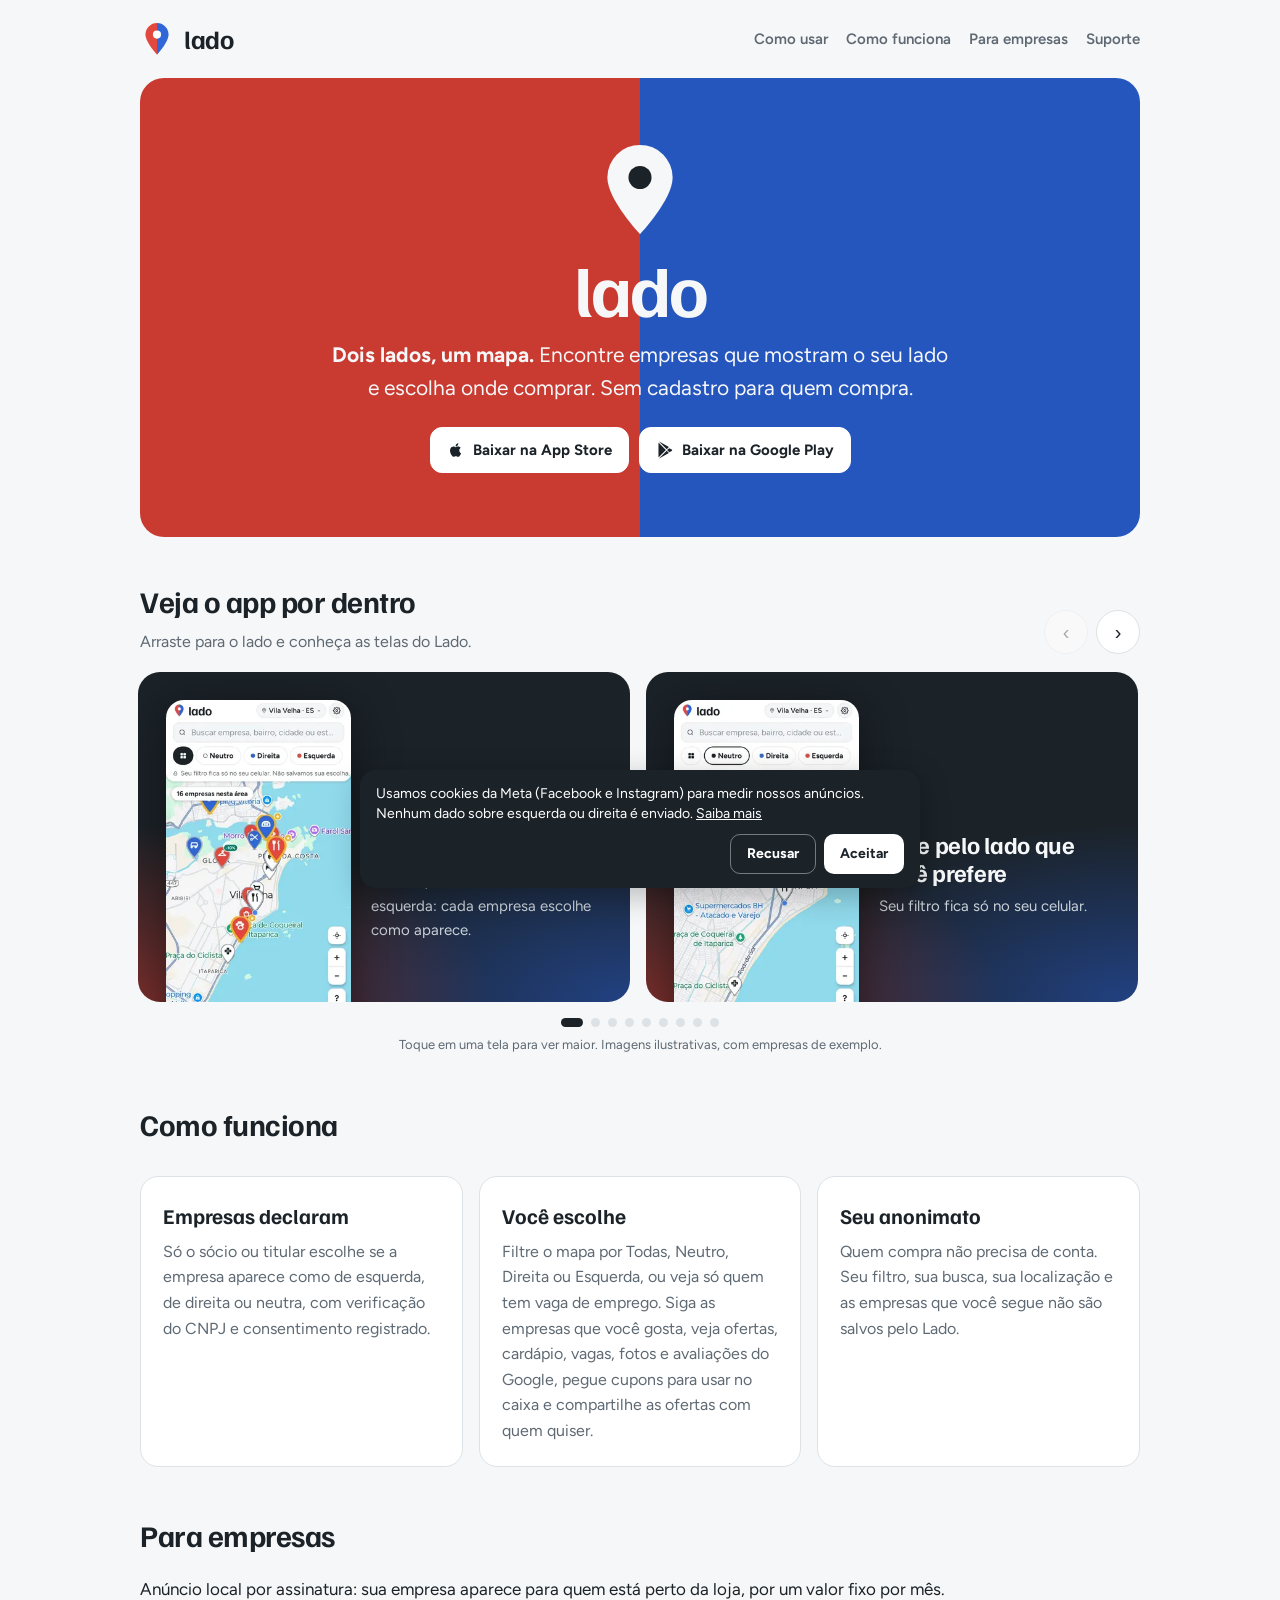
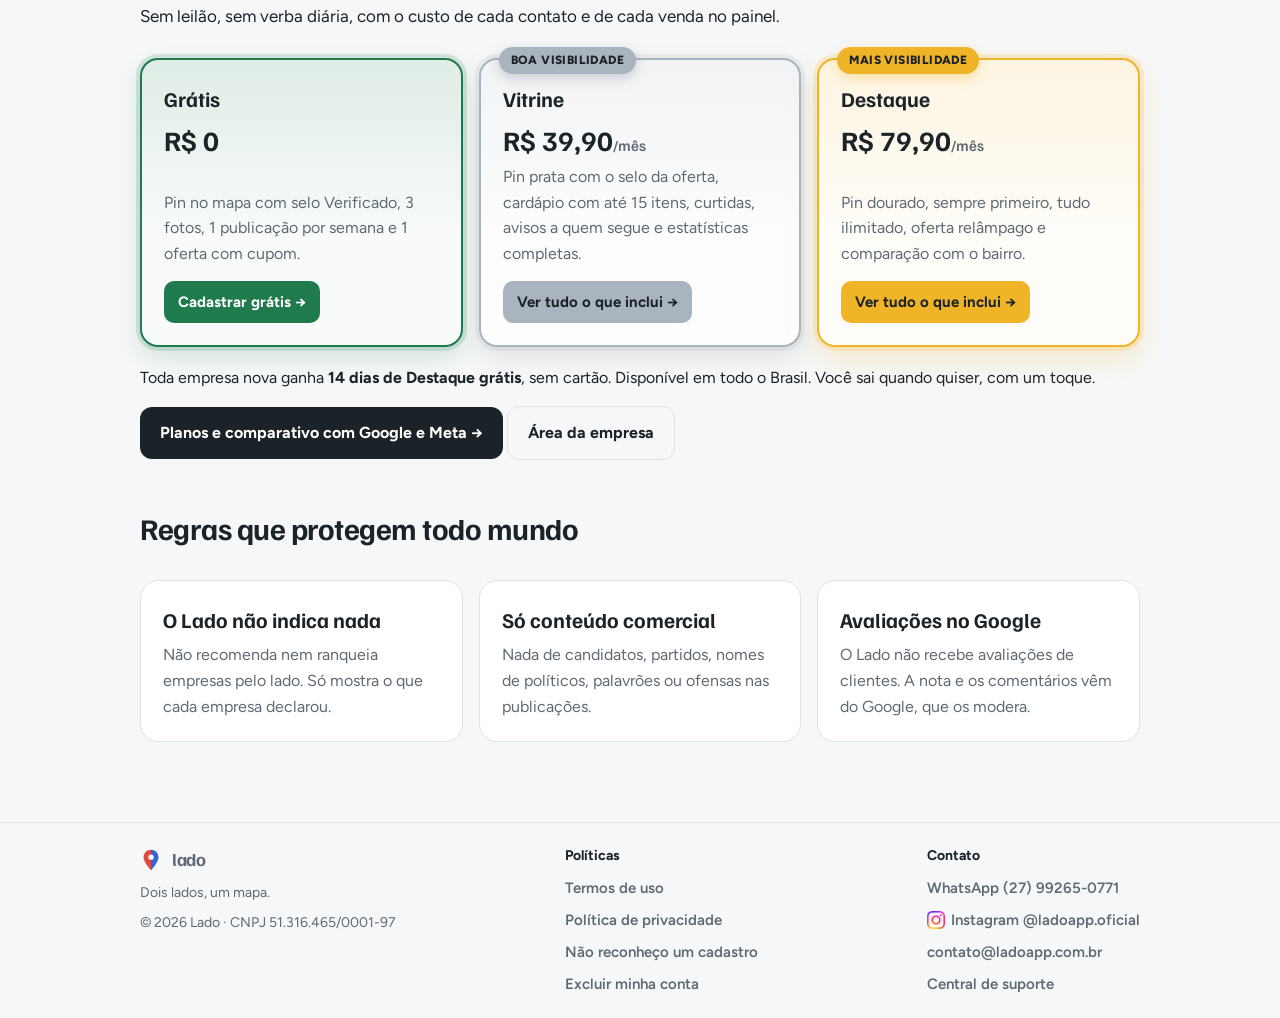
<file: index.html>
<!doctype html>
<html lang="pt-BR">
<head>
<meta charset="utf-8">
<meta name="viewport" content="width=device-width, initial-scale=1">
<title>Lado · Dois lados, um mapa</title>
<meta name="description" content="Encontre empresas que mostram o seu lado e escolha onde comprar.">
<meta name="theme-color" content="#1B2228">
<meta name="facebook-domain-verification" content="1yegoz29eha89z8o2f8drxnde7g658" />
<link rel="icon" href="./favicon.svg" type="image/svg+xml">
<link rel="stylesheet" href="./estilo.css?v=20261111a">
<script>/* Modo app: páginas abertas pelo app (?app=1) não mostram planos, preços nem links de compra. */
(function(){var d=document.documentElement,on=/[?&]app=1(&|$)/.test(location.search);
try{if(on)sessionStorage.setItem('ladoApp','1');on=on||sessionStorage.getItem('ladoApp')==='1';}catch(e){}
if(on){d.classList.add('modo-app');if(/^\/(empresa|empresas|planos)\//.test(location.pathname))d.classList.add('app-bloq');}})();</script>
<script>/* Origem do cadastro (20/11): guarda neste aparelho, por 30 dias, só o nome da campanha do link (utm_*).
Não é cookie de terceiros, não vai para a Meta; vira um registro da empresa quando ela se cadastra. */
(function(){try{if(/[?&]app=1(&|$)/.test(location.search))return;var q=new URLSearchParams(location.search),o={},n=0;
['utm_source','utm_medium','utm_campaign','utm_content','utm_term'].forEach(function(k){var v=q.get(k);if(v){o[k]=v.slice(0,100);n++;}});
if(!n)return;var a=null;try{a=JSON.parse(localStorage.getItem('ladoOrigem')||'null');}catch(e){}
if(a&&a.t&&Date.now()-a.t<30*864e5)return;o.pagina=location.pathname.slice(0,100);o.t=Date.now();localStorage.setItem('ladoOrigem',JSON.stringify(o));}catch(e){}})();</script>
<style>.modo-app .so-site{display:none!important}.app-bloq main>*{display:none!important}.app-bloq main::before{content:"Esta página não está disponível no app.";display:block;padding:64px 20px;text-align:center;font-size:18px}</style>
</head>
<body>
<header class="topo">
  <a class="marca" href="./" aria-label="Lado, página inicial"><svg viewBox="0 0 100 100" aria-hidden="true"><defs><clipPath id="pl"><rect width="50" height="100"/></clipPath><clipPath id="pr"><rect x="50" width="50" height="100"/></clipPath></defs><path clip-path="url(#pl)" d="M50 96C50 96 16 60 16 37a34 34 0 0 1 68 0C84 60 50 96 50 96z" fill="#E2483D"/><path clip-path="url(#pr)" d="M50 96C50 96 16 60 16 37a34 34 0 0 1 68 0C84 60 50 96 50 96z" fill="#2F66D8"/><circle cx="50" cy="37" r="12" fill="#fff"/></svg><span>lado</span></a>
  <nav aria-label="Menu"><a href="./como-usar/">Como usar</a><a href="./#como-funciona">Como funciona</a><a class="so-site" href="./empresas/">Para empresas</a><a href="./suporte/">Suporte</a></nav>
</header>
<main>

<section class="heroi">
  <svg viewBox="0 0 100 100" aria-hidden="true"><path d="M50 96C50 96 16 60 16 37a34 34 0 0 1 68 0C84 60 50 96 50 96z" fill="#F6F7F8"/><circle cx="50" cy="37" r="12" fill="#1B2228"/></svg>
  <h1>lado</h1>
  <p><strong>Dois lados, um mapa.</strong> Encontre empresas que mostram o seu lado e escolha onde comprar. Sem cadastro para quem compra.</p>
  <div class="lojas" aria-label="Lojas de aplicativos"><a class="selo selo-link" href="https://apps.apple.com/br/app/lado-empresas-no-mapa/id6831672111" target="_blank" rel="noopener"><svg width="18" height="18" viewBox="0 0 24 24" fill="currentColor" aria-hidden="true" style="vertical-align:-3px;margin-right:8px"><path d="M16.37 12.6c-.02-2.3 1.88-3.4 1.96-3.46-1.07-1.56-2.73-1.78-3.32-1.8-1.41-.14-2.76.83-3.47.83-.72 0-1.82-.81-3-.79-1.54.02-2.96.9-3.76 2.28-1.6 2.78-.41 6.9 1.15 9.15.76 1.1 1.67 2.34 2.86 2.3 1.15-.05 1.58-.74 2.97-.74 1.38 0 1.77.74 2.98.72 1.23-.02 2.01-1.12 2.77-2.23.87-1.28 1.23-2.52 1.25-2.58-.03-.01-2.4-.92-2.42-3.65zM14.1 5.86c.63-.77 1.06-1.83.94-2.89-.91.04-2.01.61-2.66 1.37-.58.67-1.09 1.76-.96 2.8 1.02.08 2.05-.52 2.68-1.28z"/></svg>Baixar na App Store</a><a class="selo selo-link" href="https://play.google.com/store/apps/details?id=br.com.ladoapp" target="_blank" rel="noopener"><svg width="18" height="18" viewBox="0 0 24 24" fill="currentColor" aria-hidden="true" style="vertical-align:-3px;margin-right:8px"><path d="M3.6 2.3c-.2.2-.3.6-.3 1v17.4c0 .4.1.8.3 1l9.6-9.7zM14.3 13.1l2.9 2.9-11.8 6.7c-.4.2-.8.3-1.1.2zM17.8 9.6l3.1 1.8c.9.5.9 1.3 0 1.8l-3.1 1.8-3.1-3.1zM4.3 1.1c.3-.1.7 0 1.1.2l11.8 6.7-2.9 2.9z"/></svg>Baixar na Google Play</a></div>
</section>

<section class="telas" aria-labelledby="tit-telas">
  <div class="cab">
    <div><h2 id="tit-telas">Veja o app por dentro</h2><p>Arraste para o lado e conheça as telas do Lado.</p></div>
    <div class="setas"><button type="button" id="telaAnt" aria-label="Tela anterior">‹</button><button type="button" id="telaProx" aria-label="Próxima tela">›</button></div>
  </div>
  <div class="trilho" id="trilho" tabindex="0" aria-label="Telas do aplicativo">
    <figure><img src="./telas/c-n1-mapa.webp" data-grande="./telas/z-n1-mapa.webp" width="300" height="602" loading="lazy" decoding="async" alt="Mapa com as empresas perto de você"><figcaption><strong>Encontre empresas perto de você</strong><span>Neutras, de direita ou de esquerda: cada empresa escolhe como aparece.</span></figcaption></figure>
    <figure><img src="./telas/c-n2-neutro.webp" data-grande="./telas/z-n2-neutro.webp" width="300" height="602" loading="lazy" decoding="async" alt="Filtro Neutro ligado no mapa"><figcaption><strong>Filtre pelo lado que você prefere</strong><span>Seu filtro fica só no seu celular.</span></figcaption></figure>
    <figure><img src="./telas/c-n3-card.webp" data-grande="./telas/z-n3-card.webp" width="300" height="602" loading="lazy" decoding="async" alt="Card da empresa no mapa com desconto"><figcaption><strong>Destaques e ofertas no mapa</strong><span>Toque no pin e veja o desconto.</span></figcaption></figure>
    <figure><img src="./telas/c-n4-relampago.webp" data-grande="./telas/z-n4-relampago.webp" width="300" height="602" loading="lazy" decoding="async" alt="Oferta relâmpago com contagem regressiva"><figcaption><strong>Ofertas relâmpago</strong><span>Descontos de poucas horas, com contagem regressiva.</span></figcaption></figure>
    <figure><img src="./telas/c-n5-cupom.webp" data-grande="./telas/z-n5-cupom.webp" width="300" height="602" loading="lazy" decoding="async" alt="Cupom com código para mostrar no caixa"><figcaption><strong>Pegue o cupom e mostre no caixa</strong><span>Um código só seu, que vale uma vez.</span></figcaption></figure>
    <figure><img src="./telas/c-n9-cardapio.webp" data-grande="./telas/z-n9-cardapio.webp" width="300" height="602" loading="lazy" decoding="async" alt="Cardápio da padaria com fotos e preços"><figcaption><strong>Veja o cardápio com preços</strong><span>Produtos com foto, descrição e preço, direto da loja.</span></figcaption></figure>
    <figure><img src="./telas/c-n6-seguir.webp" data-grande="./telas/z-n6-seguir.webp" width="300" height="602" loading="lazy" decoding="async" alt="Perfil da empresa com botão Seguir"><figcaption><strong>Siga suas lojas favoritas</strong><span>Veja as ofertas novas ao abrir o app.</span></figcaption></figure>
    <figure><img src="./telas/c-n7-painel.webp" data-grande="./telas/z-n7-painel.webp" width="300" height="602" loading="lazy" decoding="async" alt="Painel da empresa com custo por contato e por venda"><figcaption><strong>Tem uma empresa? Veja o resultado</strong><span>Quanto custou cada contato e cada venda.</span></figcaption></figure>
    <figure><img src="./telas/c-n8-funil.webp" data-grande="./telas/z-n8-funil.webp" width="300" height="602" loading="lazy" decoding="async" alt="Funil do mapa até a compra"><figcaption><strong>Do mapa até a compra</strong><span>O funil do mês e os cliques nas redes.</span></figcaption></figure>
  </div>
  <div class="pontos" id="pontos" aria-label="Escolher tela"></div>
  <p class="nota">Toque em uma tela para ver maior. Imagens ilustrativas, com empresas de exemplo.</p>
  <div class="lightbox" id="lightbox" hidden role="dialog" aria-modal="true" aria-label="Tela ampliada">
    <button type="button" class="lb-fechar" id="lbFechar" aria-label="Fechar">&times;</button>
    <button type="button" class="lb-seta lb-ant" id="lbAnt" aria-label="Tela anterior">&lsaquo;</button>
    <img id="lbImg" alt="">
    <button type="button" class="lb-seta lb-prox" id="lbProx" aria-label="Próxima tela">&rsaquo;</button>
  </div>
</section>
<script>
(function(){
  var t=document.getElementById('trilho'); if(!t) return;
  var f=[].slice.call(t.querySelectorAll('figure')), p=document.getElementById('pontos');
  var ant=document.getElementById('telaAnt'), prox=document.getElementById('telaProx');
  f.forEach(function(el,i){var b=document.createElement('button');b.type='button';b.setAttribute('aria-label','Tela '+(i+1));b.onclick=function(){ir(i)};p.appendChild(b);});
  function passo(){return f.length>1?f[1].offsetLeft-f[0].offsetLeft:t.clientWidth;}
  function atual(){return Math.round(t.scrollLeft/passo());}
  function ir(i){t.scrollTo({left:Math.max(0,Math.min(i,f.length-1))*passo()});}
  function marcar(){var i=atual(),fim=t.scrollLeft+t.clientWidth>=t.scrollWidth-4;
    [].forEach.call(p.children,function(b,k){b.setAttribute('aria-current',k===(fim?f.length-1:i)?'true':'false')});
    ant.disabled=t.scrollLeft<=4; prox.disabled=fim;}
  ant.onclick=function(){ir(atual()-1)}; prox.onclick=function(){ir(atual()+1)};
  t.addEventListener('scroll',function(){window.requestAnimationFrame(marcar)},{passive:true});
  t.addEventListener('keydown',function(e){if(e.key==='ArrowRight'){e.preventDefault();ir(atual()+1)}if(e.key==='ArrowLeft'){e.preventDefault();ir(atual()-1)}});
  window.addEventListener('resize',marcar); marcar();
  var lb=document.getElementById('lightbox'), li=document.getElementById('lbImg'), at=0, x0=null;
  function abrir(i){at=(i+f.length)%f.length; var im=f[at].querySelector('img'); li.src=im.getAttribute('data-grande'); li.alt=im.alt; lb.hidden=false; document.body.style.overflow='hidden'; document.getElementById('lbFechar').focus();}
  function fechar(){lb.hidden=true; li.removeAttribute('src'); document.body.style.overflow=''; ir(at);}
  f.forEach(function(el,i){el.addEventListener('click',function(){abrir(i)});});
  document.getElementById('lbFechar').onclick=fechar;
  document.getElementById('lbAnt').onclick=function(e){e.stopPropagation();abrir(at-1)};
  document.getElementById('lbProx').onclick=function(e){e.stopPropagation();abrir(at+1)};
  lb.addEventListener('click',function(e){if(e.target===lb)fechar()});
  document.addEventListener('keydown',function(e){if(lb.hidden)return; if(e.key==='Escape')fechar(); if(e.key==='ArrowRight')abrir(at+1); if(e.key==='ArrowLeft')abrir(at-1);});
  lb.addEventListener('touchstart',function(e){x0=e.touches[0].clientX},{passive:true});
  lb.addEventListener('touchend',function(e){if(x0===null)return; var dx=e.changedTouches[0].clientX-x0; x0=null; if(Math.abs(dx)>50)abrir(at+(dx<0?1:-1));},{passive:true});
})();
</script>

<section class="secao" id="como-funciona">
  <h2>Como funciona</h2>
  <div class="grade">
    <div class="cartao"><h3>Empresas declaram</h3><p>Só o sócio ou titular escolhe se a empresa aparece como de esquerda, de direita ou neutra, com verificação do CNPJ e consentimento registrado.</p></div>
    <div class="cartao"><h3>Você escolhe</h3><p>Filtre o mapa por Todas, Neutro, Direita ou Esquerda, ou veja só quem tem vaga de emprego. Siga as empresas que você gosta, veja ofertas, cardápio, vagas, fotos e avaliações do Google, pegue cupons para usar no caixa e compartilhe as ofertas com quem quiser.</p></div>
    <div class="cartao"><h3>Seu anonimato</h3><p>Quem compra não precisa de conta. Seu filtro, sua busca, sua localização e as empresas que você segue não são salvos pelo Lado.</p></div>
  </div>
</section>

<section class="secao so-site" id="empresas">
  <h2>Para empresas</h2>
  <p class="lead-emp">Anúncio local por assinatura: sua empresa aparece para quem está perto da loja, por um valor fixo por mês. Sem leilão, sem verba diária, com o custo de cada contato e de cada venda no painel.</p>
  <div class="grade">
    <a class="cartao gratis plano-link" href="/empresa/"><h3>Grátis</h3><p class="preco">R$ 0</p><p>Pin no mapa com selo Verificado, 3 fotos, 1 publicação por semana e 1 oferta com cupom.</p><span class="cta">Cadastrar grátis →</span></a>
    <a class="cartao prata plano-link" href="/empresas/#planos"><span class="selo-ouro selo-prata">Boa visibilidade</span><h3>Vitrine</h3><p class="preco">R$ 39,90<small>/mês</small></p><p>Pin prata com o selo da oferta, cardápio com até 15 itens, curtidas, avisos a quem segue e estatísticas completas.</p><span class="cta">Ver tudo o que inclui →</span></a>
    <a class="cartao ouro plano-link" href="/empresas/#planos"><span class="selo-ouro">Mais visibilidade</span><h3>Destaque</h3><p class="preco">R$ 79,90<small>/mês</small></p><p>Pin dourado, sempre primeiro, tudo ilimitado, oferta relâmpago e comparação com o bairro.</p><span class="cta">Ver tudo o que inclui →</span></a>
  </div>
  <p style="margin-top:18px">Toda empresa nova ganha <b>14 dias de Destaque grátis</b>, sem cartão. Disponível em todo o Brasil. Você sai quando quiser, com um toque.</p>
  <p style="margin-top:14px"><a class="botao" href="./empresas/">Planos e comparativo com Google e Meta →</a> <a class="botao" style="background:transparent;color:var(--texto);border:1px solid var(--borda)" href="./empresa/">Área da empresa</a></p>
</section>

<section class="secao">
  <h2>Regras que protegem todo mundo</h2>
  <div class="grade">
    <div class="cartao"><h3>O Lado não indica nada</h3><p>Não recomenda nem ranqueia empresas pelo lado. Só mostra o que cada empresa declarou.</p></div>
    <div class="cartao"><h3>Só conteúdo comercial</h3><p>Nada de candidatos, partidos, nomes de políticos, palavrões ou ofensas nas publicações.</p></div>
    <div class="cartao"><h3>Avaliações no Google</h3><p>O Lado não recebe avaliações de clientes. A nota e os comentários vêm do Google, que os modera.</p></div>
  </div>
</section>

</main>
<footer class="rodape"><div class="in">
  <div class="col">
    <a class="marca pequena" href="./" aria-label="Lado, página inicial"><svg viewBox="0 0 100 100" aria-hidden="true"><defs><clipPath id="pl"><rect width="50" height="100"/></clipPath><clipPath id="pr"><rect x="50" width="50" height="100"/></clipPath></defs><path clip-path="url(#pl)" d="M50 96C50 96 16 60 16 37a34 34 0 0 1 68 0C84 60 50 96 50 96z" fill="#E2483D"/><path clip-path="url(#pr)" d="M50 96C50 96 16 60 16 37a34 34 0 0 1 68 0C84 60 50 96 50 96z" fill="#2F66D8"/><circle cx="50" cy="37" r="12" fill="#fff"/></svg><span>lado</span></a>
    <span>Dois lados, um mapa.</span>
    <span>© 2026 Lado · CNPJ 51.316.465/0001-97</span>
  </div>
  <nav class="col" aria-label="Políticas">
    <strong>Políticas</strong>
    <a href="./termos/">Termos de uso</a>
    <a href="./privacidade/">Política de privacidade</a>
    <a href="./nao-reconheco/">Não reconheço um cadastro</a>
    <a href="./excluir-conta/">Excluir minha conta</a>
  </nav>
  <nav class="col" aria-label="Contato">
    <strong>Contato</strong>
    <a href="https://wa.me/5527992650771?text=Ol%C3%A1!%20Preciso%20de%20ajuda%20com%20o%20app%20Lado." target="_blank" rel="noopener">WhatsApp (27) 99265-0771</a>
    <a href="https://www.instagram.com/ladoapp.oficial/" target="_blank" rel="noopener"><img src="/instagram.png" width="18" height="18" alt="" style="vertical-align:-4px;margin-right:6px">Instagram @ladoapp.oficial</a>
    <a href="mailto:contato@ladoapp.com.br">contato@ladoapp.com.br</a>
    <a href="./suporte/">Central de suporte</a>
  </nav>
</div></footer>
<div id="ckBanner" class="ck" hidden role="dialog" aria-label="Aviso de cookies">
  <p>Usamos cookies da Meta (Facebook e Instagram) para medir nossos anúncios. Nenhum dado sobre esquerda ou direita é enviado. <a href="/privacidade/#cookies">Saiba mais</a></p>
  <div><button type="button" id="ckNao">Recusar</button><button type="button" id="ckSim">Aceitar</button></div>
</div>
<style>.ck{position:fixed;left:12px;right:12px;bottom:12px;z-index:50;max-width:560px;margin:0 auto;background:#1B2228;color:#fff;border-radius:16px;padding:14px 16px;box-shadow:0 8px 30px rgba(0,0,0,.25);font-size:14px;line-height:20px}.ck p{margin:0 0 10px}.ck a{color:#fff}.ck div{display:flex;gap:8px;justify-content:flex-end}.ck button{border:0;border-radius:10px;padding:9px 16px;font:inherit;font-weight:700;cursor:pointer}#ckNao{background:transparent;color:#fff;border:1px solid rgba(255,255,255,.4)}#ckSim{background:#fff;color:#1B2228}.ck[hidden]{display:none}</style>
<script>(function(){
var ID='1447078484261423';
if(document.documentElement.classList.contains('modo-app'))return;
function ler(){try{return localStorage.getItem('ladoCookies')}catch(e){return null}}
function gravar(v){try{localStorage.setItem('ladoCookies',v)}catch(e){}}
function carregar(){
  !function(f,b,e,v,n,t,s){if(f.fbq)return;n=f.fbq=function(){n.callMethod?n.callMethod.apply(n,arguments):n.queue.push(arguments)};if(!f._fbq)f._fbq=n;n.push=n;n.loaded=!0;n.version='2.0';n.queue=[];t=b.createElement(e);t.async=!0;t.src=v;s=b.getElementsByTagName(e)[0];s.parentNode.insertBefore(t,s)}(window,document,'script','https://connect.facebook.net/en_US/fbevents.js');
  fbq('set','autoConfig',false,ID);
  fbq('init',ID);
  fbq('track','PageView');
  var visto=false,sec=document.getElementById('empresas');
  if(sec&&'IntersectionObserver' in window){var o=new IntersectionObserver(function(es){if(!visto&&es[0].isIntersecting){visto=true;fbq('track','ViewContent',{content_name:'Para empresas'});o.disconnect();}},{threshold:0.3});o.observe(sec);}
  document.addEventListener('click',function(ev){var a=ev.target.closest&&ev.target.closest('a[href]');if(!a)return;var h=a.getAttribute('href')||'';
    if(/(^|\/)empresa\/?(#|$)/.test(h))fbq('track','Lead',{content_name:'Cadastro empresa'});
    else if(/apps\.apple\.com|play\.google\.com/.test(h))fbq('track','Lead',{content_name:'Baixar app'});
    else if(/wa\.me\/5527992650771/.test(h))fbq('track','Contact',{content_name:'WhatsApp suporte'});},true);
}
var c=ler();
if(c==='sim'){carregar();return;}
if(c==='nao')return;
var b=document.getElementById('ckBanner');b.hidden=false;
document.getElementById('ckSim').onclick=function(){gravar('sim');b.hidden=true;carregar();};
document.getElementById('ckNao').onclick=function(){gravar('nao');b.hidden=true;};
})();</script>
</body>
</html>
</file>
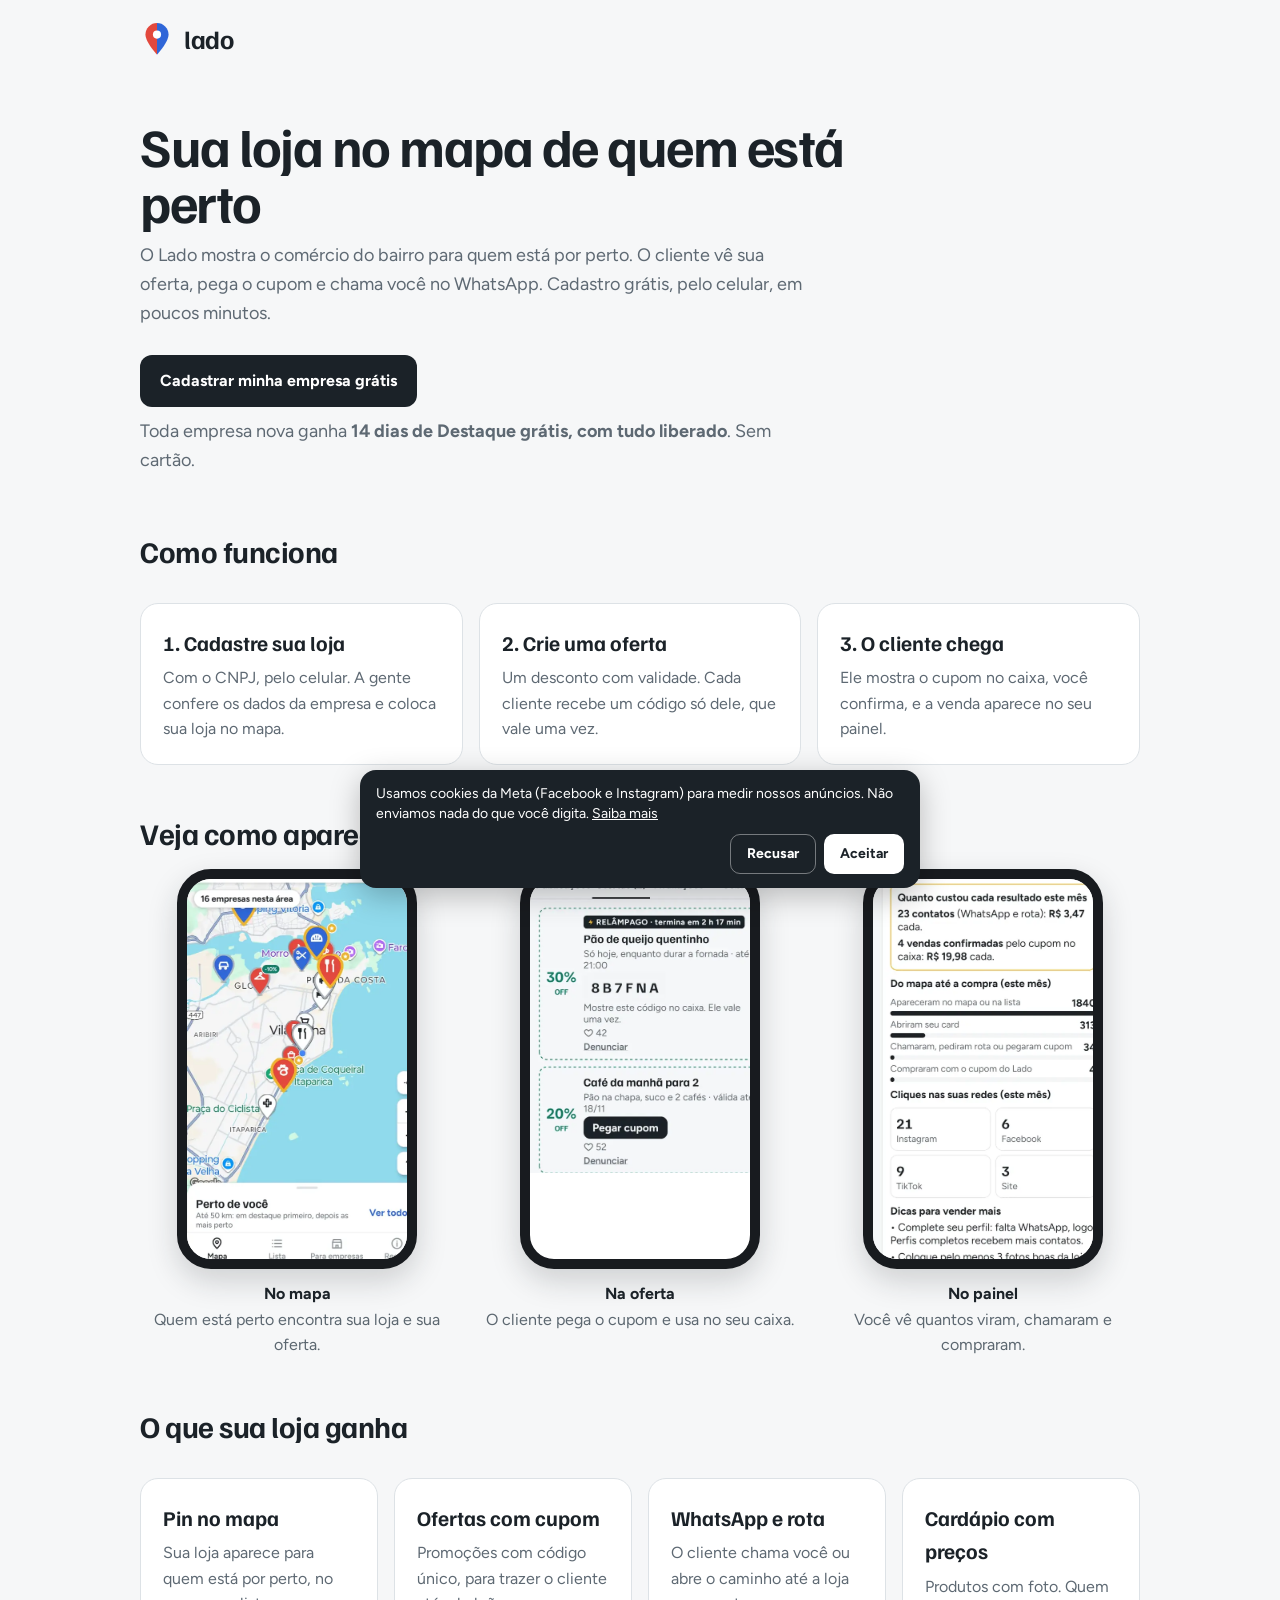
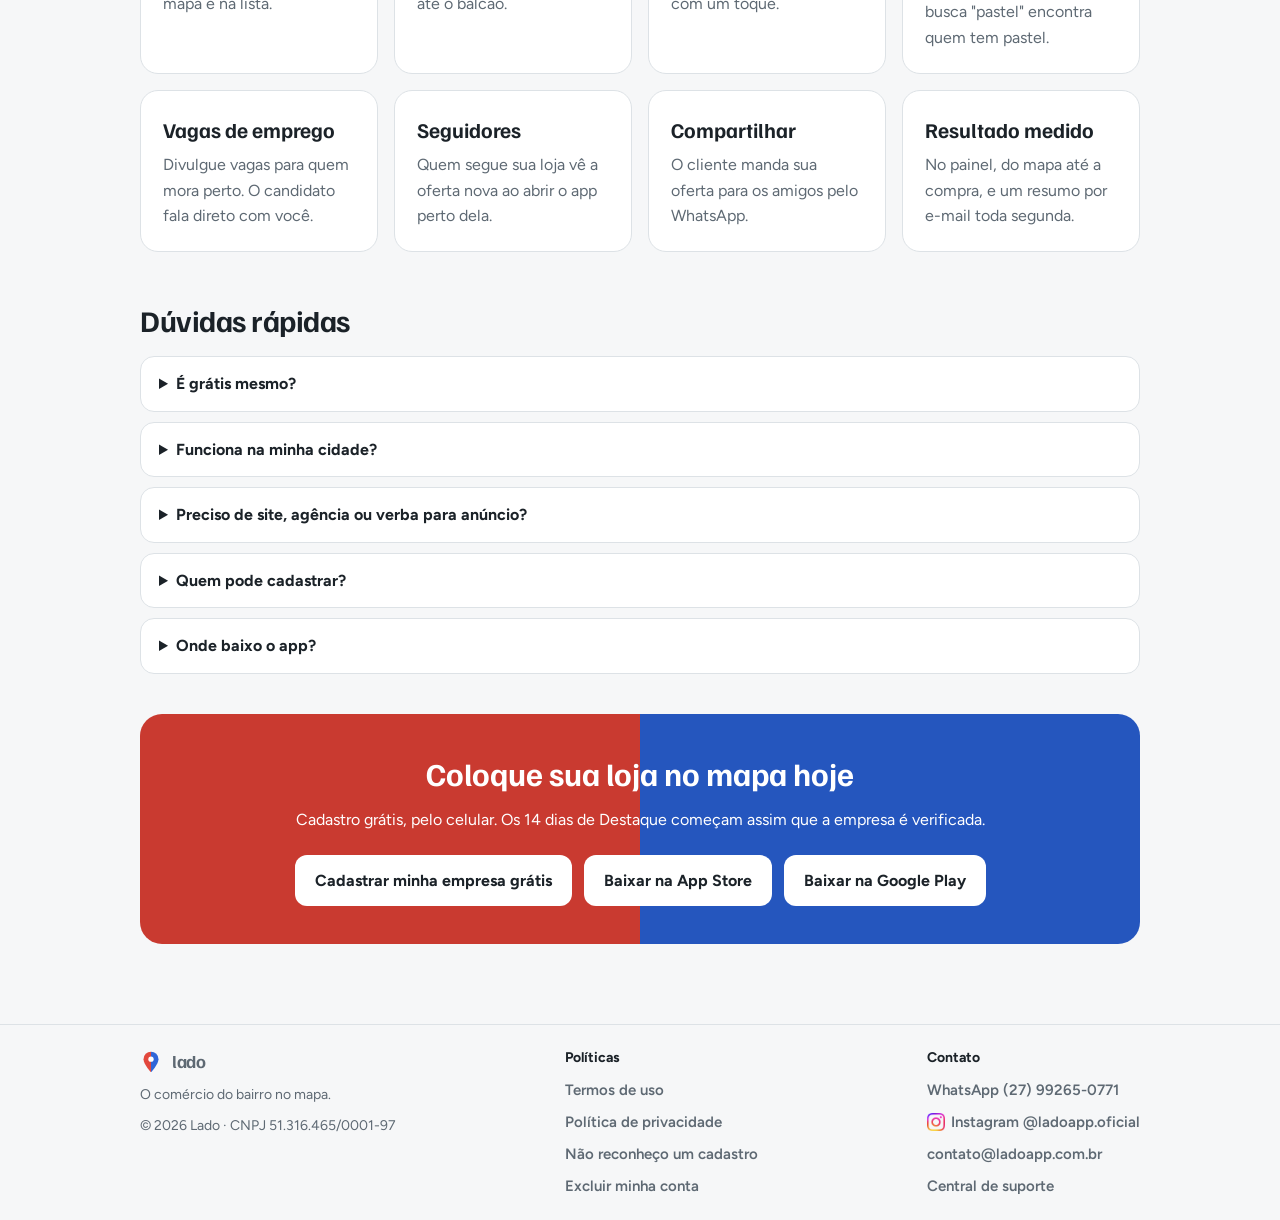
<file: comece/index.html>
<!doctype html>
<html lang="pt-BR">
<head>
<meta charset="utf-8">
<meta name="viewport" content="width=device-width, initial-scale=1">
<title>Lado · Sua loja no mapa de quem está perto</title>
<meta name="description" content="Coloque sua loja no mapa de quem está perto: ofertas com cupom, WhatsApp e resultado no painel. Cadastro grátis.">
<meta name="theme-color" content="#1B2228">
<link rel="icon" href="../favicon.svg" type="image/svg+xml">
<link rel="stylesheet" href="../estilo.css?v=20261111a">
<script>/* Modo app: páginas abertas pelo app (?app=1) não mostram planos, preços nem links de compra. */
(function(){var d=document.documentElement,on=/[?&]app=1(&|$)/.test(location.search);
try{if(on)sessionStorage.setItem('ladoApp','1');on=on||sessionStorage.getItem('ladoApp')==='1';}catch(e){}
if(on){d.classList.add('modo-app');if(/^\/(empresa|empresas|planos)\//.test(location.pathname))d.classList.add('app-bloq');}})();</script>
<script>/* Origem do cadastro (20/11): guarda neste aparelho, por 30 dias, só o nome da campanha do link (utm_*).
Não é cookie de terceiros, não vai para a Meta; vira um registro da empresa quando ela se cadastra. */
(function(){try{if(/[?&]app=1(&|$)/.test(location.search))return;var q=new URLSearchParams(location.search),o={},n=0;
['utm_source','utm_medium','utm_campaign','utm_content','utm_term'].forEach(function(k){var v=q.get(k);if(v){o[k]=v.slice(0,100);n++;}});
if(!n)return;var a=null;try{a=JSON.parse(localStorage.getItem('ladoOrigem')||'null');}catch(e){}
if(a&&a.t&&Date.now()-a.t<30*864e5)return;o.pagina=location.pathname.slice(0,100);o.t=Date.now();localStorage.setItem('ladoOrigem',JSON.stringify(o));}catch(e){}})();</script>
<style>.modo-app .so-site{display:none!important}.app-bloq main>*{display:none!important}.app-bloq main::before{content:"Esta página não está disponível no app.";display:block;padding:64px 20px;text-align:center;font-size:18px}</style>
</head>
<body>
<header class="topo">
  <a class="marca" href="/empresa/" aria-label="Lado, cadastrar empresa"><svg viewBox="0 0 100 100" aria-hidden="true"><defs><clipPath id="pl"><rect width="50" height="100"/></clipPath><clipPath id="pr"><rect x="50" width="50" height="100"/></clipPath></defs><path clip-path="url(#pl)" d="M50 96C50 96 16 60 16 37a34 34 0 0 1 68 0C84 60 50 96 50 96z" fill="#E2483D"/><path clip-path="url(#pr)" d="M50 96C50 96 16 60 16 37a34 34 0 0 1 68 0C84 60 50 96 50 96z" fill="#2F66D8"/><circle cx="50" cy="37" r="12" fill="#fff"/></svg><span>lado</span></a>
  
</header>
<main>
<section class="guia-topo emp-topo">
  <h1>Sua loja no mapa de quem está perto</h1>
  <p>O Lado mostra o comércio do bairro para quem está por perto. O cliente vê sua oferta, pega o cupom e chama você no WhatsApp. Cadastro grátis, pelo celular, em poucos minutos.</p>
  <p style="margin-top:18px"><a class="botao" href="/empresa/">Cadastrar minha empresa grátis</a></p>
  <p class="meta-emp">Toda empresa nova ganha <b>14 dias de Destaque grátis, com tudo liberado</b>. Sem cartão.</p>
</section>

<section class="secao">
  <h2>Como funciona</h2>
  <div class="grade">
    <div class="cartao"><h3>1. Cadastre sua loja</h3><p>Com o CNPJ, pelo celular. A gente confere os dados da empresa e coloca sua loja no mapa.</p></div>
    <div class="cartao"><h3>2. Crie uma oferta</h3><p>Um desconto com validade. Cada cliente recebe um código só dele, que vale uma vez.</p></div>
    <div class="cartao"><h3>3. O cliente chega</h3><p>Ele mostra o cupom no caixa, você confirma, e a venda aparece no seu painel.</p></div>
  </div>
</section>

<section class="secao">
  <h2>Veja como aparece</h2>
  <div style="display:grid;grid-template-columns:repeat(auto-fit,minmax(220px,1fr));gap:28px;align-items:start;justify-items:center">
    <figure style="margin:0;display:flex;flex-direction:column;align-items:center;gap:12px;text-align:center"><div style="width:240px;height:400px;overflow:hidden;border:10px solid #181B1F;border-radius:34px;background:#fff;box-shadow:0 12px 30px rgba(27,34,40,.18)"><img src="../telas/z-n1-mapa.webp" width="240" height="482" alt="Mapa do Lado no celular, com as lojas e ofertas perto" loading="lazy" style="display:block;width:240px;height:482px;margin-top:-102px"></div><figcaption><strong>No mapa</strong><br><span style="color:#5C6770">Quem está perto encontra sua loja e sua oferta.</span></figcaption></figure>
    <figure style="margin:0;display:flex;flex-direction:column;align-items:center;gap:12px;text-align:center"><div style="width:240px;height:400px;overflow:hidden;border:10px solid #181B1F;border-radius:34px;background:#fff;box-shadow:0 12px 30px rgba(27,34,40,.18)"><img src="../telas/z-n5-cupom.webp" width="240" height="482" alt="Oferta relâmpago com código de cupom no celular" loading="lazy" style="display:block;width:240px;height:482px;margin-top:-188px"></div><figcaption><strong>Na oferta</strong><br><span style="color:#5C6770">O cliente pega o cupom e usa no seu caixa.</span></figcaption></figure>
    <figure style="margin:0;display:flex;flex-direction:column;align-items:center;gap:12px;text-align:center"><div style="width:240px;height:400px;overflow:hidden;border:10px solid #181B1F;border-radius:34px;background:#fff;box-shadow:0 12px 30px rgba(27,34,40,.18)"><img src="../telas/z-n8-funil.webp" width="240" height="482" alt="Painel da empresa com o caminho do mapa até a compra" loading="lazy" style="display:block;width:240px;height:482px;margin-top:-32px"></div><figcaption><strong>No painel</strong><br><span style="color:#5C6770">Você vê quantos viram, chamaram e compraram.</span></figcaption></figure>
  </div>
</section>

<section class="secao">
  <h2>O que sua loja ganha</h2>
  <div class="grade grade-4">
    <div class="cartao"><h3>Pin no mapa</h3><p>Sua loja aparece para quem está por perto, no mapa e na lista.</p></div>
    <div class="cartao"><h3>Ofertas com cupom</h3><p>Promoções com código único, para trazer o cliente até o balcão.</p></div>
    <div class="cartao"><h3>WhatsApp e rota</h3><p>O cliente chama você ou abre o caminho até a loja com um toque.</p></div>
    <div class="cartao"><h3>Cardápio com preços</h3><p>Produtos com foto. Quem busca "pastel" encontra quem tem pastel.</p></div>
    <div class="cartao"><h3>Vagas de emprego</h3><p>Divulgue vagas para quem mora perto. O candidato fala direto com você.</p></div>
    <div class="cartao"><h3>Seguidores</h3><p>Quem segue sua loja vê a oferta nova ao abrir o app perto dela.</p></div>
    <div class="cartao"><h3>Compartilhar</h3><p>O cliente manda sua oferta para os amigos pelo WhatsApp.</p></div>
    <div class="cartao"><h3>Resultado medido</h3><p>No painel, do mapa até a compra, e um resumo por e-mail toda segunda.</p></div>
  </div>
</section>

<section class="secao">
  <h2>Dúvidas rápidas</h2>
  <details><summary>É grátis mesmo?</summary><p>Sim. Colocar a loja no mapa, criar oferta com cupom e receber contatos é grátis. Toda empresa nova ainda ganha 14 dias de Destaque com tudo liberado, sem cartão. Depois, se quiser mais visibilidade, existem planos opcionais; ninguém é cobrado sem contratar.</p></details>
  <details><summary>Funciona na minha cidade?</summary><p>Sim, o Lado funciona em todo o Brasil. Quem chega primeiro no bairro sai na frente: sua loja aparece para quem está por perto.</p></details>
  <details><summary>Preciso de site, agência ou verba para anúncio?</summary><p>Não. Tudo é feito pelo celular, e você mesmo publica ofertas, fotos e vagas.</p></details>
  <details><summary>Quem pode cadastrar?</summary><p>O sócio ou titular de uma empresa com CNPJ ativo, incluindo MEI. A gente confere os dados antes de colocar a loja no mapa.</p></details>
  <details><summary>Onde baixo o app?</summary><p>O Lado é grátis na App Store (iPhone) e na Google Play (Android). O cadastro da empresa também pode ser feito aqui no site.</p></details>
</section>

<section class="chamada">
  <h2>Coloque sua loja no mapa hoje</h2>
  <p>Cadastro grátis, pelo celular. Os 14 dias de Destaque começam assim que a empresa é verificada.</p>
  <a class="botao" href="/empresa/">Cadastrar minha empresa grátis</a>
  <a class="botao" href="https://apps.apple.com/br/app/lado-empresas-no-mapa/id6831672111" target="_blank" rel="noopener">Baixar na App Store</a>
  <a class="botao" href="https://play.google.com/store/apps/details?id=br.com.ladoapp" target="_blank" rel="noopener">Baixar na Google Play</a>
</section>

</main>
<footer class="rodape"><div class="in">
  <div class="col">
    <a class="marca pequena" href="../" aria-label="Lado, página inicial"><svg viewBox="0 0 100 100" aria-hidden="true"><defs><clipPath id="pl"><rect width="50" height="100"/></clipPath><clipPath id="pr"><rect x="50" width="50" height="100"/></clipPath></defs><path clip-path="url(#pl)" d="M50 96C50 96 16 60 16 37a34 34 0 0 1 68 0C84 60 50 96 50 96z" fill="#E2483D"/><path clip-path="url(#pr)" d="M50 96C50 96 16 60 16 37a34 34 0 0 1 68 0C84 60 50 96 50 96z" fill="#2F66D8"/><circle cx="50" cy="37" r="12" fill="#fff"/></svg><span>lado</span></a>
    <span>O comércio do bairro no mapa.</span>
    <span>© 2026 Lado · CNPJ 51.316.465/0001-97</span>
  </div>
  <nav class="col" aria-label="Políticas">
    <strong>Políticas</strong>
    <a href="../termos/">Termos de uso</a>
    <a href="../privacidade/">Política de privacidade</a>
    <a href="../nao-reconheco/">Não reconheço um cadastro</a>
    <a href="../excluir-conta/">Excluir minha conta</a>
  </nav>
  <nav class="col" aria-label="Contato">
    <strong>Contato</strong>
    <a href="https://wa.me/5527992650771?text=Ol%C3%A1!%20Preciso%20de%20ajuda%20com%20o%20app%20Lado." target="_blank" rel="noopener">WhatsApp (27) 99265-0771</a>
    <a href="https://www.instagram.com/ladoapp.oficial/" target="_blank" rel="noopener"><img src="/instagram.png" width="18" height="18" alt="" style="vertical-align:-4px;margin-right:6px">Instagram @ladoapp.oficial</a>
    <a href="mailto:contato@ladoapp.com.br">contato@ladoapp.com.br</a>
    <a href="../suporte/">Central de suporte</a>
  </nav>
</div></footer>

<div id="ckBanner" class="ck" hidden role="dialog" aria-label="Aviso de cookies">
  <p>Usamos cookies da Meta (Facebook e Instagram) para medir nossos anúncios. Não enviamos nada do que você digita. <a href="/privacidade/#cookies">Saiba mais</a></p>
  <div><button type="button" id="ckNao">Recusar</button><button type="button" id="ckSim">Aceitar</button></div>
</div>
<style>.ck{position:fixed;left:12px;right:12px;bottom:12px;z-index:50;max-width:560px;margin:0 auto;background:#1B2228;color:#fff;border-radius:16px;padding:14px 16px;box-shadow:0 8px 30px rgba(0,0,0,.25);font-size:14px;line-height:20px}.ck p{margin:0 0 10px}.ck a{color:#fff}.ck div{display:flex;gap:8px;justify-content:flex-end}.ck button{border:0;border-radius:10px;padding:9px 16px;font:inherit;font-weight:700;cursor:pointer}#ckNao{background:transparent;color:#fff;border:1px solid rgba(255,255,255,.4)}#ckSim{background:#fff;color:#1B2228}.ck[hidden]{display:none}</style>
<script>(function(){
var ID='1447078484261423';
if(document.documentElement.classList.contains('modo-app'))return;
function ler(){try{return localStorage.getItem('ladoCookies')}catch(e){return null}}
function gravar(v){try{localStorage.setItem('ladoCookies',v)}catch(e){}}
function carregar(){
  !function(f,b,e,v,n,t,s){if(f.fbq)return;n=f.fbq=function(){n.callMethod?n.callMethod.apply(n,arguments):n.queue.push(arguments)};if(!f._fbq)f._fbq=n;n.push=n;n.loaded=!0;n.version='2.0';n.queue=[];t=b.createElement(e);t.async=!0;t.src=v;s=b.getElementsByTagName(e)[0];s.parentNode.insertBefore(t,s)}(window,document,'script','https://connect.facebook.net/en_US/fbevents.js');
  fbq('set','autoConfig',false,ID);
  fbq('init',ID);
  fbq('track','PageView');
  var visto=false,sec=document.getElementById('empresas');
  if(sec&&'IntersectionObserver' in window){var o=new IntersectionObserver(function(es){if(!visto&&es[0].isIntersecting){visto=true;fbq('track','ViewContent',{content_name:'Para empresas'});o.disconnect();}},{threshold:0.3});o.observe(sec);}
  document.addEventListener('click',function(ev){var a=ev.target.closest&&ev.target.closest('a[href]');if(!a)return;var h=a.getAttribute('href')||'';
    if(/(^|\/)empresa\/?(#|$)/.test(h))fbq('track','Lead',{content_name:'Cadastro empresa'});
    else if(/apps\.apple\.com|play\.google\.com/.test(h))fbq('track','Lead',{content_name:'Baixar app'});
    else if(/wa\.me\/5527992650771/.test(h))fbq('track','Contact',{content_name:'WhatsApp suporte'});},true);
}
var c=ler();
if(c==='sim'){carregar();return;}
if(c==='nao')return;
var b=document.getElementById('ckBanner');b.hidden=false;
document.getElementById('ckSim').onclick=function(){gravar('sim');b.hidden=true;carregar();};
document.getElementById('ckNao').onclick=function(){gravar('nao');b.hidden=true;};
})();</script>
</body>
</html>
</file>
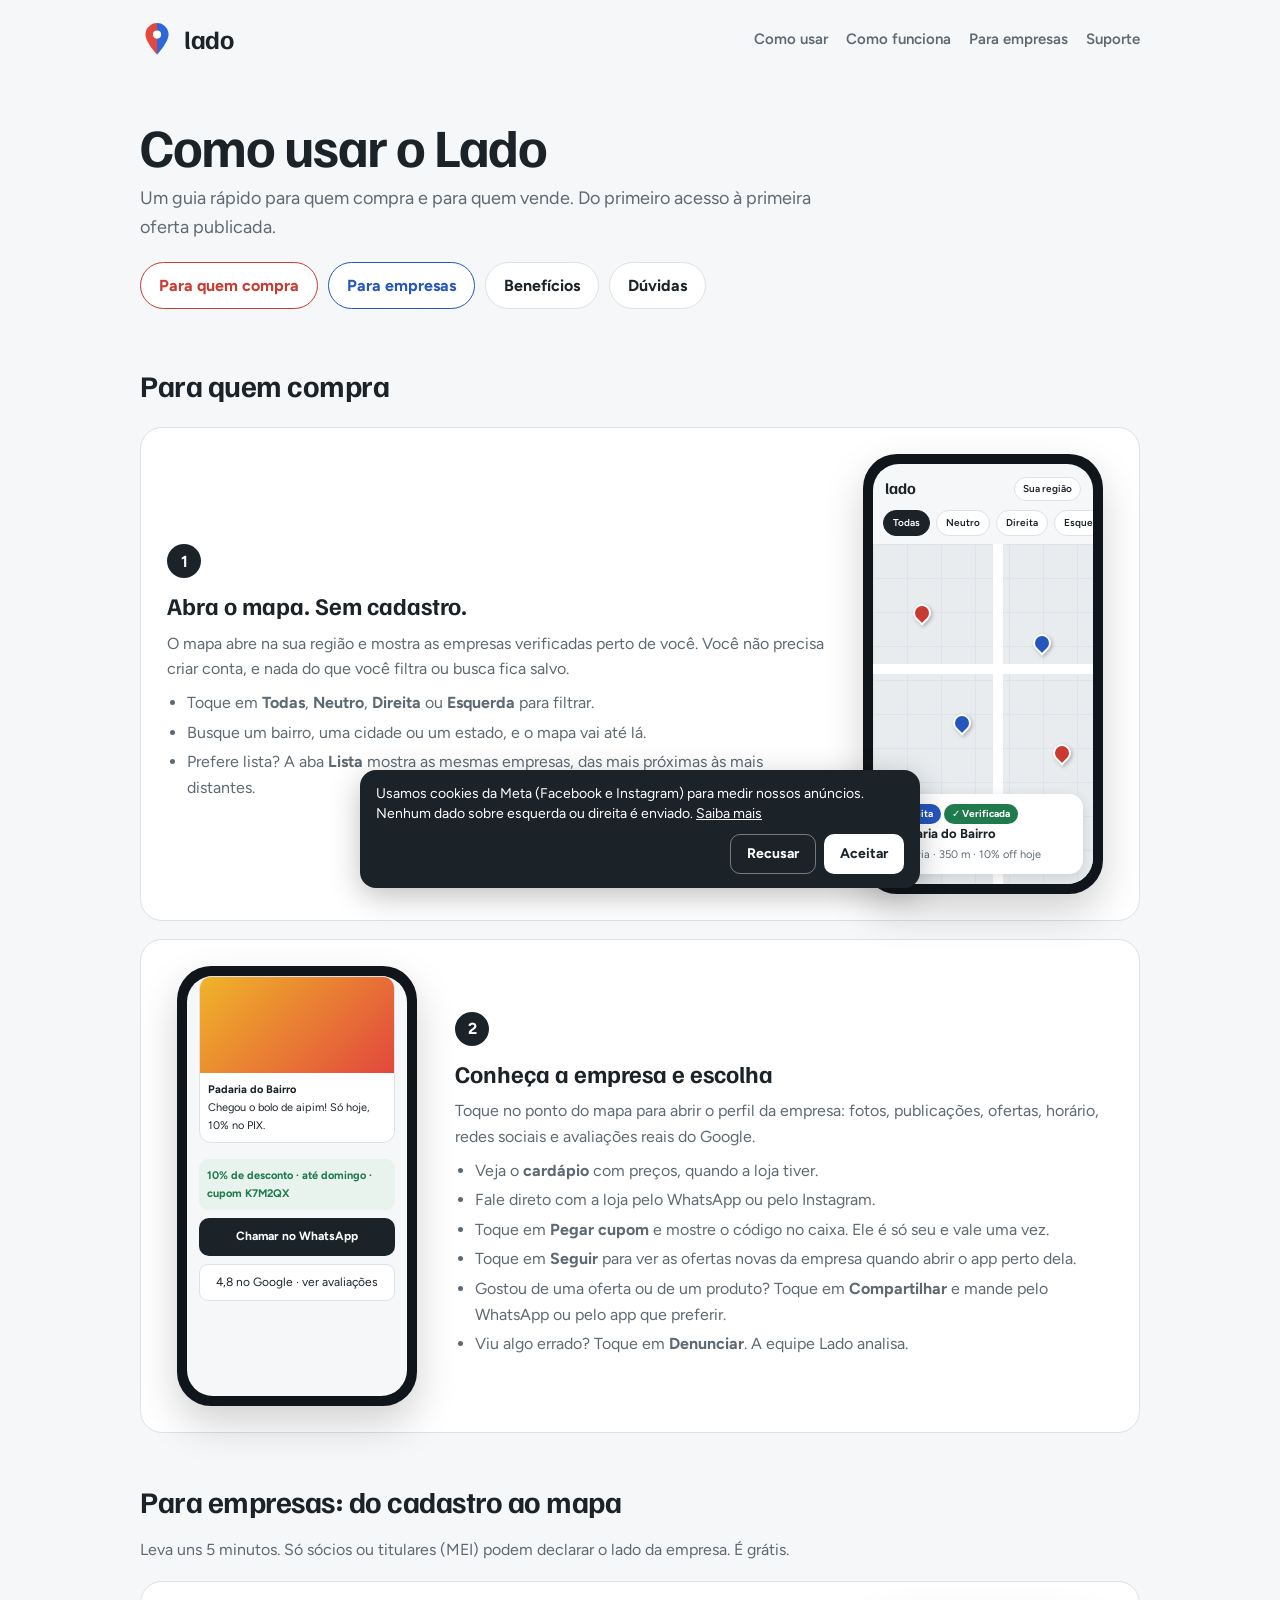
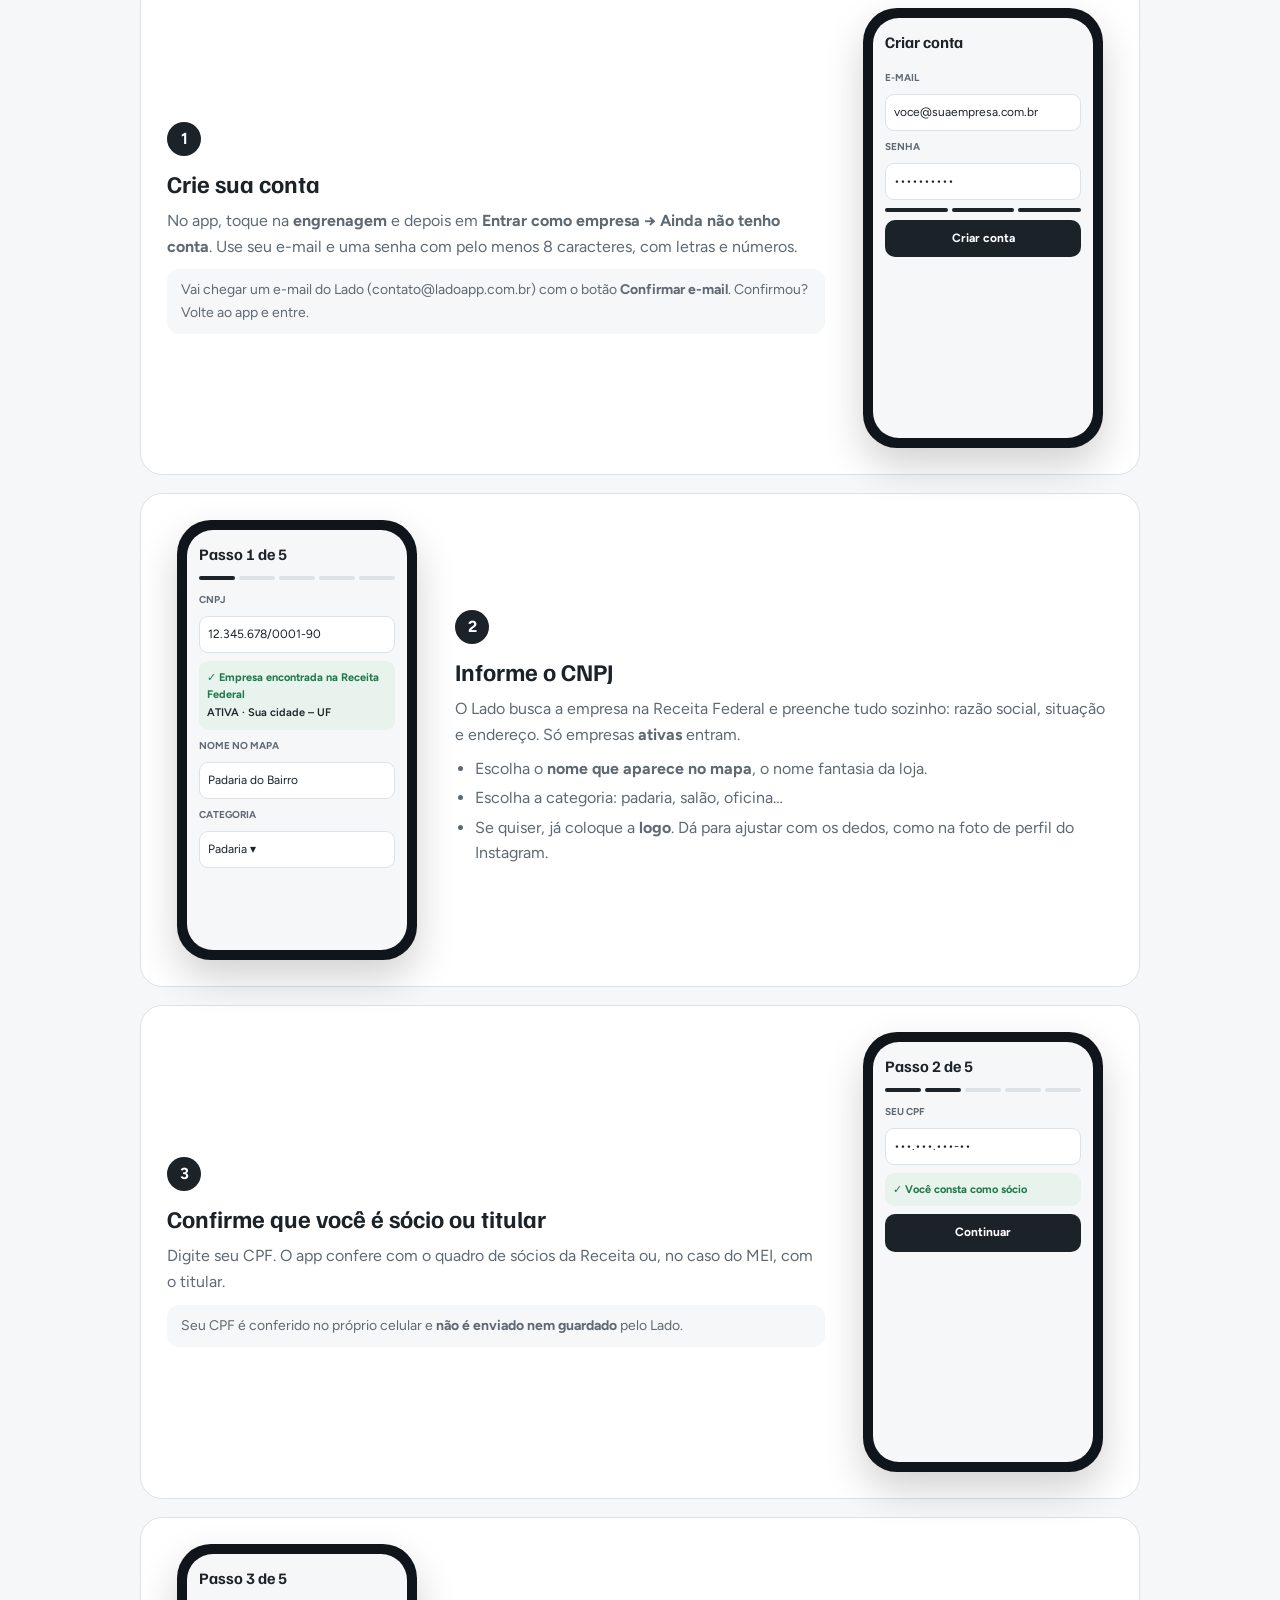
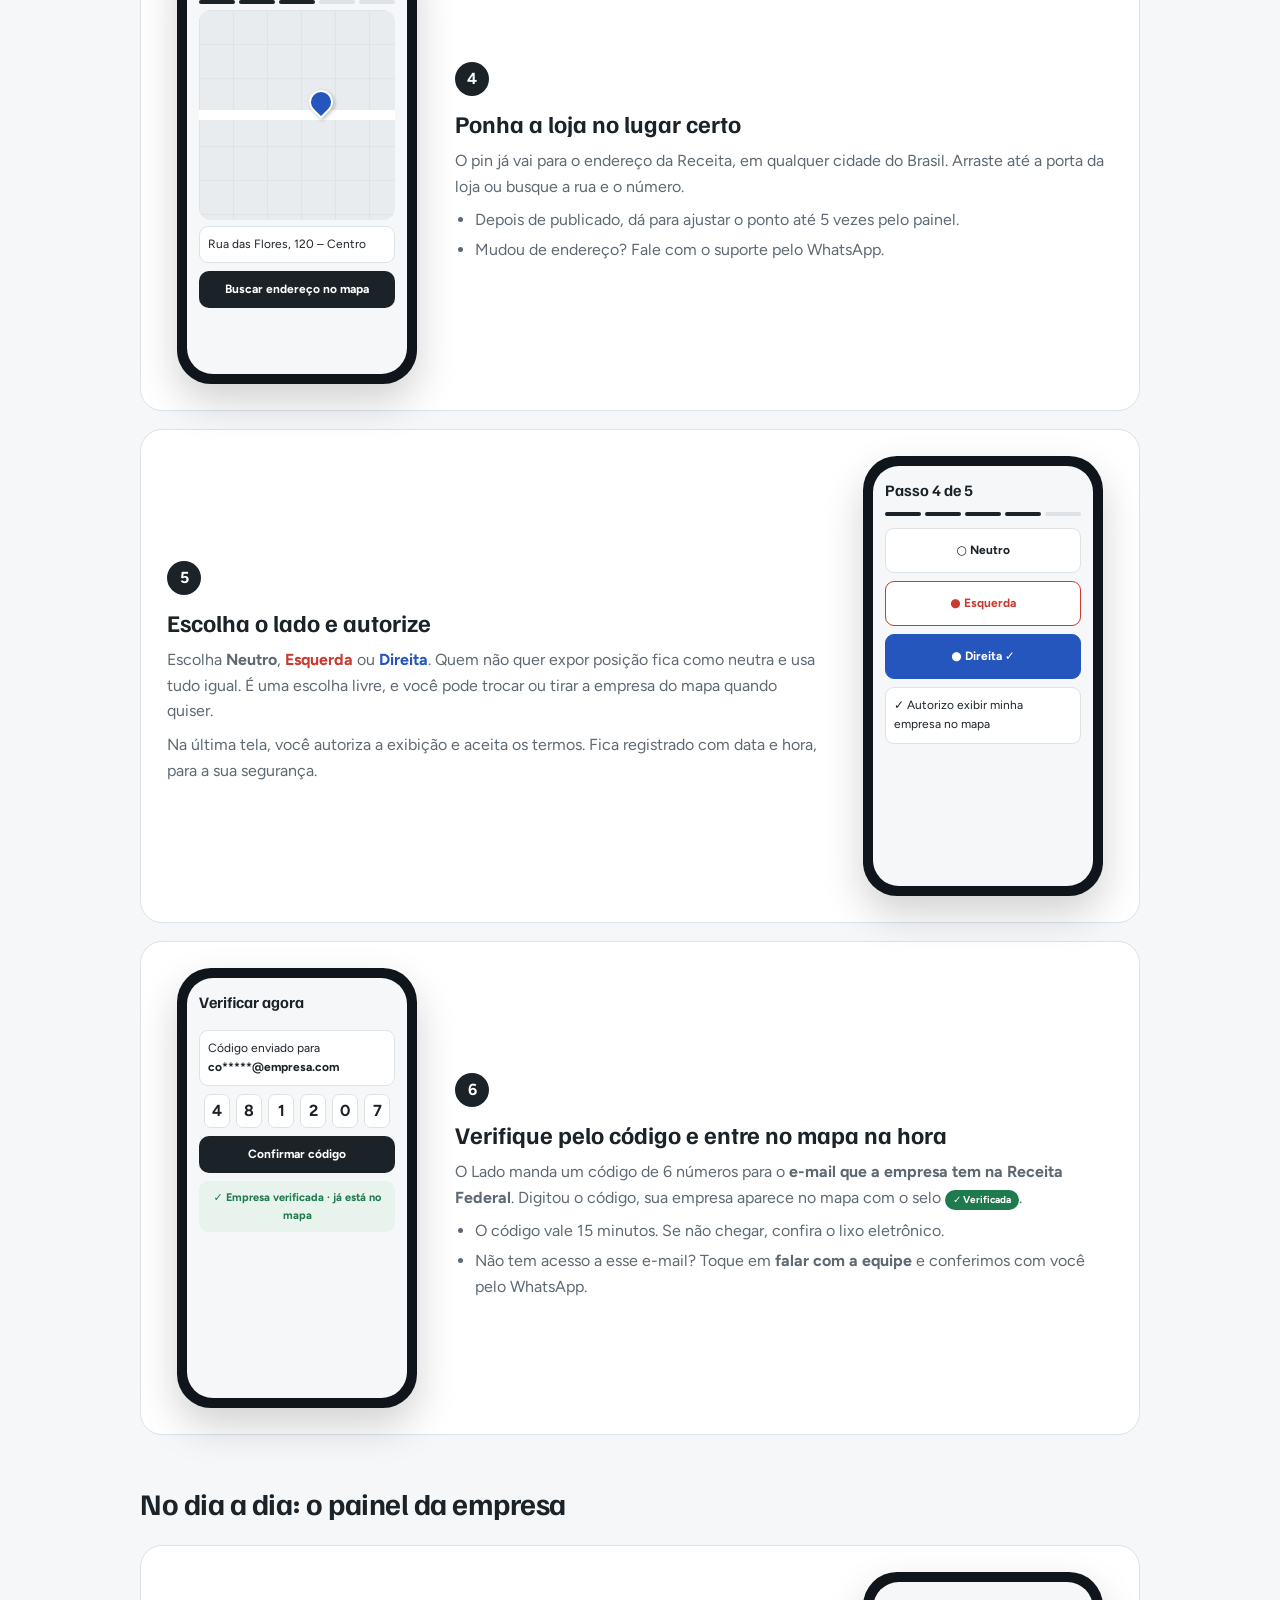
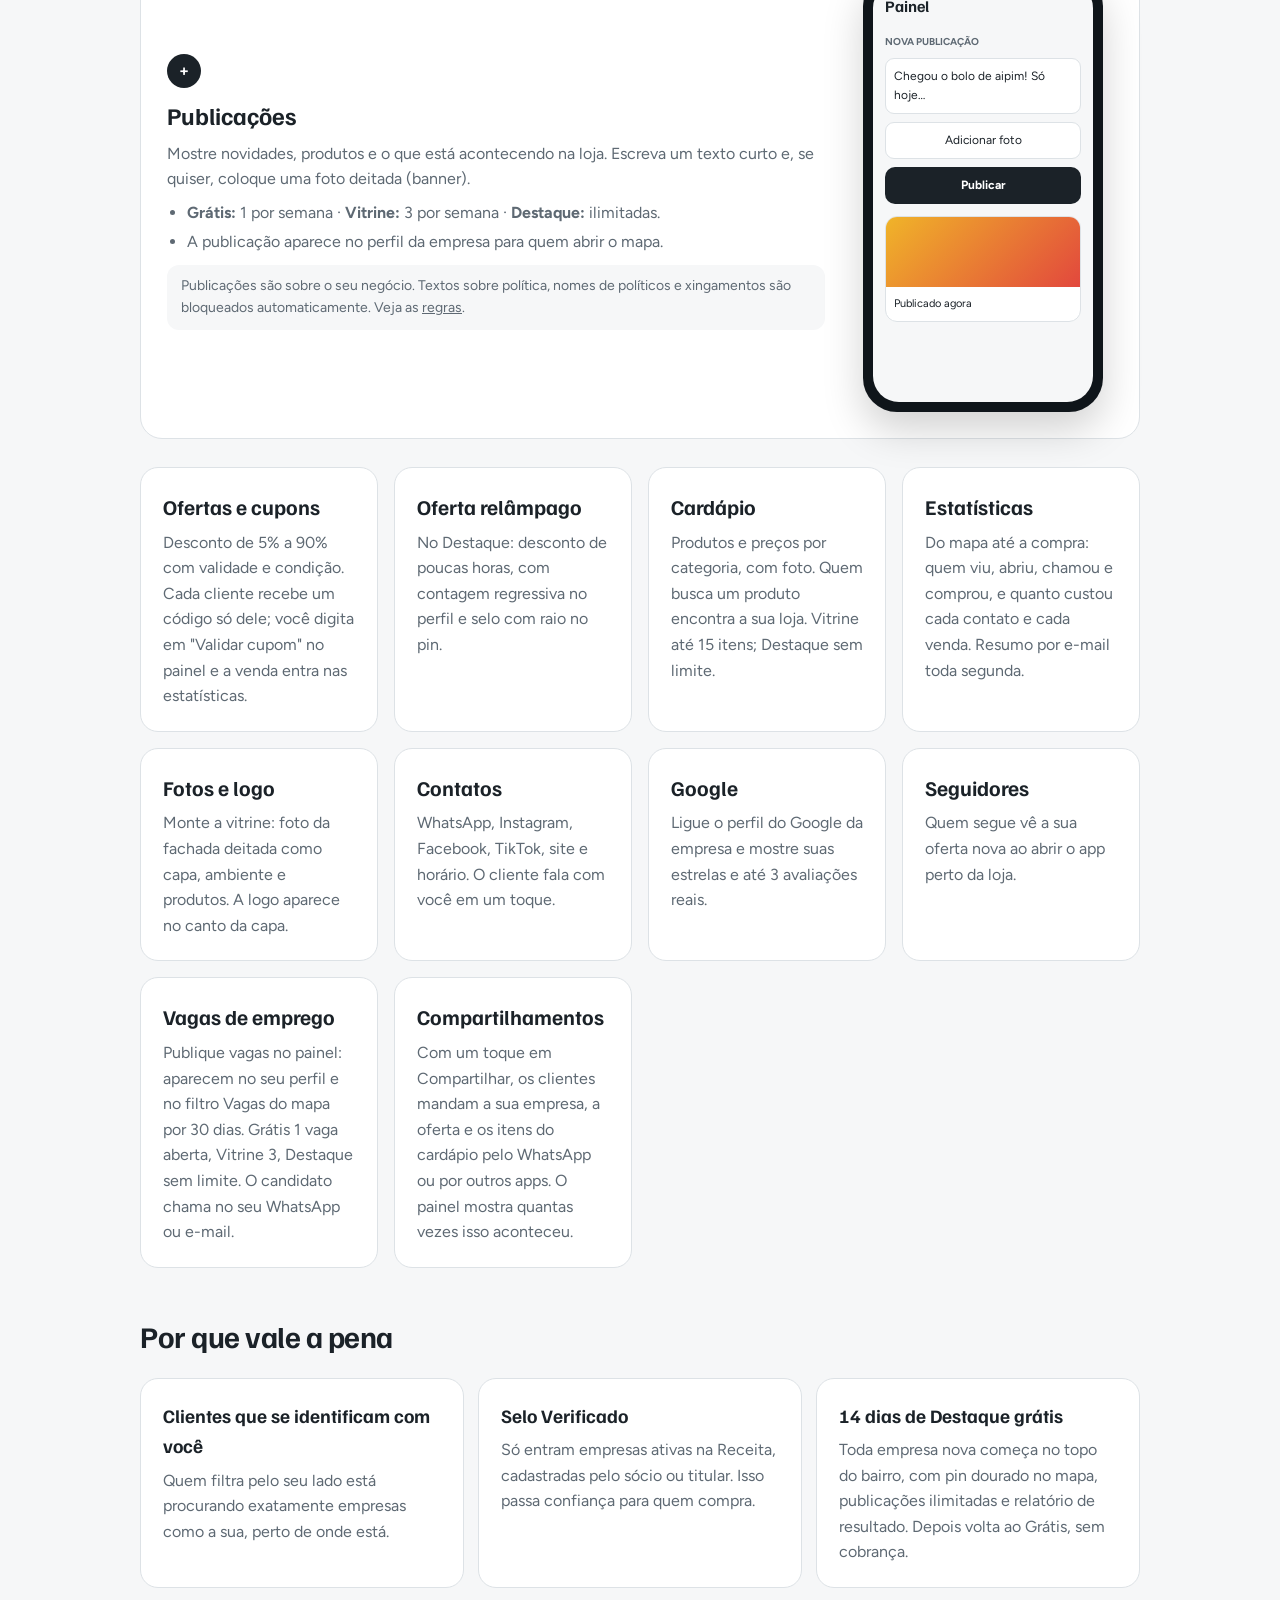
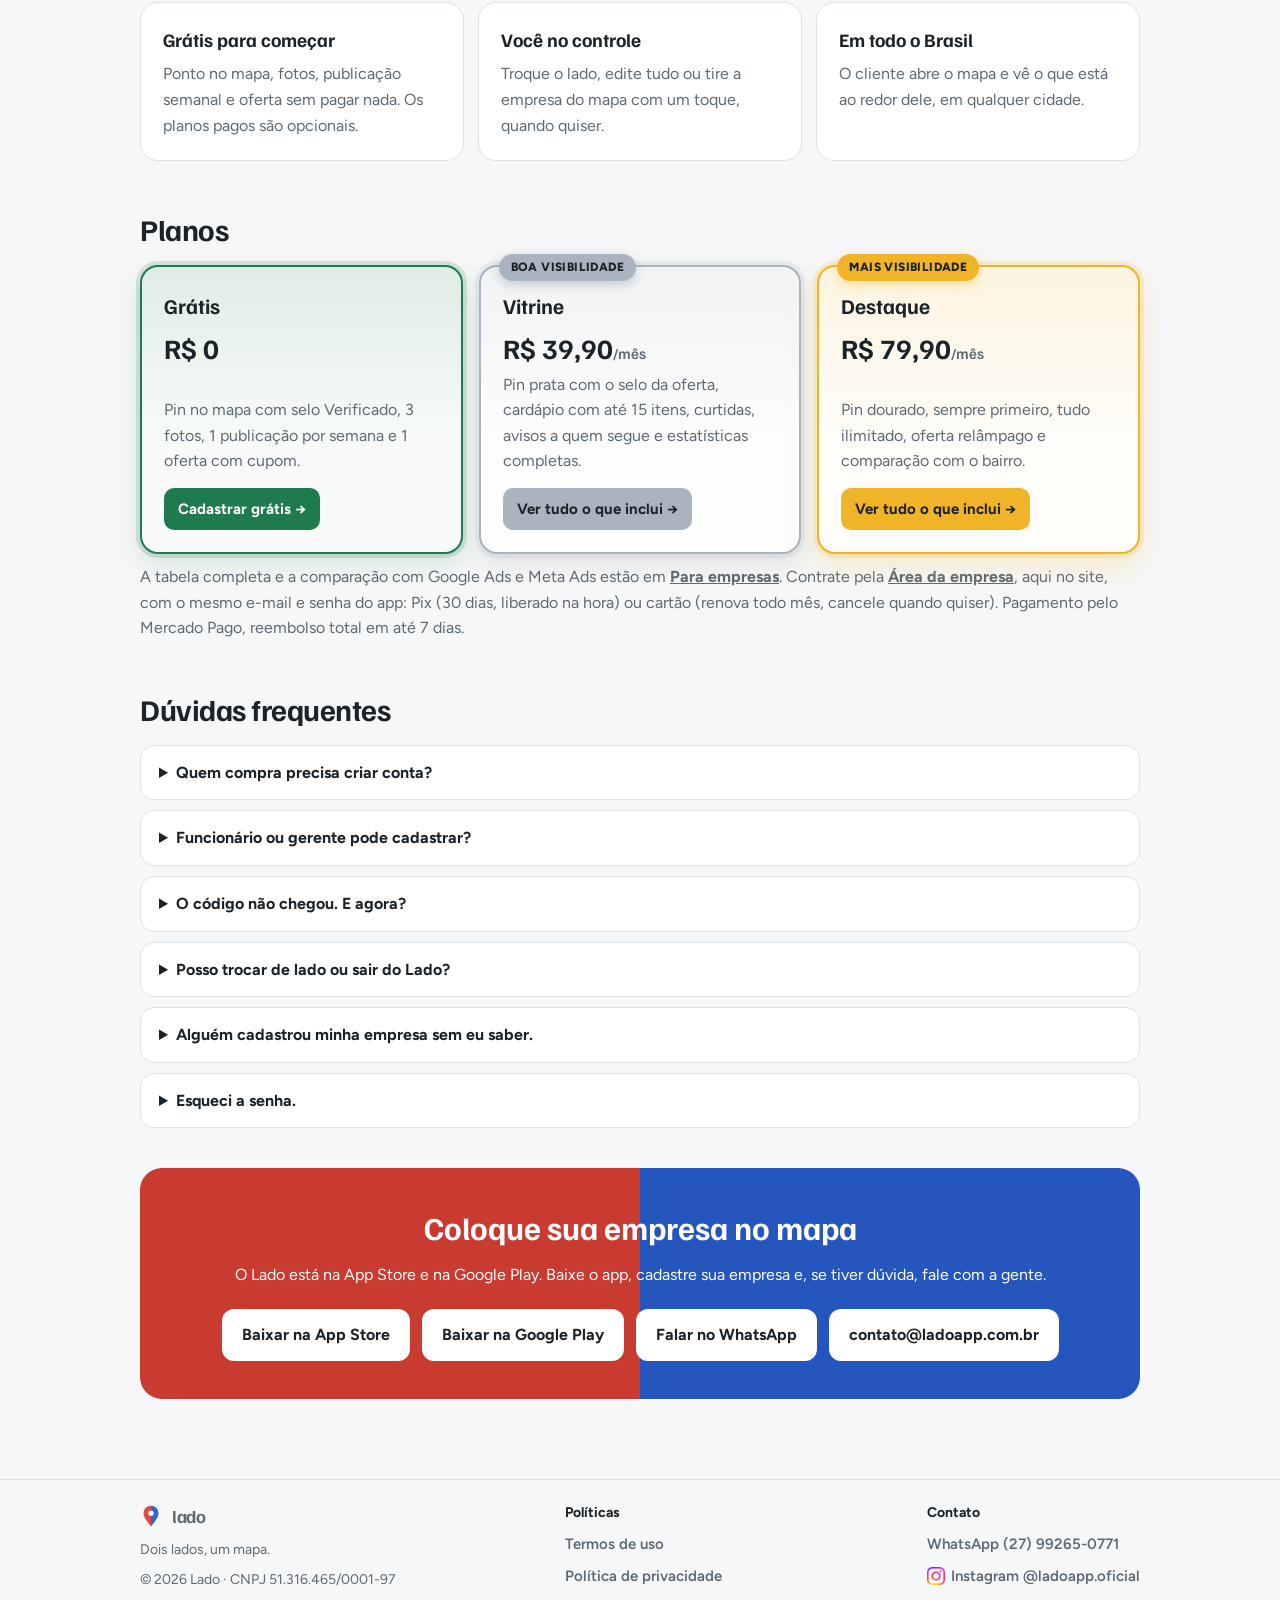
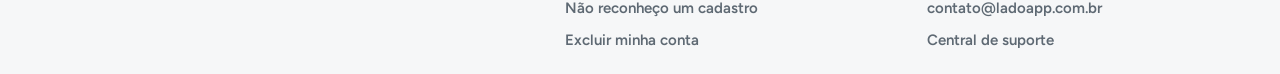
<file: como-usar/index.html>
<!doctype html>
<html lang="pt-BR">
<head>
<meta charset="utf-8">
<meta name="viewport" content="width=device-width, initial-scale=1">
<title>Lado · Como usar</title>
<meta name="description" content="Guia do Lado: como encontrar empresas no mapa e como sua empresa faz o cadastro, publica e se beneficia.">
<meta name="theme-color" content="#1B2228">
<link rel="icon" href="../favicon.svg" type="image/svg+xml">
<link rel="stylesheet" href="../estilo.css?v=20261111a">
<script>/* Modo app: páginas abertas pelo app (?app=1) não mostram planos, preços nem links de compra. */
(function(){var d=document.documentElement,on=/[?&]app=1(&|$)/.test(location.search);
try{if(on)sessionStorage.setItem('ladoApp','1');on=on||sessionStorage.getItem('ladoApp')==='1';}catch(e){}
if(on){d.classList.add('modo-app');if(/^\/(empresa|empresas|planos)\//.test(location.pathname))d.classList.add('app-bloq');}})();</script>
<script>/* Origem do cadastro (20/11): guarda neste aparelho, por 30 dias, só o nome da campanha do link (utm_*).
Não é cookie de terceiros, não vai para a Meta; vira um registro da empresa quando ela se cadastra. */
(function(){try{if(/[?&]app=1(&|$)/.test(location.search))return;var q=new URLSearchParams(location.search),o={},n=0;
['utm_source','utm_medium','utm_campaign','utm_content','utm_term'].forEach(function(k){var v=q.get(k);if(v){o[k]=v.slice(0,100);n++;}});
if(!n)return;var a=null;try{a=JSON.parse(localStorage.getItem('ladoOrigem')||'null');}catch(e){}
if(a&&a.t&&Date.now()-a.t<30*864e5)return;o.pagina=location.pathname.slice(0,100);o.t=Date.now();localStorage.setItem('ladoOrigem',JSON.stringify(o));}catch(e){}})();</script>
<style>.modo-app .so-site{display:none!important}.app-bloq main>*{display:none!important}.app-bloq main::before{content:"Esta página não está disponível no app.";display:block;padding:64px 20px;text-align:center;font-size:18px}</style>
</head>
<body>
<header class="topo">
  <a class="marca" href="../" aria-label="Lado, página inicial"><svg viewBox="0 0 100 100" aria-hidden="true"><defs><clipPath id="pl"><rect width="50" height="100"/></clipPath><clipPath id="pr"><rect x="50" width="50" height="100"/></clipPath></defs><path clip-path="url(#pl)" d="M50 96C50 96 16 60 16 37a34 34 0 0 1 68 0C84 60 50 96 50 96z" fill="#E2483D"/><path clip-path="url(#pr)" d="M50 96C50 96 16 60 16 37a34 34 0 0 1 68 0C84 60 50 96 50 96z" fill="#2F66D8"/><circle cx="50" cy="37" r="12" fill="#fff"/></svg><span>lado</span></a>
  <nav aria-label="Menu"><a href="../como-usar/">Como usar</a><a href="../#como-funciona">Como funciona</a><a class="so-site" href="../empresas/">Para empresas</a><a href="../suporte/">Suporte</a></nav>
</header>
<main>

<section class="guia-topo">
  <h1>Como usar o Lado</h1>
  <p>Um guia rápido para quem compra e para quem vende. Do primeiro acesso à primeira oferta publicada.</p>
  <div class="abas"><a class="esq" href="#quem-compra">Para quem compra</a><a class="dir" href="#empresas">Para empresas</a><a href="#beneficios">Benefícios</a><a href="#duvidas">Dúvidas</a></div>
</section>

<section class="secao" id="quem-compra">
  <h2>Para quem compra</h2>
  <div class="passo">
    <div class="tx">
      <span class="num">1</span>
      <h3>Abra o mapa. Sem cadastro.</h3>
      <p>O mapa abre na sua região e mostra as empresas verificadas perto de você. Você não precisa criar conta, e nada do que você filtra ou busca fica salvo.</p>
      <ul><li>Toque em <b>Todas</b>, <b>Neutro</b>, <b>Direita</b> ou <b>Esquerda</b> para filtrar.</li><li>Busque um bairro, uma cidade ou um estado, e o mapa vai até lá.</li><li>Prefere lista? A aba <b>Lista</b> mostra as mesmas empresas, das mais próximas às mais distantes.</li></ul>
    </div>
    <div class="cel" aria-hidden="true"><div class="t">
      <div class="bar">lado <small>Sua região</small></div>
      <div class="chips"><span class="on">Todas</span><span>Neutro</span><span>Direita</span><span>Esquerda</span></div>
      <div class="mapa">
        <div class="rua" style="left:0;right:0;top:120px;height:10px"></div><div class="rua" style="top:0;bottom:0;left:120px;width:10px"></div>
        <span class="pinz e" style="left:40px;top:60px"></span><span class="pinz d" style="left:160px;top:90px"></span>
        <span class="pinz d" style="left:80px;top:170px"></span><span class="pinz e" style="left:180px;top:200px"></span>
        <div class="cartaoc"><span class="etq d">Direita</span> <span class="etq v">✓ Verificada</span><b>Padaria do Bairro</b><i>Padaria · 350 m · 10% off hoje</i></div>
      </div>
    </div></div>
  </div>
  <div class="passo inv">
    <div class="cel" aria-hidden="true"><div class="t">
      <div class="post"><div class="img"></div><div class="tx2"><b>Padaria do Bairro</b><br>Chegou o bolo de aipim! Só hoje, 10% no PIX.</div></div>
      <div class="form" style="margin-top:10px">
        <div class="ok2">10% de desconto · até domingo · cupom K7M2QX</div>
        <div class="b">Chamar no WhatsApp</div>
        <div class="c" style="text-align:center">4,8 no Google · ver avaliações</div>
      </div>
    </div></div>
    <div class="tx">
      <span class="num">2</span>
      <h3>Conheça a empresa e escolha</h3>
      <p>Toque no ponto do mapa para abrir o perfil da empresa: fotos, publicações, ofertas, horário, redes sociais e avaliações reais do Google.</p>
      <ul><li>Veja o <b>cardápio</b> com preços, quando a loja tiver.</li><li>Fale direto com a loja pelo WhatsApp ou pelo Instagram.</li><li>Toque em <b>Pegar cupom</b> e mostre o código no caixa. Ele é só seu e vale uma vez.</li><li>Toque em <b>Seguir</b> para ver as ofertas novas da empresa quando abrir o app perto dela.</li><li>Gostou de uma oferta ou de um produto? Toque em <b>Compartilhar</b> e mande pelo WhatsApp ou pelo app que preferir.</li><li>Viu algo errado? Toque em <b>Denunciar</b>. A equipe Lado analisa.</li></ul>
    </div>
  </div>
</section>

<section class="secao" id="empresas">
  <h2>Para empresas: do cadastro ao mapa</h2>
  <p style="color:var(--texto2);margin:0">Leva uns 5 minutos. Só sócios ou titulares (MEI) podem declarar o lado da empresa. É grátis.</p>

  <div class="passo">
    <div class="tx">
      <span class="num">1</span>
      <h3>Crie sua conta</h3>
      <p>No app, toque na <b>engrenagem</b> e depois em <b>Entrar como empresa → Ainda não tenho conta</b>. Use seu e-mail e uma senha com pelo menos 8 caracteres, com letras e números.</p>
      <div class="dica">Vai chegar um e-mail do Lado (contato@ladoapp.com.br) com o botão <b>Confirmar e-mail</b>. Confirmou? Volte ao app e entre.</div>
    </div>
    <div class="cel" aria-hidden="true"><div class="t">
      <div class="bar">Criar conta</div>
      <div class="form">
        <span class="l">E-MAIL</span><div class="c">voce@suaempresa.com.br</div>
        <span class="l">SENHA</span><div class="c">••••••••••</div>
        <div class="prog" style="padding:0"><i class="on"></i><i class="on"></i><i class="on"></i></div>
        <div class="b">Criar conta</div>
      </div>
    </div></div>
  </div>

  <div class="passo inv">
    <div class="cel" aria-hidden="true"><div class="t">
      <div class="bar">Passo 1 de 5</div>
      <div class="prog"><i class="on"></i><i></i><i></i><i></i><i></i></div>
      <div class="form">
        <span class="l">CNPJ</span><div class="c">12.345.678/0001-90</div>
        <div class="ok2">✓ Empresa encontrada na Receita Federal<br><span style="color:#1B2228;font-weight:600">ATIVA · Sua cidade – UF</span></div>
        <span class="l">NOME NO MAPA</span><div class="c">Padaria do Bairro</div>
        <span class="l">CATEGORIA</span><div class="c">Padaria ▾</div>
      </div>
    </div></div>
    <div class="tx">
      <span class="num">2</span>
      <h3>Informe o CNPJ</h3>
      <p>O Lado busca a empresa na Receita Federal e preenche tudo sozinho: razão social, situação e endereço. Só empresas <b>ativas</b> entram.</p>
      <ul><li>Escolha o <b>nome que aparece no mapa</b>, o nome fantasia da loja.</li><li>Escolha a categoria: padaria, salão, oficina…</li><li>Se quiser, já coloque a <b>logo</b>. Dá para ajustar com os dedos, como na foto de perfil do Instagram.</li></ul>
    </div>
  </div>

  <div class="passo">
    <div class="tx">
      <span class="num">3</span>
      <h3>Confirme que você é sócio ou titular</h3>
      <p>Digite seu CPF. O app confere com o quadro de sócios da Receita ou, no caso do MEI, com o titular.</p>
      <div class="dica">Seu CPF é conferido no próprio celular e <b>não é enviado nem guardado</b> pelo Lado.</div>
    </div>
    <div class="cel" aria-hidden="true"><div class="t">
      <div class="bar">Passo 2 de 5</div>
      <div class="prog"><i class="on"></i><i class="on"></i><i></i><i></i><i></i></div>
      <div class="form">
        <span class="l">SEU CPF</span><div class="c">•••.•••.•••-••</div>
        <div class="ok2">✓ Você consta como sócio</div>
        <div class="b">Continuar</div>
      </div>
    </div></div>
  </div>

  <div class="passo inv">
    <div class="cel" aria-hidden="true"><div class="t">
      <div class="bar">Passo 3 de 5</div>
      <div class="prog"><i class="on"></i><i class="on"></i><i class="on"></i><i></i><i></i></div>
      <div class="mapa" style="flex:none;height:210px;margin:0 12px;border-radius:12px">
        <div class="rua" style="left:0;right:0;top:100px;height:10px"></div>
        <span class="pinz d" style="left:110px;top:80px;width:24px;height:24px"></span>
      </div>
      <div class="form"><div class="c">Rua das Flores, 120 – Centro</div><div class="b">Buscar endereço no mapa</div></div>
    </div></div>
    <div class="tx">
      <span class="num">4</span>
      <h3>Ponha a loja no lugar certo</h3>
      <p>O pin já vai para o endereço da Receita, em qualquer cidade do Brasil. Arraste até a porta da loja ou busque a rua e o número.</p>
      <ul><li>Depois de publicado, dá para ajustar o ponto até 5 vezes pelo painel.</li><li>Mudou de endereço? Fale com o suporte pelo WhatsApp.</li></ul>
    </div>
  </div>

  <div class="passo">
    <div class="tx">
      <span class="num">5</span>
      <h3>Escolha o lado e autorize</h3>
      <p>Escolha <b>Neutro</b>, <b style="color:var(--esq)">Esquerda</b> ou <b style="color:var(--dir)">Direita</b>. Quem não quer expor posição fica como neutra e usa tudo igual. É uma escolha livre, e você pode trocar ou tirar a empresa do mapa quando quiser.</p>
      <p>Na última tela, você autoriza a exibição e aceita os termos. Fica registrado com data e hora, para a sua segurança.</p>
    </div>
    <div class="cel" aria-hidden="true"><div class="t">
      <div class="bar">Passo 4 de 5</div>
      <div class="prog"><i class="on"></i><i class="on"></i><i class="on"></i><i class="on"></i><i></i></div>
      <div class="form">
        <div class="c" style="font-weight:700;text-align:center;padding:12px">○ Neutro</div>
        <div class="c" style="border-color:#C93A30;color:#C93A30;font-weight:700;text-align:center;padding:12px">● Esquerda</div>
        <div class="c" style="border-color:#2556BE;background:#2556BE;color:#fff;font-weight:700;text-align:center;padding:12px">● Direita ✓</div>
        <div class="c">✓ Autorizo exibir minha empresa no mapa</div>
      </div>
    </div></div>
  </div>

  <div class="passo inv">
    <div class="cel" aria-hidden="true"><div class="t">
      <div class="bar">Verificar agora</div>
      <div class="form">
        <div class="c">Código enviado para <b>co*****@empresa.com</b></div>
        <div class="cod"><span>4</span><span>8</span><span>1</span><span>2</span><span>0</span><span>7</span></div>
        <div class="b">Confirmar código</div>
        <div class="ok2" style="text-align:center">✓ Empresa verificada · já está no mapa</div>
      </div>
    </div></div>
    <div class="tx">
      <span class="num">6</span>
      <h3>Verifique pelo código e entre no mapa na hora</h3>
      <p>O Lado manda um código de 6 números para o <b>e-mail que a empresa tem na Receita Federal</b>. Digitou o código, sua empresa aparece no mapa com o selo <span class="etq v">✓ Verificada</span>.</p>
      <ul><li>O código vale 15 minutos. Se não chegar, confira o lixo eletrônico.</li><li>Não tem acesso a esse e-mail? Toque em <b>falar com a equipe</b> e conferimos com você pelo WhatsApp.</li></ul>
    </div>
  </div>
</section>

<section class="secao" id="painel">
  <h2>No dia a dia: o painel da empresa</h2>
  <div class="passo">
    <div class="tx">
      <span class="num">+</span>
      <h3>Publicações</h3>
      <p>Mostre novidades, produtos e o que está acontecendo na loja. Escreva um texto curto e, se quiser, coloque uma foto deitada (banner).</p>
      <ul><li><b>Grátis:</b> 1 por semana · <b>Vitrine:</b> 3 por semana · <b>Destaque:</b> ilimitadas.</li><li>A publicação aparece no perfil da empresa para quem abrir o mapa.</li></ul>
      <div class="dica">Publicações são sobre o seu negócio. Textos sobre política, nomes de políticos e xingamentos são bloqueados automaticamente. Veja as <a href="../termos/">regras</a>.</div>
    </div>
    <div class="cel" aria-hidden="true"><div class="t">
      <div class="bar">Painel</div>
      <div class="form"><span class="l">NOVA PUBLICAÇÃO</span><div class="c">Chegou o bolo de aipim! Só hoje…</div><div class="c" style="text-align:center">Adicionar foto</div><div class="b">Publicar</div></div>
      <div class="post" style="margin-top:6px"><div class="img" style="height:70px"></div><div class="tx2">Publicado agora</div></div>
    </div></div>
  </div>

  <div class="grade" style="grid-template-columns:repeat(auto-fit,minmax(210px,1fr))">
    <div class="cartao"><h3>Ofertas e cupons</h3><p>Desconto de 5% a 90% com validade e condição. Cada cliente recebe um código só dele; você digita em "Validar cupom" no painel e a venda entra nas estatísticas.</p></div>
    <div class="cartao"><h3>Oferta relâmpago</h3><p>No Destaque: desconto de poucas horas, com contagem regressiva no perfil e selo com raio no pin.</p></div>
    <div class="cartao"><h3>Cardápio</h3><p>Produtos e preços por categoria, com foto. Quem busca um produto encontra a sua loja. Vitrine até 15 itens; Destaque sem limite.</p></div>
    <div class="cartao"><h3>Estatísticas</h3><p>Do mapa até a compra: quem viu, abriu, chamou e comprou, e quanto custou cada contato e cada venda. Resumo por e-mail toda segunda.</p></div>
    <div class="cartao"><h3>Fotos e logo</h3><p>Monte a vitrine: foto da fachada deitada como capa, ambiente e produtos. A logo aparece no canto da capa.</p></div>
    <div class="cartao"><h3>Contatos</h3><p>WhatsApp, Instagram, Facebook, TikTok, site e horário. O cliente fala com você em um toque.</p></div>
    <div class="cartao"><h3>Google</h3><p>Ligue o perfil do Google da empresa e mostre suas estrelas e até 3 avaliações reais.</p></div>
    <div class="cartao"><h3>Seguidores</h3><p>Quem segue vê a sua oferta nova ao abrir o app perto da loja.</p></div>
    <div class="cartao"><h3>Vagas de emprego</h3><p>Publique vagas no painel: aparecem no seu perfil e no filtro Vagas do mapa por 30 dias. Grátis 1 vaga aberta, Vitrine 3, Destaque sem limite. O candidato chama no seu WhatsApp ou e-mail.</p></div>
    <div class="cartao"><h3>Compartilhamentos</h3><p>Com um toque em Compartilhar, os clientes mandam a sua empresa, a oferta e os itens do cardápio pelo WhatsApp ou por outros apps. O painel mostra quantas vezes isso aconteceu.</p></div>
  </div>
</section>

<section class="secao" id="beneficios">
  <h2>Por que vale a pena</h2>
  <div class="beneficios">
    <div class="cartao"><h3>Clientes que se identificam com você</h3><p>Quem filtra pelo seu lado está procurando exatamente empresas como a sua, perto de onde está.</p></div>
    <div class="cartao"><h3>Selo Verificado</h3><p>Só entram empresas ativas na Receita, cadastradas pelo sócio ou titular. Isso passa confiança para quem compra.</p></div>
    <div class="cartao"><h3>14 dias de Destaque grátis</h3><p>Toda empresa nova começa no topo do bairro, com pin dourado no mapa, publicações ilimitadas e relatório de resultado. Depois volta ao Grátis, sem cobrança.</p></div>
    <div class="cartao"><h3>Grátis para começar</h3><p>Ponto no mapa, fotos, publicação semanal e oferta sem pagar nada. Os planos pagos são opcionais.</p></div>
    <div class="cartao"><h3>Você no controle</h3><p>Troque o lado, edite tudo ou tire a empresa do mapa com um toque, quando quiser.</p></div>
    <div class="cartao"><h3>Em todo o Brasil</h3><p>O cliente abre o mapa e vê o que está ao redor dele, em qualquer cidade.</p></div>
  </div>
</section>

<section class="secao so-site">
  <h2>Planos</h2>
  <div class="grade" style="margin-top:12px">
    <a class="cartao gratis plano-link" href="/empresa/"><h3>Grátis</h3><p class="preco">R$ 0</p><p>Pin no mapa com selo Verificado, 3 fotos, 1 publicação por semana e 1 oferta com cupom.</p><span class="cta">Cadastrar grátis →</span></a>
    <a class="cartao prata plano-link" href="/empresas/#planos"><span class="selo-ouro selo-prata">Boa visibilidade</span><h3>Vitrine</h3><p class="preco">R$ 39,90<small>/mês</small></p><p>Pin prata com o selo da oferta, cardápio com até 15 itens, curtidas, avisos a quem segue e estatísticas completas.</p><span class="cta">Ver tudo o que inclui →</span></a>
    <a class="cartao ouro plano-link" href="/empresas/#planos"><span class="selo-ouro">Mais visibilidade</span><h3>Destaque</h3><p class="preco">R$ 79,90<small>/mês</small></p><p>Pin dourado, sempre primeiro, tudo ilimitado, oferta relâmpago e comparação com o bairro.</p><span class="cta">Ver tudo o que inclui →</span></a>
  </div>
  <p class="meta" style="color:var(--texto2);margin-top:10px">A tabela completa e a comparação com Google Ads e Meta Ads estão em <a href="../empresas/"><b>Para empresas</b></a>. Contrate pela <a href="../empresa/"><b>Área da empresa</b></a>, aqui no site, com o mesmo e-mail e senha do app: Pix (30 dias, liberado na hora) ou cartão (renova todo mês, cancele quando quiser). Pagamento pelo Mercado Pago, reembolso total em até 7 dias.</p>
</section>

<section class="secao" id="duvidas">
  <h2>Dúvidas frequentes</h2>
  <details><summary>Quem compra precisa criar conta?</summary><p>Não. O mapa, a lista e os perfis são abertos. Só empresas têm conta.</p></details>
  <details><summary>Funcionário ou gerente pode cadastrar?</summary><p>Não. Só sócios (pelo quadro de sócios da Receita) ou o titular, no caso de MEI. Peça para um sócio fazer o cadastro.</p></details>
  <details><summary>O código não chegou. E agora?</summary><p>Confira o lixo eletrônico do e-mail da empresa na Receita. Você pode pedir um novo código depois de 1 minuto, até 3 vezes por hora. Sem acesso a esse e-mail, fale com a equipe pelo WhatsApp.</p></details>
  <details><summary>Posso trocar de lado ou sair do Lado?</summary><p>Sim, a qualquer momento, pelo painel. Ao sair, a empresa some do mapa na hora.</p></details>
  <details><summary>Alguém cadastrou minha empresa sem eu saber.</summary><p>Use a página <a href="../nao-reconheco/">Não reconheço um cadastro</a> ou o link que chega no e-mail da Receita. O perfil sai do ar na hora.</p></details>
  <details><summary>Esqueci a senha.</summary><p>Fale com o suporte pelo WhatsApp que ajudamos você a criar uma nova.</p></details>
</section>

<section class="chamada">
  <h2>Coloque sua empresa no mapa</h2>
  <p>O Lado está na App Store e na Google Play. Baixe o app, cadastre sua empresa e, se tiver dúvida, fale com a gente.</p>
  <a class="botao" href="https://apps.apple.com/br/app/lado-empresas-no-mapa/id6831672111" target="_blank" rel="noopener">Baixar na App Store</a>
  <a class="botao" href="https://play.google.com/store/apps/details?id=br.com.ladoapp" target="_blank" rel="noopener">Baixar na Google Play</a>
  <a class="botao" href="https://wa.me/5527992650771?text=Ol%C3%A1!%20Preciso%20de%20ajuda%20com%20o%20app%20Lado." target="_blank" rel="noopener">Falar no WhatsApp</a>
  <a class="botao" href="mailto:contato@ladoapp.com.br">contato@ladoapp.com.br</a>
</section>

</main>
<footer class="rodape"><div class="in">
  <div class="col">
    <a class="marca pequena" href="../" aria-label="Lado, página inicial"><svg viewBox="0 0 100 100" aria-hidden="true"><defs><clipPath id="pl"><rect width="50" height="100"/></clipPath><clipPath id="pr"><rect x="50" width="50" height="100"/></clipPath></defs><path clip-path="url(#pl)" d="M50 96C50 96 16 60 16 37a34 34 0 0 1 68 0C84 60 50 96 50 96z" fill="#E2483D"/><path clip-path="url(#pr)" d="M50 96C50 96 16 60 16 37a34 34 0 0 1 68 0C84 60 50 96 50 96z" fill="#2F66D8"/><circle cx="50" cy="37" r="12" fill="#fff"/></svg><span>lado</span></a>
    <span>Dois lados, um mapa.</span>
    <span>© 2026 Lado · CNPJ 51.316.465/0001-97</span>
  </div>
  <nav class="col" aria-label="Políticas">
    <strong>Políticas</strong>
    <a href="../termos/">Termos de uso</a>
    <a href="../privacidade/">Política de privacidade</a>
    <a href="../nao-reconheco/">Não reconheço um cadastro</a>
    <a href="../excluir-conta/">Excluir minha conta</a>
  </nav>
  <nav class="col" aria-label="Contato">
    <strong>Contato</strong>
    <a href="https://wa.me/5527992650771?text=Ol%C3%A1!%20Preciso%20de%20ajuda%20com%20o%20app%20Lado." target="_blank" rel="noopener">WhatsApp (27) 99265-0771</a>
    <a href="https://www.instagram.com/ladoapp.oficial/" target="_blank" rel="noopener"><img src="/instagram.png" width="18" height="18" alt="" style="vertical-align:-4px;margin-right:6px">Instagram @ladoapp.oficial</a>
    <a href="mailto:contato@ladoapp.com.br">contato@ladoapp.com.br</a>
    <a href="../suporte/">Central de suporte</a>
  </nav>
</div></footer>
<div id="ckBanner" class="ck" hidden role="dialog" aria-label="Aviso de cookies">
  <p>Usamos cookies da Meta (Facebook e Instagram) para medir nossos anúncios. Nenhum dado sobre esquerda ou direita é enviado. <a href="/privacidade/#cookies">Saiba mais</a></p>
  <div><button type="button" id="ckNao">Recusar</button><button type="button" id="ckSim">Aceitar</button></div>
</div>
<style>.ck{position:fixed;left:12px;right:12px;bottom:12px;z-index:50;max-width:560px;margin:0 auto;background:#1B2228;color:#fff;border-radius:16px;padding:14px 16px;box-shadow:0 8px 30px rgba(0,0,0,.25);font-size:14px;line-height:20px}.ck p{margin:0 0 10px}.ck a{color:#fff}.ck div{display:flex;gap:8px;justify-content:flex-end}.ck button{border:0;border-radius:10px;padding:9px 16px;font:inherit;font-weight:700;cursor:pointer}#ckNao{background:transparent;color:#fff;border:1px solid rgba(255,255,255,.4)}#ckSim{background:#fff;color:#1B2228}.ck[hidden]{display:none}</style>
<script>(function(){
var ID='1447078484261423';
if(document.documentElement.classList.contains('modo-app'))return;
function ler(){try{return localStorage.getItem('ladoCookies')}catch(e){return null}}
function gravar(v){try{localStorage.setItem('ladoCookies',v)}catch(e){}}
function carregar(){
  !function(f,b,e,v,n,t,s){if(f.fbq)return;n=f.fbq=function(){n.callMethod?n.callMethod.apply(n,arguments):n.queue.push(arguments)};if(!f._fbq)f._fbq=n;n.push=n;n.loaded=!0;n.version='2.0';n.queue=[];t=b.createElement(e);t.async=!0;t.src=v;s=b.getElementsByTagName(e)[0];s.parentNode.insertBefore(t,s)}(window,document,'script','https://connect.facebook.net/en_US/fbevents.js');
  fbq('set','autoConfig',false,ID);
  fbq('init',ID);
  fbq('track','PageView');
  var visto=false,sec=document.getElementById('empresas');
  if(sec&&'IntersectionObserver' in window){var o=new IntersectionObserver(function(es){if(!visto&&es[0].isIntersecting){visto=true;fbq('track','ViewContent',{content_name:'Para empresas'});o.disconnect();}},{threshold:0.3});o.observe(sec);}
  document.addEventListener('click',function(ev){var a=ev.target.closest&&ev.target.closest('a[href]');if(!a)return;var h=a.getAttribute('href')||'';
    if(/(^|\/)empresa\/?(#|$)/.test(h))fbq('track','Lead',{content_name:'Cadastro empresa'});
    else if(/apps\.apple\.com|play\.google\.com/.test(h))fbq('track','Lead',{content_name:'Baixar app'});
    else if(/wa\.me\/5527992650771/.test(h))fbq('track','Contact',{content_name:'WhatsApp suporte'});},true);
}
var c=ler();
if(c==='sim'){carregar();return;}
if(c==='nao')return;
var b=document.getElementById('ckBanner');b.hidden=false;
document.getElementById('ckSim').onclick=function(){gravar('sim');b.hidden=true;carregar();};
document.getElementById('ckNao').onclick=function(){gravar('nao');b.hidden=true;};
})();</script>
</body>
</html>
</file>
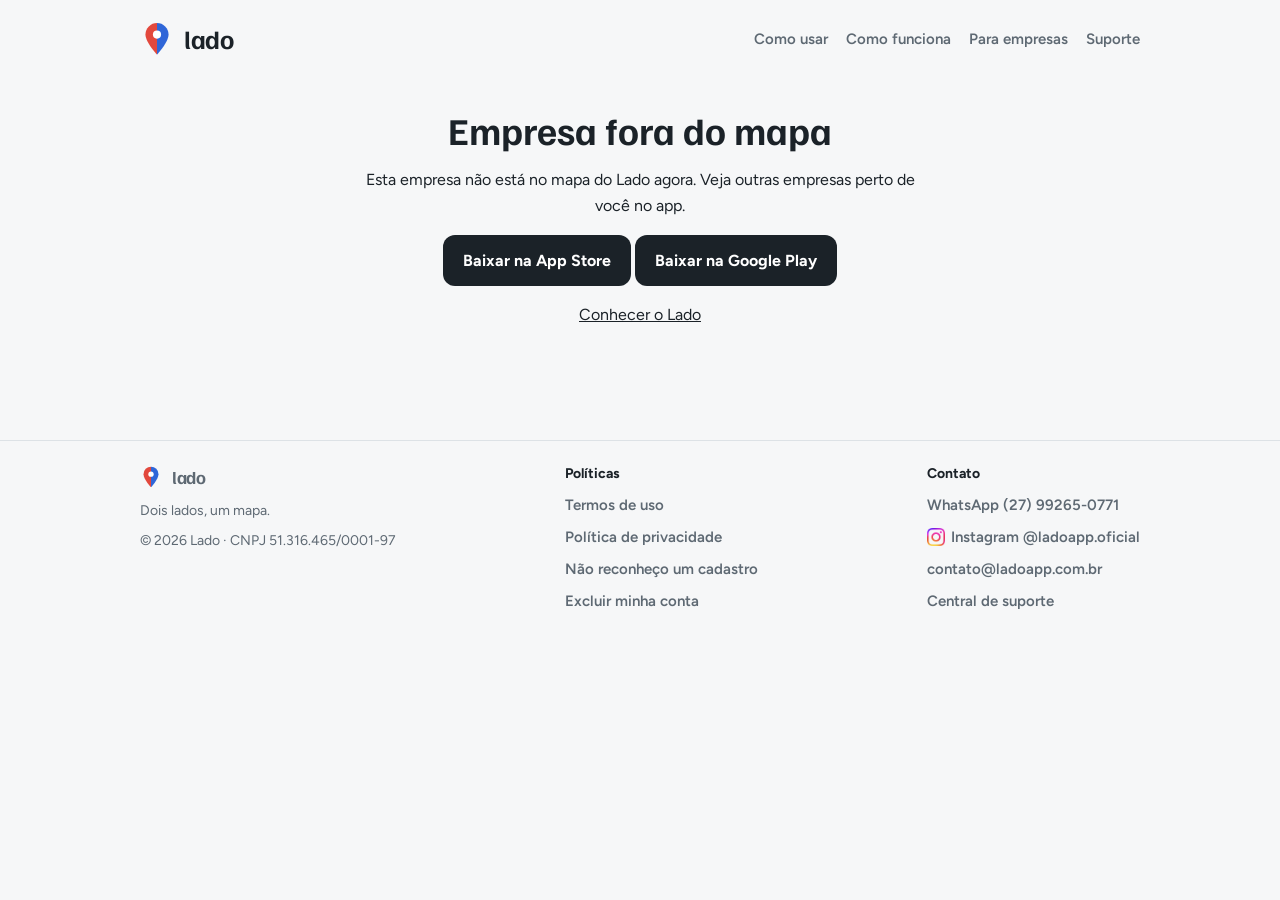
<file: e/index.html>
<!doctype html>
<html lang="pt-BR">
<head>
<meta charset="utf-8">
<meta name="viewport" content="width=device-width, initial-scale=1">
<title>Lado · Empresa no mapa</title>
<meta name="description" content="Veja esta empresa no app Lado.">
<meta name="theme-color" content="#1B2228">
<link rel="icon" href="../favicon.svg" type="image/svg+xml">
<link rel="stylesheet" href="../estilo.css?v=20261103j">
<script>/* Modo app: páginas abertas pelo app (?app=1) não mostram planos, preços nem links de compra. */
(function(){var d=document.documentElement,on=/[?&]app=1(&|$)/.test(location.search);
try{if(on)sessionStorage.setItem('ladoApp','1');on=on||sessionStorage.getItem('ladoApp')==='1';}catch(e){}
if(on){d.classList.add('modo-app');if(/^\/(empresa|planos)\//.test(location.pathname))d.classList.add('app-bloq');}})();</script>
<style>.modo-app .so-site{display:none!important}.app-bloq main>*{display:none!important}.app-bloq main::before{content:"Esta página não está disponível no app.";display:block;padding:64px 20px;text-align:center;font-size:18px}</style>
</head>
<body>
<header class="topo">
  <a class="marca" href="../" aria-label="Lado, página inicial"><svg viewBox="0 0 100 100" aria-hidden="true"><defs><clipPath id="pl"><rect width="50" height="100"/></clipPath><clipPath id="pr"><rect x="50" width="50" height="100"/></clipPath></defs><path clip-path="url(#pl)" d="M50 96C50 96 16 60 16 37a34 34 0 0 1 68 0C84 60 50 96 50 96z" fill="#E2483D"/><path clip-path="url(#pr)" d="M50 96C50 96 16 60 16 37a34 34 0 0 1 68 0C84 60 50 96 50 96z" fill="#2F66D8"/><circle cx="50" cy="37" r="12" fill="#fff"/></svg><span>lado</span></a>
  <nav aria-label="Menu"><a href="../como-usar/">Como usar</a><a href="../#como-funciona">Como funciona</a><a class="so-site" href="../#empresas">Para empresas</a><a href="../suporte/">Suporte</a></nav>
</header>
<main>

<article class="doc" style="text-align:center;max-width:560px;margin:32px auto">
  <div id="eCarregando"><p class="sub">Carregando a empresa…</p></div>
  <div id="eAchou" hidden>
    <p class="spam" style="letter-spacing:2px;text-transform:uppercase;font-weight:700;margin:0">Empresa no mapa do Lado</p>
    <h1 id="eNome" style="margin:8px 0 4px"></h1>
    <p class="sub" id="eLocal" style="margin:0 0 10px"></p>
    <p style="margin:0 0 18px"><span id="eLado" style="display:inline-block;color:#fff;font-weight:700;border-radius:999px;padding:4px 14px;font-size:14px"></span></p>
    <a class="botao" id="eAbrir" href="#">Abrir no app Lado</a>
    <div id="eLoja" style="margin-top:22px">
      <p class="sub" style="margin:0 0 8px">Ainda não tem o app? É grátis.</p>
      <a class="botao claro" href="https://apps.apple.com/br/app/lado-empresas-no-mapa/id6831672111" target="_blank" rel="noopener" id="eApple">Baixar na App Store</a>
      <a class="botao claro" href="https://play.google.com/store/apps/details?id=br.com.ladoapp" target="_blank" rel="noopener" id="eAndroid">Baixar na Google Play</a>
    </div>
    <div id="eVagas" hidden style="text-align:left;margin-top:30px">
      <h2 style="margin:0 0 4px;font-size:20px">Vagas de emprego</h2>
      <p class="sub" style="margin:0 0 12px">Você fala direto com a empresa. O Lado não recebe nem guarda seus dados.</p>
      <div id="eVagasLista"></div>
    </div>
  </div>
  <div id="eNada" hidden>
    <h1>Empresa fora do mapa</h1>
    <p class="sub">Esta empresa não está no mapa do Lado agora. Veja outras empresas perto de você no app.</p>
    <a class="botao" href="https://apps.apple.com/br/app/lado-empresas-no-mapa/id6831672111" target="_blank" rel="noopener">Baixar na App Store</a>
    <a class="botao" href="https://play.google.com/store/apps/details?id=br.com.ladoapp" target="_blank" rel="noopener">Baixar na Google Play</a>
    <p class="spam"><a href="/">Conhecer o Lado</a></p>
  </div>
</article>
<script>
(async function(){
  var id=(new URLSearchParams(location.search).get('id')||'').toLowerCase();
  var ok=/^[0-9a-f]{8}-[0-9a-f]{4}-[0-9a-f]{4}-[0-9a-f]{4}-[0-9a-f]{12}$/.test(id), e=null;
  if(ok){try{var r=await fetch('https://oxhedfbrgdaxbwkjtwiz.supabase.co/rest/v1/empresas?select=nome_fantasia,categoria,bairro,cidade,uf,lado&status=eq.publicada&id=eq.'+id,{headers:{apikey:'sb_publishable_3HAUdFwaNBw8sEsGrVPtkw_OdzNtd15'}});var d=await r.json();e=Array.isArray(d)&&d[0];}catch(x){}}
  document.getElementById('eCarregando').hidden=true;
  if(!e){document.getElementById('eNada').hidden=false;return;}
  document.getElementById('eAchou').hidden=false;
  document.title=e.nome_fantasia+' · Lado';
  document.getElementById('eNome').textContent=e.nome_fantasia;
  document.getElementById('eLocal').textContent=[e.categoria,e.bairro,e.cidade&&(e.cidade+(e.uf?' – '+e.uf:''))].filter(Boolean).join(' · ');
  var l=document.getElementById('eLado');l.textContent=e.lado==='esquerda'?'Esquerda':e.lado==='direita'?'Direita':'Neutro';l.style.background=e.lado==='esquerda'?'#C93A30':e.lado==='direita'?'#2556BE':'#FFFFFF';if(e.lado==='neutro'){l.style.color='#1B2228';l.style.border='1.5px solid #1B2228';}
  var ua=navigator.userAgent, ios=/iPhone|iPad|iPod/.test(ua)||(/Macintosh/.test(ua)&&'ontouchend' in document), andr=/Android/.test(ua);
  // "Abrir no app": leva para a aba e o item do link (vaga, produto, oferta). No Android, intent:// abre o app direto (20/11).
  var qp=new URLSearchParams(location.search), ab=qp.get('aba')||'', it=(qp.get('item')||'').toLowerCase();
  if(['vagas','cardapio','ofertas'].indexOf(ab)<0)ab='';
  if(!/^[0-9a-f]{8}-[0-9a-f]{4}-[0-9a-f]{4}-[0-9a-f]{4}-[0-9a-f]{12}$/.test(it))it='';
  var q='?id='+id+(ab?'&aba='+ab+(it?'&item='+it:''):'');
  document.getElementById('eAbrir').href=andr?'intent://ladoapp.com.br/e/'+q+'#Intent;scheme=https;package=br.com.ladoapp;end':'lado://e'+q;
  if(ios)document.getElementById('eAndroid').hidden=true;
  if(andr)document.getElementById('eApple').hidden=true;
  // Vagas abertas (SQL 54): cargo, tipo, salário, descrição, aviso fixo e "Quero me candidatar" (WhatsApp ou e-mail da empresa)
  try{
    var H={apikey:'sb_publishable_3HAUdFwaNBw8sEsGrVPtkw_OdzNtd15'};
    var rv=await fetch('https://oxhedfbrgdaxbwkjtwiz.supabase.co/rest/v1/vagas?select=cargo,tipo,salario,descricao,contato,valida_ate&order=criado_em.desc&valida_ate=gt.'+encodeURIComponent(new Date().toISOString())+'&empresa_id=eq.'+id,{headers:H});
    var vs=rv.ok?await rv.json():[];
    if(Array.isArray(vs)&&vs.length){
      var TIPOS={clt:'CLT',temporario:'Temporário',estagio:'Estágio',freela:'Freela',meio_periodo:'Meio período',pj:'PJ'};
      var conta=function(t){fetch('https://oxhedfbrgdaxbwkjtwiz.supabase.co/rest/v1/rpc/registrar_estatistica',{method:'POST',headers:Object.assign({'Content-Type':'application/json'},H),body:JSON.stringify({p_empresa:id,p_tipo:t})}).catch(function(){});};
      var lista=document.getElementById('eVagasLista');
      vs.forEach(function(v){
        var c=document.createElement('div');c.style.cssText='border:1px solid #DDE2E6;border-radius:14px;padding:14px;margin:0 0 12px';
        var add=function(tag,txt,css){var x=document.createElement(tag);x.textContent=txt;if(css)x.style.cssText=css;c.appendChild(x);return x;};
        add('p',(TIPOS[v.tipo]||v.tipo).toUpperCase(),'margin:0;font-size:12px;letter-spacing:1px;font-weight:700;color:#5C6770');
        add('h3',v.cargo,'margin:4px 0;font-size:18px');
        if(v.salario)add('p',v.salario,'margin:0 0 6px;font-weight:700;color:#0E8A5F');
        if(v.descricao)add('p',v.descricao,'margin:0 0 6px;white-space:pre-line');
        add('p','Aberta até '+new Date(v.valida_ate).toLocaleDateString('pt-BR'),'margin:0 0 8px;font-size:13px;color:#5C6770');
        add('p','Vaga aberta a todas as pessoas, sem distinção de posição política, raça, gênero, religião ou idade.','margin:0 0 10px;font-size:13px;background:#F3F5F7;border:1px solid #DDE2E6;border-radius:10px;padding:10px');
        var msg='Olá! Vi a vaga de '+v.cargo+' da '+e.nome_fantasia+' no Lado e quero me candidatar.';
        var mail=/^[^\s@]+@[^\s@]+\.[^\s@]+$/.test(v.contato.trim()), d=v.contato.replace(/\D/g,'');
        if(d.length===10||d.length===11)d='55'+d;
        var a=add('a','Quero me candidatar');a.className='botao';a.style.display='block';a.style.textAlign='center';
        a.href=mail?'mailto:'+v.contato.trim()+'?subject='+encodeURIComponent('Candidatura: '+v.cargo)+'&body='+encodeURIComponent(msg):'https://wa.me/'+d+'?text='+encodeURIComponent(msg);
        a.target='_blank';a.rel='noopener';a.addEventListener('click',function(){conta('candidatura');});
        lista.appendChild(c);
      });
      document.getElementById('eVagas').hidden=false;
      conta('vaga');
      if(ab==='vagas'){document.getElementById('eVagas').scrollIntoView({behavior:'smooth'});}
    }
  }catch(x){}
})();
</script>

</main>
<footer class="rodape"><div class="in">
  <div class="col">
    <a class="marca pequena" href="../" aria-label="Lado, página inicial"><svg viewBox="0 0 100 100" aria-hidden="true"><defs><clipPath id="pl"><rect width="50" height="100"/></clipPath><clipPath id="pr"><rect x="50" width="50" height="100"/></clipPath></defs><path clip-path="url(#pl)" d="M50 96C50 96 16 60 16 37a34 34 0 0 1 68 0C84 60 50 96 50 96z" fill="#E2483D"/><path clip-path="url(#pr)" d="M50 96C50 96 16 60 16 37a34 34 0 0 1 68 0C84 60 50 96 50 96z" fill="#2F66D8"/><circle cx="50" cy="37" r="12" fill="#fff"/></svg><span>lado</span></a>
    <span>Dois lados, um mapa.</span>
    <span>© 2026 Lado · CNPJ 51.316.465/0001-97</span>
  </div>
  <nav class="col" aria-label="Políticas">
    <strong>Políticas</strong>
    <a href="../termos/">Termos de uso</a>
    <a href="../privacidade/">Política de privacidade</a>
    <a href="../nao-reconheco/">Não reconheço um cadastro</a>
    <a href="../excluir-conta/">Excluir minha conta</a>
  </nav>
  <nav class="col" aria-label="Contato">
    <strong>Contato</strong>
    <a href="https://wa.me/5527992650771?text=Ol%C3%A1!%20Preciso%20de%20ajuda%20com%20o%20app%20Lado." target="_blank" rel="noopener">WhatsApp (27) 99265-0771</a>
    <a href="https://www.instagram.com/ladoapp.oficial/" target="_blank" rel="noopener"><img src="/instagram.png" width="18" height="18" alt="" style="vertical-align:-4px;margin-right:6px">Instagram @ladoapp.oficial</a>
    <a href="mailto:contato@ladoapp.com.br">contato@ladoapp.com.br</a>
    <a href="../suporte/">Central de suporte</a>
  </nav>
</div></footer>

</body>
</html>
</file>
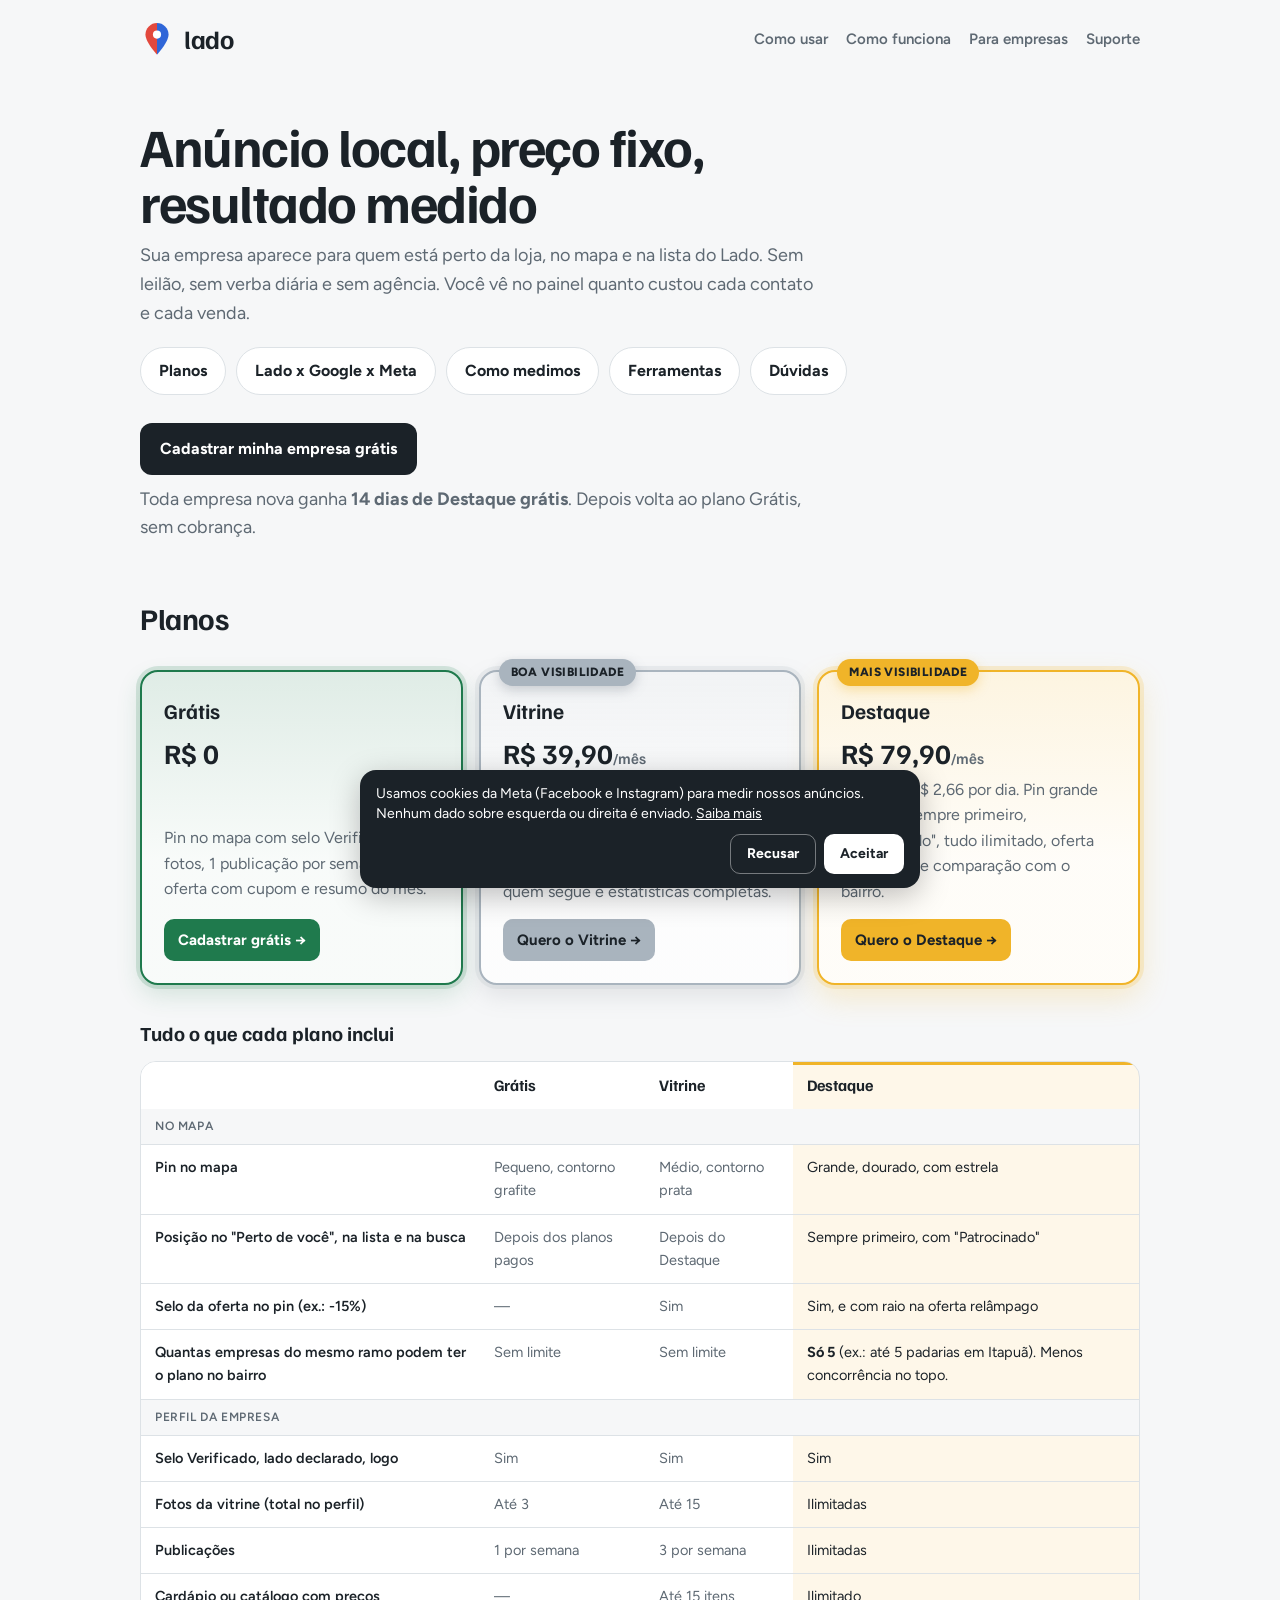
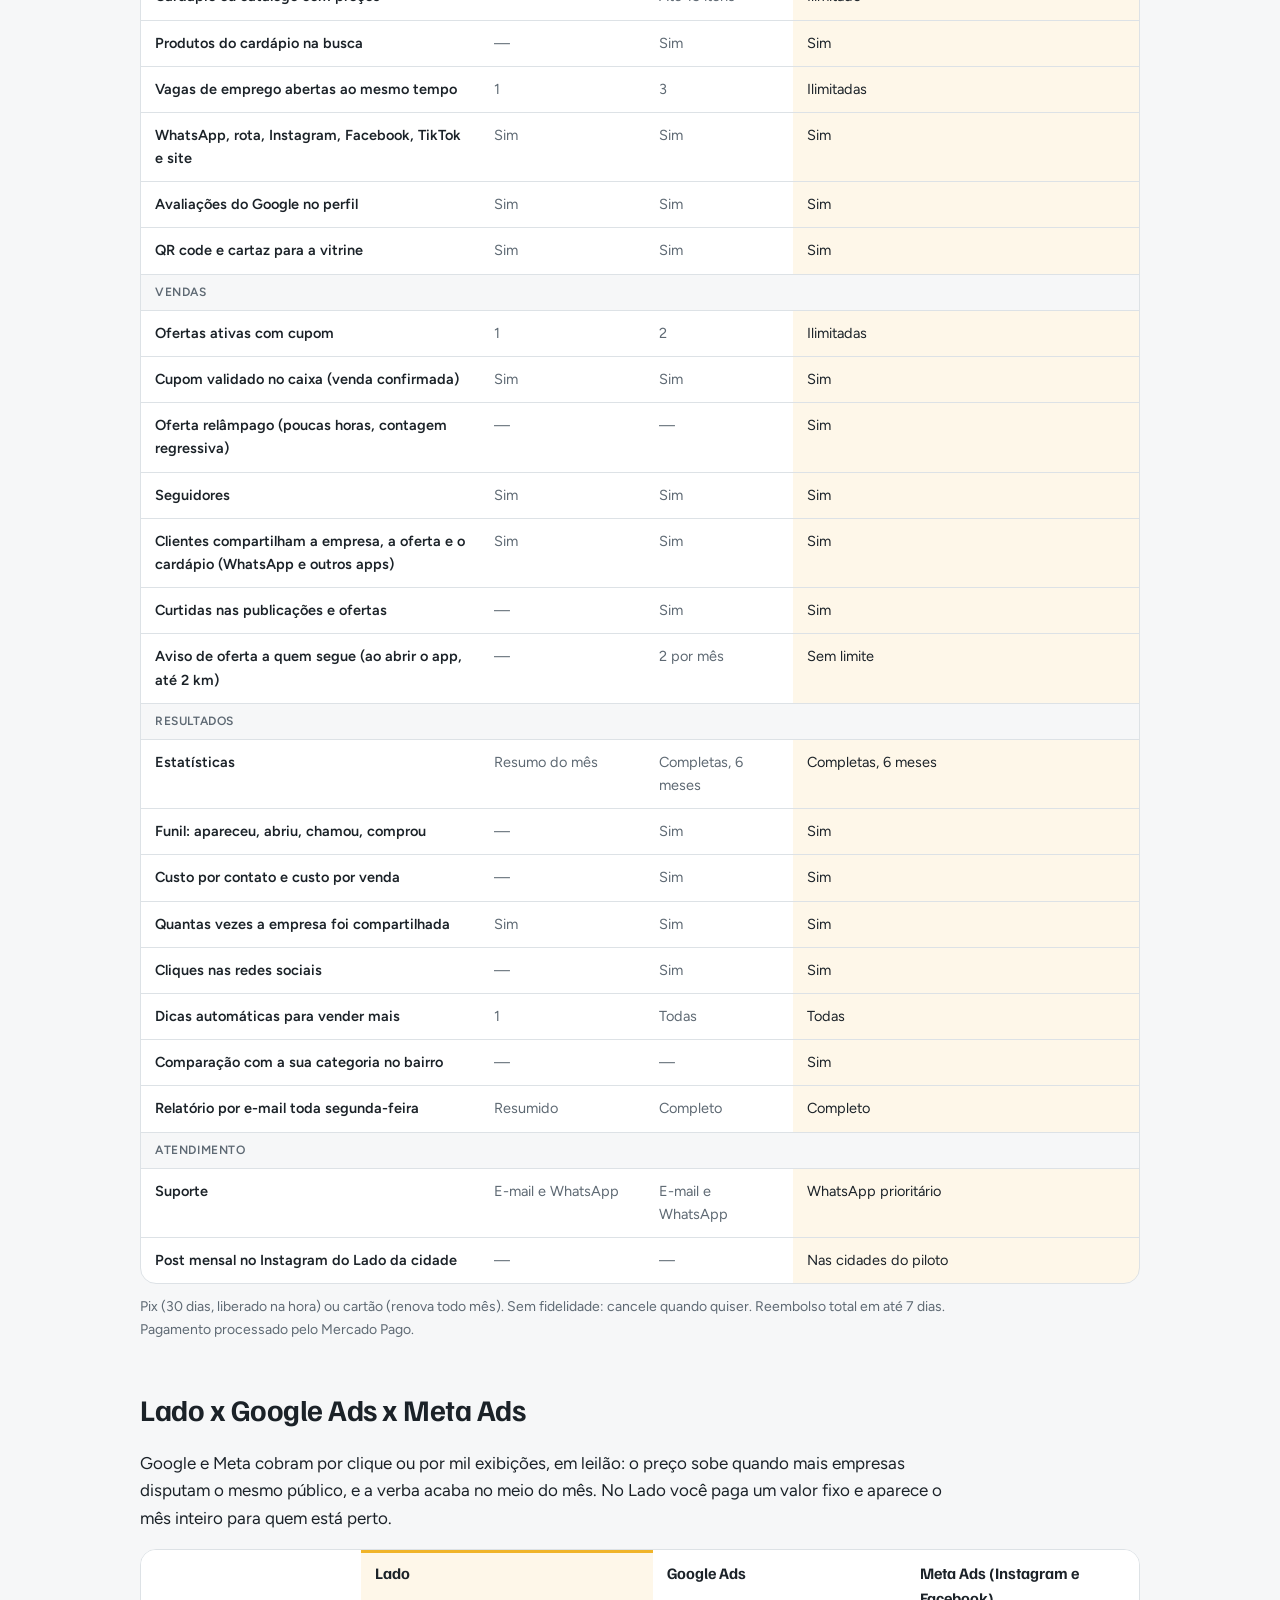
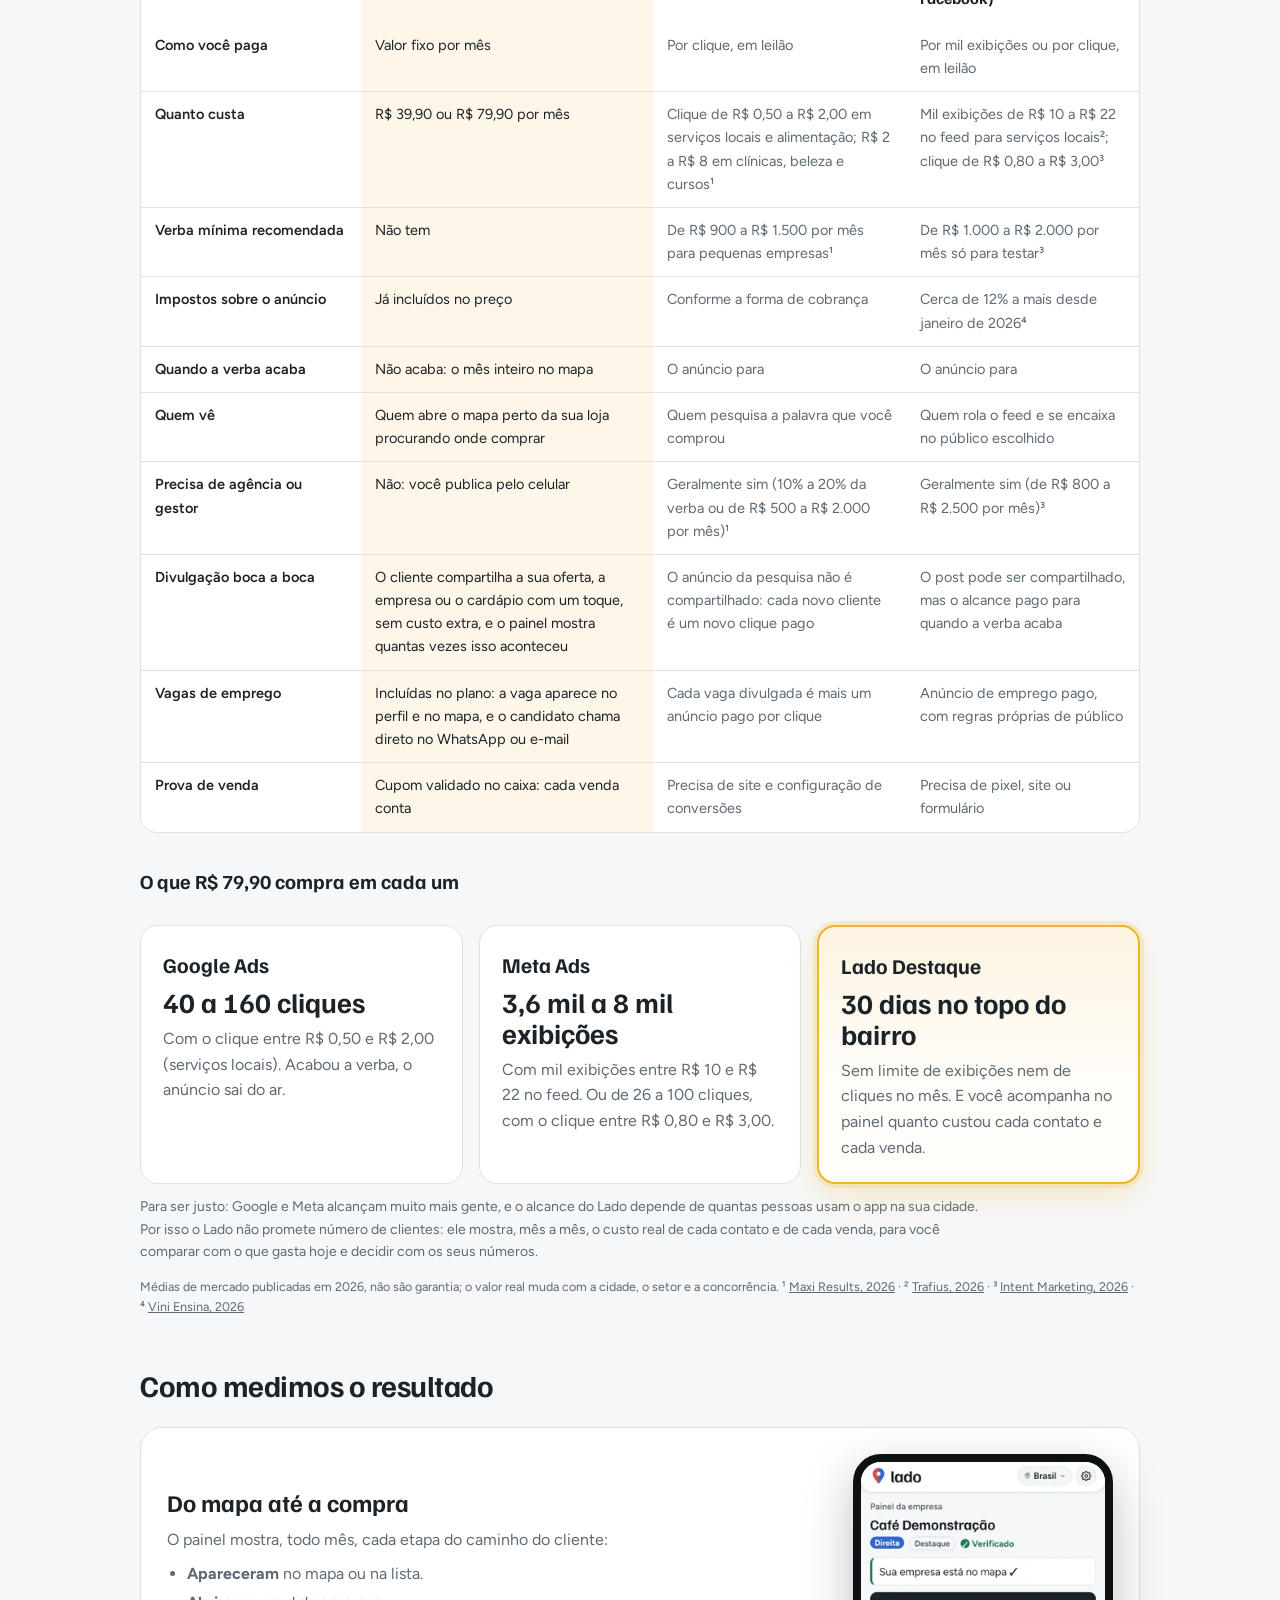
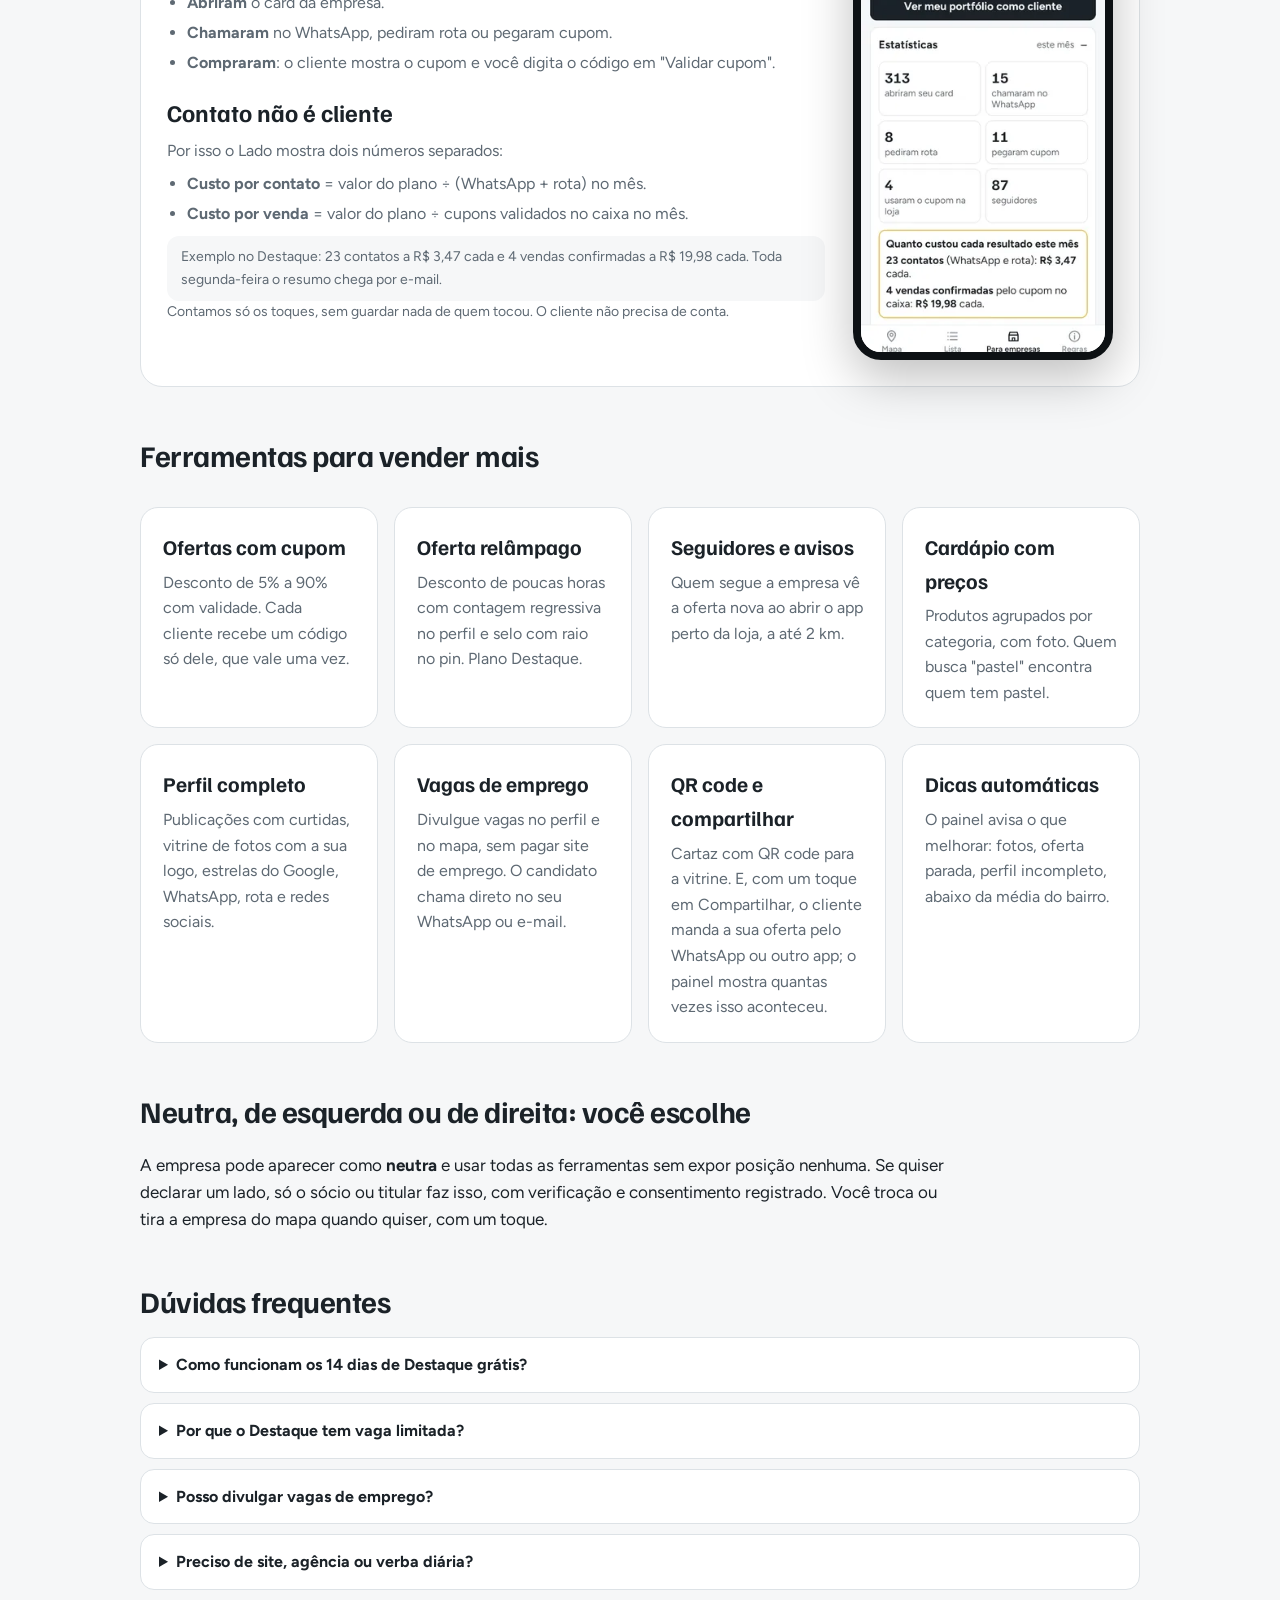
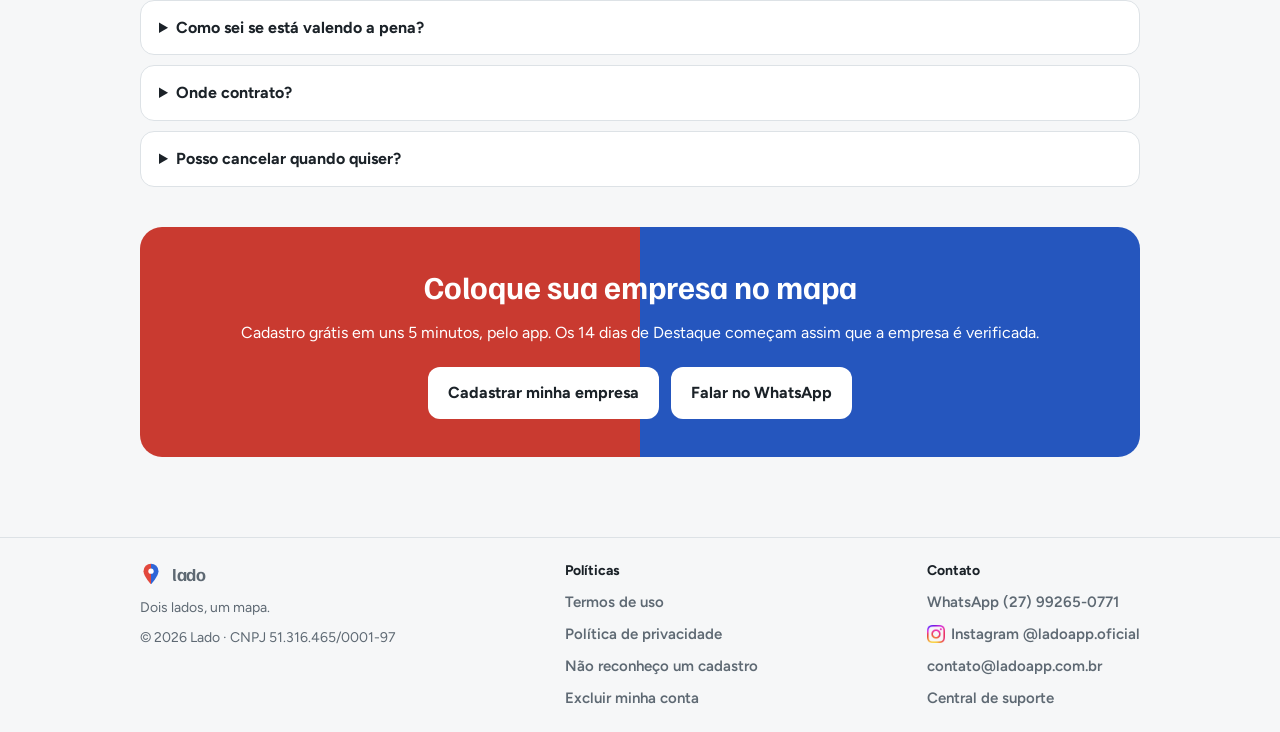
<file: empresas/index.html>
<!doctype html>
<html lang="pt-BR">
<head>
<meta charset="utf-8">
<meta name="viewport" content="width=device-width, initial-scale=1">
<title>Lado · Para empresas: planos e comparativo</title>
<meta name="description" content="Anúncio local com preço fixo: planos Grátis, Vitrine e Destaque, tudo o que cada um inclui e a comparação com Google Ads e Meta Ads.">
<meta name="theme-color" content="#1B2228">
<link rel="icon" href="../favicon.svg" type="image/svg+xml">
<link rel="stylesheet" href="../estilo.css?v=20261111a">
<script>/* Modo app: páginas abertas pelo app (?app=1) não mostram planos, preços nem links de compra. */
(function(){var d=document.documentElement,on=/[?&]app=1(&|$)/.test(location.search);
try{if(on)sessionStorage.setItem('ladoApp','1');on=on||sessionStorage.getItem('ladoApp')==='1';}catch(e){}
if(on){d.classList.add('modo-app');if(/^\/(empresa|empresas|planos)\//.test(location.pathname))d.classList.add('app-bloq');}})();</script>
<script>/* Origem do cadastro (20/11): guarda neste aparelho, por 30 dias, só o nome da campanha do link (utm_*).
Não é cookie de terceiros, não vai para a Meta; vira um registro da empresa quando ela se cadastra. */
(function(){try{if(/[?&]app=1(&|$)/.test(location.search))return;var q=new URLSearchParams(location.search),o={},n=0;
['utm_source','utm_medium','utm_campaign','utm_content','utm_term'].forEach(function(k){var v=q.get(k);if(v){o[k]=v.slice(0,100);n++;}});
if(!n)return;var a=null;try{a=JSON.parse(localStorage.getItem('ladoOrigem')||'null');}catch(e){}
if(a&&a.t&&Date.now()-a.t<30*864e5)return;o.pagina=location.pathname.slice(0,100);o.t=Date.now();localStorage.setItem('ladoOrigem',JSON.stringify(o));}catch(e){}})();</script>
<style>.modo-app .so-site{display:none!important}.app-bloq main>*{display:none!important}.app-bloq main::before{content:"Esta página não está disponível no app.";display:block;padding:64px 20px;text-align:center;font-size:18px}</style>
</head>
<body>
<header class="topo">
  <a class="marca" href="../" aria-label="Lado, página inicial"><svg viewBox="0 0 100 100" aria-hidden="true"><defs><clipPath id="pl"><rect width="50" height="100"/></clipPath><clipPath id="pr"><rect x="50" width="50" height="100"/></clipPath></defs><path clip-path="url(#pl)" d="M50 96C50 96 16 60 16 37a34 34 0 0 1 68 0C84 60 50 96 50 96z" fill="#E2483D"/><path clip-path="url(#pr)" d="M50 96C50 96 16 60 16 37a34 34 0 0 1 68 0C84 60 50 96 50 96z" fill="#2F66D8"/><circle cx="50" cy="37" r="12" fill="#fff"/></svg><span>lado</span></a>
  <nav aria-label="Menu"><a href="../como-usar/">Como usar</a><a href="../#como-funciona">Como funciona</a><a class="so-site" href="../empresas/">Para empresas</a><a href="../suporte/">Suporte</a></nav>
</header>
<main>
<section class="guia-topo emp-topo">
  <h1>Anúncio local, preço fixo, resultado medido</h1>
  <p>Sua empresa aparece para quem está perto da loja, no mapa e na lista do Lado. Sem leilão, sem verba diária e sem agência. Você vê no painel quanto custou cada contato e cada venda.</p>
  <div class="abas"><a href="#planos">Planos</a><a href="#comparativo">Lado x Google x Meta</a><a href="#resultado">Como medimos</a><a href="#ferramentas">Ferramentas</a><a href="#duvidas-emp">Dúvidas</a></div>
  <p style="margin-top:18px"><a class="botao" href="/empresa/">Cadastrar minha empresa grátis</a></p>
  <p class="meta-emp">Toda empresa nova ganha <b>14 dias de Destaque grátis</b>. Depois volta ao plano Grátis, sem cobrança.</p>
</section>

<section class="secao" id="planos">
  <h2>Planos</h2>
  <div class="grade">
    <a class="cartao gratis plano-link" href="/empresa/"><h3>Grátis</h3><p class="preco">R$ 0</p><p>Pin no mapa com selo Verificado, 3 fotos, 1 publicação por semana, 1 oferta com cupom e resumo do mês.</p><span class="cta">Cadastrar grátis →</span></a>
    <a class="cartao prata plano-link" href="/empresa/#blocoPlanos"><span class="selo-ouro selo-prata">Boa visibilidade</span><h3>Vitrine</h3><p class="preco">R$ 39,90<small>/mês</small></p><p>Cerca de R$ 1,33 por dia. Pin médio prata com o selo da oferta, cardápio com até 15 itens, curtidas, avisos a quem segue e estatísticas completas.</p><span class="cta">Quero o Vitrine →</span></a>
    <a class="cartao ouro plano-link" href="/empresa/#blocoPlanos"><span class="selo-ouro">Mais visibilidade</span><h3>Destaque</h3><p class="preco">R$ 79,90<small>/mês</small></p><p>Cerca de R$ 2,66 por dia. Pin grande dourado, sempre primeiro, "Patrocinado", tudo ilimitado, oferta relâmpago e comparação com o bairro.</p><span class="cta">Quero o Destaque →</span></a>
  </div>

  <h3 class="sub">Tudo o que cada plano inclui</h3>
  <div class="tabela-rolar"><table class="tabela">
    <thead><tr><th scope="col"></th><th scope="col">Grátis</th><th scope="col">Vitrine</th><th scope="col" class="col-ouro">Destaque</th></tr></thead>
    <tbody>
      <tr class="grupo"><th colspan="4" scope="rowgroup">No mapa</th></tr>
      <tr><th scope="row">Pin no mapa</th><td>Pequeno, contorno grafite</td><td>Médio, contorno prata</td><td class="col-ouro">Grande, dourado, com estrela</td></tr>
      <tr><th scope="row">Posição no "Perto de você", na lista e na busca</th><td>Depois dos planos pagos</td><td>Depois do Destaque</td><td class="col-ouro">Sempre primeiro, com "Patrocinado"</td></tr>
      <tr><th scope="row">Selo da oferta no pin (ex.: -15%)</th><td>—</td><td>Sim</td><td class="col-ouro">Sim, e com raio na oferta relâmpago</td></tr>
      <tr><th scope="row">Quantas empresas do mesmo ramo podem ter o plano no bairro</th><td>Sem limite</td><td>Sem limite</td><td class="col-ouro"><b>Só 5</b> (ex.: até 5 padarias em Itapuã). Menos concorrência no topo.</td></tr>
      <tr class="grupo"><th colspan="4" scope="rowgroup">Perfil da empresa</th></tr>
      <tr><th scope="row">Selo Verificado, lado declarado, logo</th><td>Sim</td><td>Sim</td><td class="col-ouro">Sim</td></tr>
      <tr><th scope="row">Fotos da vitrine (total no perfil)</th><td>Até 3</td><td>Até 15</td><td class="col-ouro">Ilimitadas</td></tr>
      <tr><th scope="row">Publicações</th><td>1 por semana</td><td>3 por semana</td><td class="col-ouro">Ilimitadas</td></tr>
      <tr><th scope="row">Cardápio ou catálogo com preços</th><td>—</td><td>Até 15 itens</td><td class="col-ouro">Ilimitado</td></tr>
      <tr><th scope="row">Produtos do cardápio na busca</th><td>—</td><td>Sim</td><td class="col-ouro">Sim</td></tr>
      <tr><th scope="row">Vagas de emprego abertas ao mesmo tempo</th><td>1</td><td>3</td><td class="col-ouro">Ilimitadas</td></tr>
      <tr><th scope="row">WhatsApp, rota, Instagram, Facebook, TikTok e site</th><td>Sim</td><td>Sim</td><td class="col-ouro">Sim</td></tr>
      <tr><th scope="row">Avaliações do Google no perfil</th><td>Sim</td><td>Sim</td><td class="col-ouro">Sim</td></tr>
      <tr><th scope="row">QR code e cartaz para a vitrine</th><td>Sim</td><td>Sim</td><td class="col-ouro">Sim</td></tr>
      <tr class="grupo"><th colspan="4" scope="rowgroup">Vendas</th></tr>
      <tr><th scope="row">Ofertas ativas com cupom</th><td>1</td><td>2</td><td class="col-ouro">Ilimitadas</td></tr>
      <tr><th scope="row">Cupom validado no caixa (venda confirmada)</th><td>Sim</td><td>Sim</td><td class="col-ouro">Sim</td></tr>
      <tr><th scope="row">Oferta relâmpago (poucas horas, contagem regressiva)</th><td>—</td><td>—</td><td class="col-ouro">Sim</td></tr>
      <tr><th scope="row">Seguidores</th><td>Sim</td><td>Sim</td><td class="col-ouro">Sim</td></tr>
      <tr><th scope="row">Clientes compartilham a empresa, a oferta e o cardápio (WhatsApp e outros apps)</th><td>Sim</td><td>Sim</td><td class="col-ouro">Sim</td></tr>
      <tr><th scope="row">Curtidas nas publicações e ofertas</th><td>—</td><td>Sim</td><td class="col-ouro">Sim</td></tr>
      <tr><th scope="row">Aviso de oferta a quem segue (ao abrir o app, até 2 km)</th><td>—</td><td>2 por mês</td><td class="col-ouro">Sem limite</td></tr>
      <tr class="grupo"><th colspan="4" scope="rowgroup">Resultados</th></tr>
      <tr><th scope="row">Estatísticas</th><td>Resumo do mês</td><td>Completas, 6 meses</td><td class="col-ouro">Completas, 6 meses</td></tr>
      <tr><th scope="row">Funil: apareceu, abriu, chamou, comprou</th><td>—</td><td>Sim</td><td class="col-ouro">Sim</td></tr>
      <tr><th scope="row">Custo por contato e custo por venda</th><td>—</td><td>Sim</td><td class="col-ouro">Sim</td></tr>
      <tr><th scope="row">Quantas vezes a empresa foi compartilhada</th><td>Sim</td><td>Sim</td><td class="col-ouro">Sim</td></tr>
      <tr><th scope="row">Cliques nas redes sociais</th><td>—</td><td>Sim</td><td class="col-ouro">Sim</td></tr>
      <tr><th scope="row">Dicas automáticas para vender mais</th><td>1</td><td>Todas</td><td class="col-ouro">Todas</td></tr>
      <tr><th scope="row">Comparação com a sua categoria no bairro</th><td>—</td><td>—</td><td class="col-ouro">Sim</td></tr>
      <tr><th scope="row">Relatório por e-mail toda segunda-feira</th><td>Resumido</td><td>Completo</td><td class="col-ouro">Completo</td></tr>
      <tr class="grupo"><th colspan="4" scope="rowgroup">Atendimento</th></tr>
      <tr><th scope="row">Suporte</th><td>E-mail e WhatsApp</td><td>E-mail e WhatsApp</td><td class="col-ouro">WhatsApp prioritário</td></tr>
      <tr><th scope="row">Post mensal no Instagram do Lado da cidade</th><td>—</td><td>—</td><td class="col-ouro">Nas cidades do piloto</td></tr>
    </tbody>
  </table></div>
  <p class="nota-emp">Pix (30 dias, liberado na hora) ou cartão (renova todo mês). Sem fidelidade: cancele quando quiser. Reembolso total em até 7 dias. Pagamento processado pelo Mercado Pago.</p>
</section>

<section class="secao" id="comparativo">
  <h2>Lado x Google Ads x Meta Ads</h2>
  <p class="lead-emp">Google e Meta cobram por clique ou por mil exibições, em leilão: o preço sobe quando mais empresas disputam o mesmo público, e a verba acaba no meio do mês. No Lado você paga um valor fixo e aparece o mês inteiro para quem está perto.</p>
  <div class="tabela-rolar"><table class="tabela comp">
    <thead><tr><th scope="col"></th><th scope="col" class="col-ouro">Lado</th><th scope="col">Google Ads</th><th scope="col">Meta Ads (Instagram e Facebook)</th></tr></thead>
    <tbody>
      <tr><th scope="row">Como você paga</th><td class="col-ouro">Valor fixo por mês</td><td>Por clique, em leilão</td><td>Por mil exibições ou por clique, em leilão</td></tr>
      <tr><th scope="row">Quanto custa</th><td class="col-ouro">R$ 39,90 ou R$ 79,90 por mês</td><td>Clique de R$ 0,50 a R$ 2,00 em serviços locais e alimentação; R$ 2 a R$ 8 em clínicas, beleza e cursos¹</td><td>Mil exibições de R$ 10 a R$ 22 no feed para serviços locais²; clique de R$ 0,80 a R$ 3,00³</td></tr>
      <tr><th scope="row">Verba mínima recomendada</th><td class="col-ouro">Não tem</td><td>De R$ 900 a R$ 1.500 por mês para pequenas empresas¹</td><td>De R$ 1.000 a R$ 2.000 por mês só para testar³</td></tr>
      <tr><th scope="row">Impostos sobre o anúncio</th><td class="col-ouro">Já incluídos no preço</td><td>Conforme a forma de cobrança</td><td>Cerca de 12% a mais desde janeiro de 2026⁴</td></tr>
      <tr><th scope="row">Quando a verba acaba</th><td class="col-ouro">Não acaba: o mês inteiro no mapa</td><td>O anúncio para</td><td>O anúncio para</td></tr>
      <tr><th scope="row">Quem vê</th><td class="col-ouro">Quem abre o mapa perto da sua loja procurando onde comprar</td><td>Quem pesquisa a palavra que você comprou</td><td>Quem rola o feed e se encaixa no público escolhido</td></tr>
      <tr><th scope="row">Precisa de agência ou gestor</th><td class="col-ouro">Não: você publica pelo celular</td><td>Geralmente sim (10% a 20% da verba ou de R$ 500 a R$ 2.000 por mês)¹</td><td>Geralmente sim (de R$ 800 a R$ 2.500 por mês)³</td></tr>
      <tr><th scope="row">Divulgação boca a boca</th><td class="col-ouro">O cliente compartilha a sua oferta, a empresa ou o cardápio com um toque, sem custo extra, e o painel mostra quantas vezes isso aconteceu</td><td>O anúncio da pesquisa não é compartilhado: cada novo cliente é um novo clique pago</td><td>O post pode ser compartilhado, mas o alcance pago para quando a verba acaba</td></tr>
      <tr><th scope="row">Vagas de emprego</th><td class="col-ouro">Incluídas no plano: a vaga aparece no perfil e no mapa, e o candidato chama direto no WhatsApp ou e-mail</td><td>Cada vaga divulgada é mais um anúncio pago por clique</td><td>Anúncio de emprego pago, com regras próprias de público</td></tr>
      <tr><th scope="row">Prova de venda</th><td class="col-ouro">Cupom validado no caixa: cada venda conta</td><td>Precisa de site e configuração de conversões</td><td>Precisa de pixel, site ou formulário</td></tr>
    </tbody>
  </table></div>

  <h3 class="sub">O que R$ 79,90 compra em cada um</h3>
  <div class="grade">
    <div class="cartao"><h3>Google Ads</h3><p class="preco">40 a 160 cliques</p><p>Com o clique entre R$ 0,50 e R$ 2,00 (serviços locais). Acabou a verba, o anúncio sai do ar.</p></div>
    <div class="cartao"><h3>Meta Ads</h3><p class="preco">3,6 mil a 8 mil exibições</p><p>Com mil exibições entre R$ 10 e R$ 22 no feed. Ou de 26 a 100 cliques, com o clique entre R$ 0,80 e R$ 3,00.</p></div>
    <div class="cartao ouro"><h3>Lado Destaque</h3><p class="preco">30 dias no topo do bairro</p><p>Sem limite de exibições nem de cliques no mês. E você acompanha no painel quanto custou cada contato e cada venda.</p></div>
  </div>
  <p class="nota-emp">Para ser justo: Google e Meta alcançam muito mais gente, e o alcance do Lado depende de quantas pessoas usam o app na sua cidade. Por isso o Lado não promete número de clientes: ele mostra, mês a mês, o custo real de cada contato e de cada venda, para você comparar com o que gasta hoje e decidir com os seus números.</p>
  <p class="fontes">Médias de mercado publicadas em 2026, não são garantia; o valor real muda com a cidade, o setor e a concorrência. ¹ <a href="https://maxiresults.com.br/blog/quanto-custa-google-ads-para-pequenas-empresas/" target="_blank" rel="noopener">Maxi Results, 2026</a> · ² <a href="https://trafius.com.br/blog/cpm-medio-facebook-ads-brasil-2026" target="_blank" rel="noopener">Trafius, 2026</a> · ³ <a href="https://www.intentmarketing.com.br/blog/post-quanto-custa-meta-ads" target="_blank" rel="noopener">Intent Marketing, 2026</a> · ⁴ <a href="https://viniensina.com.br/estatisticas-meta-ads-brasil-2026/" target="_blank" rel="noopener">Vini Ensina, 2026</a></p>
</section>

<section class="secao" id="resultado">
  <h2>Como medimos o resultado</h2>
  <div class="passo">
    <div class="tx">
      <h3>Do mapa até a compra</h3>
      <p>O painel mostra, todo mês, cada etapa do caminho do cliente:</p>
      <ul><li><b>Apareceram</b> no mapa ou na lista.</li><li><b>Abriram</b> o card da empresa.</li><li><b>Chamaram</b> no WhatsApp, pediram rota ou pegaram cupom.</li><li><b>Compraram</b>: o cliente mostra o cupom e você digita o código em "Validar cupom".</li></ul>
      <h3 style="margin-top:18px">Contato não é cliente</h3>
      <p>Por isso o Lado mostra dois números separados:</p>
      <ul><li><b>Custo por contato</b> = valor do plano ÷ (WhatsApp + rota) no mês.</li><li><b>Custo por venda</b> = valor do plano ÷ cupons validados no caixa no mês.</li></ul>
      <div class="dica">Exemplo no Destaque: 23 contatos a R$ 3,47 cada e 4 vendas confirmadas a R$ 19,98 cada. Toda segunda-feira o resumo chega por e-mail.</div>
      <p class="meta-emp">Contamos só os toques, sem guardar nada de quem tocou. O cliente não precisa de conta.</p>
    </div>
    <div class="cel-img"><img src="/telas/p-7-painel.webp" width="300" height="602" alt="Painel da empresa com custo por contato e custo por venda"></div>
  </div>
</section>

<section class="secao" id="ferramentas">
  <h2>Ferramentas para vender mais</h2>
  <div class="grade grade-4">
    <div class="cartao"><h3>Ofertas com cupom</h3><p>Desconto de 5% a 90% com validade. Cada cliente recebe um código só dele, que vale uma vez.</p></div>
    <div class="cartao"><h3>Oferta relâmpago</h3><p>Desconto de poucas horas com contagem regressiva no perfil e selo com raio no pin. Plano Destaque.</p></div>
    <div class="cartao"><h3>Seguidores e avisos</h3><p>Quem segue a empresa vê a oferta nova ao abrir o app perto da loja, a até 2 km.</p></div>
    <div class="cartao"><h3>Cardápio com preços</h3><p>Produtos agrupados por categoria, com foto. Quem busca "pastel" encontra quem tem pastel.</p></div>
    <div class="cartao"><h3>Perfil completo</h3><p>Publicações com curtidas, vitrine de fotos com a sua logo, estrelas do Google, WhatsApp, rota e redes sociais.</p></div>
    <div class="cartao"><h3>Vagas de emprego</h3><p>Divulgue vagas no perfil e no mapa, sem pagar site de emprego. O candidato chama direto no seu WhatsApp ou e-mail.</p></div>
    <div class="cartao"><h3>QR code e compartilhar</h3><p>Cartaz com QR code para a vitrine. E, com um toque em Compartilhar, o cliente manda a sua oferta pelo WhatsApp ou outro app; o painel mostra quantas vezes isso aconteceu.</p></div>
    <div class="cartao"><h3>Dicas automáticas</h3><p>O painel avisa o que melhorar: fotos, oferta parada, perfil incompleto, abaixo da média do bairro.</p></div>
  </div>
</section>

<section class="secao">
  <h2>Neutra, de esquerda ou de direita: você escolhe</h2>
  <p class="lead-emp">A empresa pode aparecer como <b>neutra</b> e usar todas as ferramentas sem expor posição nenhuma. Se quiser declarar um lado, só o sócio ou titular faz isso, com verificação e consentimento registrado. Você troca ou tira a empresa do mapa quando quiser, com um toque.</p>
</section>

<section class="secao" id="duvidas-emp">
  <h2>Dúvidas frequentes</h2>
  <details><summary>Como funcionam os 14 dias de Destaque grátis?</summary><p>Começam quando a empresa é verificada e entra no mapa. Não pedimos cartão. No fim, a empresa volta ao plano Grátis sem cobrança, a menos que você contrate um plano.</p></details>
  <details><summary>Por que o Destaque tem vaga limitada?</summary><p>Para o topo continuar valendo a pena. Se todas as padarias do bairro fossem Destaque, nenhuma se destacaria. Por isso cada bairro tem no máximo 5 empresas Destaque do mesmo ramo: por exemplo, até 5 padarias em Itapuã e até 5 farmácias em Itapuã. Os 14 dias de teste grátis não ocupam vaga.</p></details>
  <details><summary>Posso divulgar vagas de emprego?</summary><p>Sim, em todos os planos: 1 vaga aberta no Grátis, 3 no Vitrine e sem limite no Destaque. Cada vaga fica 30 dias no perfil e no mapa, com o aviso de que é aberta a todas as pessoas, sem distinção de posição política, raça, gênero, religião ou idade. O candidato fala direto com você pelo WhatsApp ou e-mail; o Lado não recebe currículo.</p></details>
  <details><summary>Preciso de site, agência ou verba diária?</summary><p>Não. Tudo é feito pelo app, no celular, e o preço é fixo por mês.</p></details>
  <details><summary>Como sei se está valendo a pena?</summary><p>No painel e no e-mail de segunda-feira: quantas pessoas viram, abriram, chamaram e compraram, e quanto custou cada contato e cada venda.</p></details>
  <details><summary>Onde contrato?</summary><p>Aqui no site, na <a href="/empresa/">Área da empresa</a>, com o mesmo e-mail e senha do app. O app não vende nada.</p></details>
  <details><summary>Posso cancelar quando quiser?</summary><p>Sim. Sem fidelidade. No cartão, cancele a renovação na Área da empresa; no Pix, o plano simplesmente não é renovado.</p></details>
</section>

<section class="chamada">
  <h2>Coloque sua empresa no mapa</h2>
  <p>Cadastro grátis em uns 5 minutos, pelo app. Os 14 dias de Destaque começam assim que a empresa é verificada.</p>
  <a class="botao" href="/empresa/">Cadastrar minha empresa</a>
  <a class="botao" href="https://wa.me/5527992650771?text=Ol%C3%A1!%20Preciso%20de%20ajuda%20com%20o%20app%20Lado." target="_blank" rel="noopener">Falar no WhatsApp</a>
</section>

<style>
/* Celular: planos e comparativo em cartões que deslizam para o lado (montados a partir das tabelas). */
.car-cel{display:none}
@media (max-width:760px){
  .cel-ok .grade-planos,.cel-ok .titulo-tabela,.cel-ok .tabela-rolar{display:none}
  .cel-ok .car-cel{display:block}
  .car-trilho{display:flex;gap:12px;overflow-x:auto;scroll-snap-type:x mandatory;-webkit-overflow-scrolling:touch;padding:18px 16px 14px;margin:8px -16px 0;scrollbar-width:none}
  .car-trilho::-webkit-scrollbar{display:none}
  .car-trilho>.cartao{flex:0 0 84%;scroll-snap-align:center;position:relative;padding:22px 18px 18px;display:flex;flex-direction:column}
  .car-dica{font-size:13px;color:var(--texto2);margin:6px 0 0;text-align:center}
  .car-nav{display:flex;justify-content:center;gap:8px;margin-top:6px;flex-wrap:wrap}
  .car-nav button{font:inherit;font-size:14px;font-weight:600;border:1px solid var(--borda);background:var(--sup);color:var(--texto2);border-radius:999px;padding:7px 14px;cursor:pointer}
  .car-nav button[aria-current="true"]{background:var(--grafite);border-color:var(--grafite);color:#fff}
  .car-dia{font-size:13px;color:var(--texto2);margin:-4px 0 12px}
  .car-lista{list-style:none;margin:0;padding:0}
  .car-lista li{display:grid;grid-template-columns:20px 1fr;gap:8px;font-size:15px;line-height:1.35;color:var(--texto);padding:10px 0;border-bottom:1px solid var(--borda)}
  .car-lista li:last-child{border-bottom:0}
  .car-lista li .ic{font-weight:800;color:var(--verde);text-align:center}
  .car-lista li.nao{color:var(--texto2);opacity:.55;text-decoration:line-through}
  .car-lista li.nao .ic{color:var(--texto2)}
  .car-lista li small{display:block;color:var(--texto2);font-size:13.5px;text-decoration:none}
  .car-mais{margin:12px 0 4px;border-top:1px solid var(--borda);padding-top:10px}
  .car-mais summary{cursor:pointer;font-weight:700;font-size:14.5px;list-style:none;color:var(--texto)}
  .car-mais summary::-webkit-details-marker{display:none}
  .car-mais summary::after{content:" ⌄";font-weight:700}
  .car-mais[open] summary::after{content:" ⌃"}
  .car-grupo{font-size:11.5px;letter-spacing:.6px;text-transform:uppercase;color:var(--texto2);margin:16px 0 2px;font-weight:700;padding:6px 10px;background:var(--fundo);border-radius:8px}
  .car-dia{margin-bottom:4px!important}
  .car-trilho .cta{align-self:stretch;text-align:center;margin-top:14px;font-weight:700;font-size:15px;border-radius:10px;padding:11px 14px;text-decoration:none}
  .car-comp{margin:6px 0 0}
  .car-comp dt{font-size:11.5px;letter-spacing:.6px;text-transform:uppercase;color:var(--texto2);font-weight:700;padding-top:12px}
  .car-comp dd{margin:4px 0 0;font-size:15px;line-height:1.4;color:var(--texto);padding-bottom:12px;border-bottom:1px solid var(--borda)}
  .car-comp dd:last-child{border-bottom:0;padding-bottom:0}
  .car-trilho>.cartao.neutro{border:1px solid var(--borda)}
}
</style>
<script>
(function () {
  if (!document.querySelector) return;
  var PLANOS = [
    { k: 'gratis', nome: 'Grátis', cls: 'gratis', preco: 'R$ 0', dia: 'Para começar, sem custo.', cta: 'Cadastrar grátis →', href: '/empresa/' },
    { k: 'vitrine', nome: 'Vitrine', cls: 'prata', selo: 'Boa visibilidade', preco: 'R$ 39,90<small>/mês</small>', dia: 'Cerca de R$ 1,33 por dia.', cta: 'Quero o Vitrine →', href: '/empresa/#blocoPlanos' },
    { k: 'destaque', nome: 'Destaque', cls: 'ouro', selo: 'Mais visibilidade', preco: 'R$ 79,90<small>/mês</small>', dia: 'Cerca de R$ 2,66 por dia.', cta: 'Quero o Destaque →', href: '/empresa/#blocoPlanos' }
  ];
  function esc(t) { var d = document.createElement('div'); d.textContent = t; return d.innerHTML; }
  function txt(el) { return (el.textContent || '').replace(/\s+/g, ' ').trim(); }

  function navegar(trilho, nav, nomes) {
    var cards = trilho.children;
    nav.innerHTML = nomes.map(function (n, i) { return '<button type="button" data-i="' + i + '">' + esc(n) + '</button>'; }).join('');
    var bts = nav.querySelectorAll('button');
    function ir(i, suave) { var c = cards[i]; trilho.scrollTo({ left: c.offsetLeft - (trilho.clientWidth - c.clientWidth) / 2, behavior: suave ? 'smooth' : 'auto' }); }
    function marcar() {
      var meio = trilho.scrollLeft + trilho.clientWidth / 2, melhor = 0, dist = 1e9;
      for (var i = 0; i < cards.length; i++) { var c = cards[i], d = Math.abs(c.offsetLeft + c.clientWidth / 2 - meio); if (d < dist) { dist = d; melhor = i; } }
      for (var j = 0; j < bts.length; j++) bts[j].setAttribute('aria-current', j === melhor ? 'true' : 'false');
    }
    for (var b = 0; b < bts.length; b++) bts[b].onclick = function () { ir(+this.dataset.i, true); };
    trilho.addEventListener('scroll', function () { clearTimeout(trilho._t); trilho._t = setTimeout(marcar, 60); }, { passive: true });
    return { ir: ir, marcar: marcar };
  }

  // 1. Planos, a partir da tabela "Tudo o que cada plano inclui"
  var secPlanos = document.getElementById('planos');
  var tabPlanos = secPlanos && secPlanos.querySelector('table.tabela:not(.comp)');
  if (tabPlanos) {
    var grupos = [], atual = null;
    tabPlanos.querySelectorAll('tbody tr').forEach(function (tr) {
      if (tr.classList.contains('grupo')) { atual = { nome: txt(tr), itens: [] }; grupos.push(atual); return; }
      var c = tr.querySelectorAll('td'); if (!atual || c.length < 3) return;
      atual.itens.push({ rot: txt(tr.querySelector('th')), v: [txt(c[0]), txt(c[1]), txt(c[2])] });
    });
    var html = PLANOS.map(function (p, i) {
      var todos = grupos.map(function (g) {
        return '<p class="car-grupo">' + esc(g.nome) + '</p><ul class="car-lista">' + g.itens.map(function (it) {
          var v = it.v[i];
          if (v === '—') return '<li class="nao"><span class="ic">–</span><span>' + esc(it.rot) + '</span></li>';
          if (v === 'Sim') return '<li><span class="ic">✓</span><span>' + esc(it.rot) + '</span></li>';
          return '<li><span class="ic">✓</span><span>' + esc(it.rot) + '<small>' + esc(v) + '</small></span></li>';
        }).join('') + '</ul>';
      }).join('');
      return '<div class="cartao ' + p.cls + '">' + (p.selo ? '<span class="selo-ouro' + (p.cls === 'prata' ? ' selo-prata' : '') + '">' + p.selo + '</span>' : '') +
        '<h3>' + p.nome + '</h3><p class="preco">' + p.preco + '</p><p class="car-dia">' + p.dia + '</p>' +
        todos +
        '<a class="cta" href="' + p.href + '">' + p.cta + '</a></div>';
    }).join('');
    var box = document.createElement('div'); box.className = 'car-cel';
    box.innerHTML = '<div class="car-trilho" aria-label="Planos: arraste para o lado">' + html + '</div><div class="car-nav" aria-label="Escolha o plano"></div><p class="car-dica">Arraste para o lado para comparar os planos.</p>';
    var grade = secPlanos.querySelector('.grade');
    grade.classList.add('grade-planos');
    var tit = secPlanos.querySelector('h3.sub'); if (tit) tit.classList.add('titulo-tabela');
    grade.parentNode.insertBefore(box, grade);
    secPlanos.classList.add('cel-ok');
    var navP = navegar(box.querySelector('.car-trilho'), box.querySelector('.car-nav'), PLANOS.map(function (p) { return p.nome; }));
    requestAnimationFrame(function () { navP.ir(2, false); navP.marcar(); });
  }

  // 2. Lado x Google x Meta, a partir da tabela do comparativo
  var secComp = document.getElementById('comparativo');
  var tabComp = secComp && secComp.querySelector('table.comp');
  if (tabComp) {
    var cols = Array.prototype.slice.call(tabComp.querySelectorAll('thead th')).slice(1).map(txt);
    var linhas = Array.prototype.map.call(tabComp.querySelectorAll('tbody tr'), function (tr) {
      return { rot: txt(tr.querySelector('th')), v: Array.prototype.map.call(tr.querySelectorAll('td'), function (td) { return td.innerHTML; }) };
    });
    var htmlC = cols.map(function (nome, i) {
      return '<div class="cartao ' + (i === 0 ? 'ouro' : 'neutro') + '">' + (i === 0 ? '<span class="selo-ouro">Preço fixo</span>' : '') +
        '<h3>' + esc(nome) + '</h3><dl class="car-comp">' + linhas.map(function (l) { return '<dt>' + esc(l.rot) + '</dt><dd>' + l.v[i] + '</dd>'; }).join('') + '</dl></div>';
    }).join('');
    var boxC = document.createElement('div'); boxC.className = 'car-cel';
    boxC.innerHTML = '<div class="car-trilho" aria-label="Comparativo: arraste para o lado">' + htmlC + '</div><div class="car-nav" aria-label="Escolha"></div><p class="car-dica">Arraste para ver o Google e a Meta.</p>';
    var rolar = tabComp.closest('.tabela-rolar');
    rolar.parentNode.insertBefore(boxC, rolar.nextSibling);
    secComp.classList.add('cel-ok');
    var navC = navegar(boxC.querySelector('.car-trilho'), boxC.querySelector('.car-nav'), ['Lado', 'Google Ads', 'Meta Ads']);
    requestAnimationFrame(function () { navC.marcar(); });
  }
})();
</script>

</main>
<footer class="rodape"><div class="in">
  <div class="col">
    <a class="marca pequena" href="../" aria-label="Lado, página inicial"><svg viewBox="0 0 100 100" aria-hidden="true"><defs><clipPath id="pl"><rect width="50" height="100"/></clipPath><clipPath id="pr"><rect x="50" width="50" height="100"/></clipPath></defs><path clip-path="url(#pl)" d="M50 96C50 96 16 60 16 37a34 34 0 0 1 68 0C84 60 50 96 50 96z" fill="#E2483D"/><path clip-path="url(#pr)" d="M50 96C50 96 16 60 16 37a34 34 0 0 1 68 0C84 60 50 96 50 96z" fill="#2F66D8"/><circle cx="50" cy="37" r="12" fill="#fff"/></svg><span>lado</span></a>
    <span>Dois lados, um mapa.</span>
    <span>© 2026 Lado · CNPJ 51.316.465/0001-97</span>
  </div>
  <nav class="col" aria-label="Políticas">
    <strong>Políticas</strong>
    <a href="../termos/">Termos de uso</a>
    <a href="../privacidade/">Política de privacidade</a>
    <a href="../nao-reconheco/">Não reconheço um cadastro</a>
    <a href="../excluir-conta/">Excluir minha conta</a>
  </nav>
  <nav class="col" aria-label="Contato">
    <strong>Contato</strong>
    <a href="https://wa.me/5527992650771?text=Ol%C3%A1!%20Preciso%20de%20ajuda%20com%20o%20app%20Lado." target="_blank" rel="noopener">WhatsApp (27) 99265-0771</a>
    <a href="https://www.instagram.com/ladoapp.oficial/" target="_blank" rel="noopener"><img src="/instagram.png" width="18" height="18" alt="" style="vertical-align:-4px;margin-right:6px">Instagram @ladoapp.oficial</a>
    <a href="mailto:contato@ladoapp.com.br">contato@ladoapp.com.br</a>
    <a href="../suporte/">Central de suporte</a>
  </nav>
</div></footer>
<div id="ckBanner" class="ck" hidden role="dialog" aria-label="Aviso de cookies">
  <p>Usamos cookies da Meta (Facebook e Instagram) para medir nossos anúncios. Nenhum dado sobre esquerda ou direita é enviado. <a href="/privacidade/#cookies">Saiba mais</a></p>
  <div><button type="button" id="ckNao">Recusar</button><button type="button" id="ckSim">Aceitar</button></div>
</div>
<style>.ck{position:fixed;left:12px;right:12px;bottom:12px;z-index:50;max-width:560px;margin:0 auto;background:#1B2228;color:#fff;border-radius:16px;padding:14px 16px;box-shadow:0 8px 30px rgba(0,0,0,.25);font-size:14px;line-height:20px}.ck p{margin:0 0 10px}.ck a{color:#fff}.ck div{display:flex;gap:8px;justify-content:flex-end}.ck button{border:0;border-radius:10px;padding:9px 16px;font:inherit;font-weight:700;cursor:pointer}#ckNao{background:transparent;color:#fff;border:1px solid rgba(255,255,255,.4)}#ckSim{background:#fff;color:#1B2228}.ck[hidden]{display:none}</style>
<script>(function(){
var ID='1447078484261423';
if(document.documentElement.classList.contains('modo-app'))return;
function ler(){try{return localStorage.getItem('ladoCookies')}catch(e){return null}}
function gravar(v){try{localStorage.setItem('ladoCookies',v)}catch(e){}}
function carregar(){
  !function(f,b,e,v,n,t,s){if(f.fbq)return;n=f.fbq=function(){n.callMethod?n.callMethod.apply(n,arguments):n.queue.push(arguments)};if(!f._fbq)f._fbq=n;n.push=n;n.loaded=!0;n.version='2.0';n.queue=[];t=b.createElement(e);t.async=!0;t.src=v;s=b.getElementsByTagName(e)[0];s.parentNode.insertBefore(t,s)}(window,document,'script','https://connect.facebook.net/en_US/fbevents.js');
  fbq('set','autoConfig',false,ID);
  fbq('init',ID);
  fbq('track','PageView');
  var visto=false,sec=document.getElementById('empresas');
  if(sec&&'IntersectionObserver' in window){var o=new IntersectionObserver(function(es){if(!visto&&es[0].isIntersecting){visto=true;fbq('track','ViewContent',{content_name:'Para empresas'});o.disconnect();}},{threshold:0.3});o.observe(sec);}
  document.addEventListener('click',function(ev){var a=ev.target.closest&&ev.target.closest('a[href]');if(!a)return;var h=a.getAttribute('href')||'';
    if(/(^|\/)empresa\/?(#|$)/.test(h))fbq('track','Lead',{content_name:'Cadastro empresa'});
    else if(/apps\.apple\.com|play\.google\.com/.test(h))fbq('track','Lead',{content_name:'Baixar app'});
    else if(/wa\.me\/5527992650771/.test(h))fbq('track','Contact',{content_name:'WhatsApp suporte'});},true);
}
var c=ler();
if(c==='sim'){carregar();return;}
if(c==='nao')return;
var b=document.getElementById('ckBanner');b.hidden=false;
document.getElementById('ckSim').onclick=function(){gravar('sim');b.hidden=true;carregar();};
document.getElementById('ckNao').onclick=function(){gravar('nao');b.hidden=true;};
})();</script>
</body>
</html>
</file>
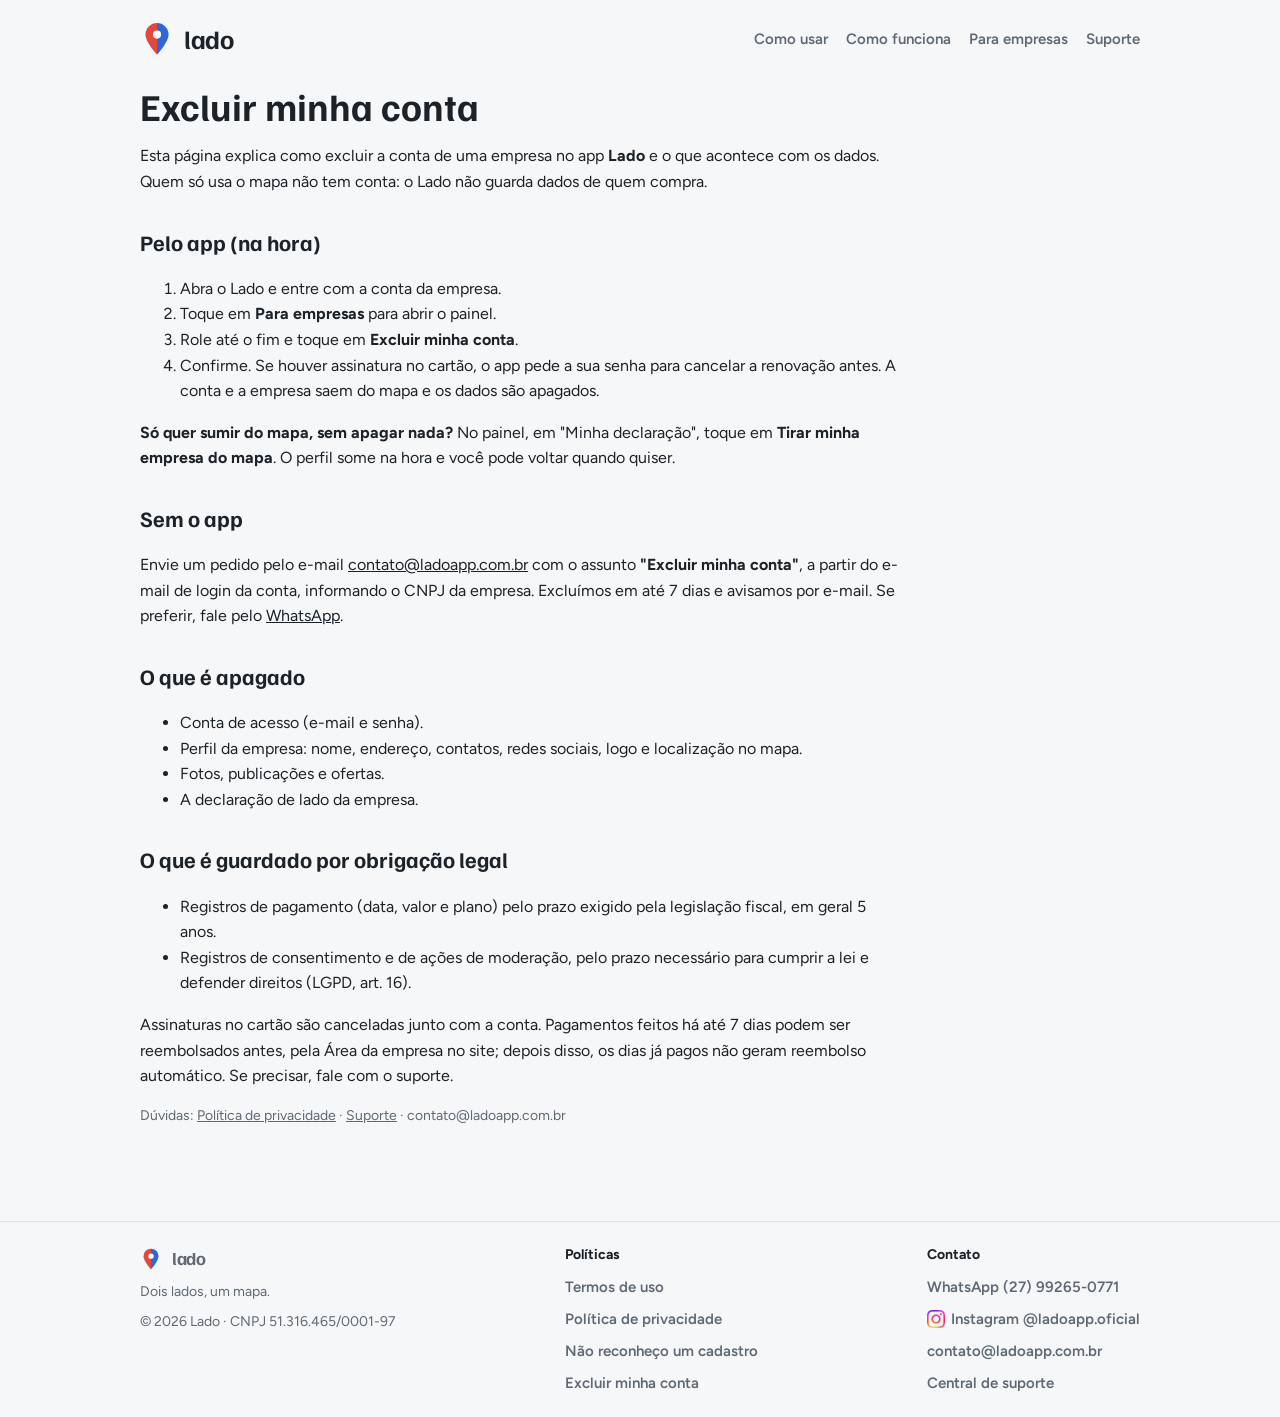
<file: excluir-conta/index.html>
<!doctype html>
<html lang="pt-BR">
<head>
<meta charset="utf-8">
<meta name="viewport" content="width=device-width, initial-scale=1">
<title>Lado · Excluir minha conta</title>
<meta name="description" content="Como excluir a conta de uma empresa no Lado e o que acontece com os dados.">
<meta name="theme-color" content="#1B2228">
<link rel="icon" href="../favicon.svg" type="image/svg+xml">
<link rel="stylesheet" href="../estilo.css">
<script>/* Modo app: páginas abertas pelo app (?app=1) não mostram planos, preços nem links de compra. */
(function(){var d=document.documentElement,on=/[?&]app=1(&|$)/.test(location.search);
try{if(on)sessionStorage.setItem('ladoApp','1');on=on||sessionStorage.getItem('ladoApp')==='1';}catch(e){}
if(on){d.classList.add('modo-app');if(/^\/(empresa|planos)\//.test(location.pathname))d.classList.add('app-bloq');}})();</script>
<style>.modo-app .so-site{display:none!important}.app-bloq main>*{display:none!important}.app-bloq main::before{content:"Esta página não está disponível no app.";display:block;padding:64px 20px;text-align:center;font-size:18px}</style>
</head>
<body>
<header class="topo">
  <a class="marca" href="../" aria-label="Lado, página inicial"><svg viewBox="0 0 100 100" aria-hidden="true"><defs><clipPath id="pl"><rect width="50" height="100"/></clipPath><clipPath id="pr"><rect x="50" width="50" height="100"/></clipPath></defs><path clip-path="url(#pl)" d="M50 96C50 96 16 60 16 37a34 34 0 0 1 68 0C84 60 50 96 50 96z" fill="#E2483D"/><path clip-path="url(#pr)" d="M50 96C50 96 16 60 16 37a34 34 0 0 1 68 0C84 60 50 96 50 96z" fill="#2F66D8"/><circle cx="50" cy="37" r="12" fill="#fff"/></svg><span>lado</span></a>
  <nav aria-label="Menu"><a href="../como-usar/">Como usar</a><a href="../#como-funciona">Como funciona</a><a class="so-site" href="../#empresas">Para empresas</a><a href="../suporte/">Suporte</a></nav>
</header>
<main>

<article class="doc">
<h1>Excluir minha conta</h1>
<p>Esta página explica como excluir a conta de uma empresa no app <strong>Lado</strong> e o que acontece com os dados. Quem só usa o mapa não tem conta: o Lado não guarda dados de quem compra.</p>
<h2>Pelo app (na hora)</h2>
<ol>
  <li>Abra o Lado e entre com a conta da empresa.</li>
  <li>Toque em <strong>Para empresas</strong> para abrir o painel.</li>
  <li>Role até o fim e toque em <strong>Excluir minha conta</strong>.</li>
  <li>Confirme. Se houver assinatura no cartão, o app pede a sua senha para cancelar a renovação antes. A conta e a empresa saem do mapa e os dados são apagados.</li>
</ol>
<p><strong>Só quer sumir do mapa, sem apagar nada?</strong> No painel, em "Minha declaração", toque em <strong>Tirar minha empresa do mapa</strong>. O perfil some na hora e você pode voltar quando quiser.</p>
<h2>Sem o app</h2>
<p>Envie um pedido pelo e-mail <a href="mailto:contato@ladoapp.com.br?subject=Excluir%20minha%20conta">contato@ladoapp.com.br</a> com o assunto <strong>"Excluir minha conta"</strong>, a partir do e-mail de login da conta, informando o CNPJ da empresa. Excluímos em até 7 dias e avisamos por e-mail. Se preferir, fale pelo <a href="https://wa.me/5527992650771?text=Ol%C3%A1!%20Preciso%20de%20ajuda%20com%20o%20app%20Lado.">WhatsApp</a>.</p>
<h2>O que é apagado</h2>
<ul>
  <li>Conta de acesso (e-mail e senha).</li>
  <li>Perfil da empresa: nome, endereço, contatos, redes sociais, logo e localização no mapa.</li>
  <li>Fotos, publicações e ofertas.</li>
  <li>A declaração de lado da empresa.</li>
</ul>
<h2>O que é guardado por obrigação legal</h2>
<ul>
  <li>Registros de pagamento (data, valor e plano) pelo prazo exigido pela legislação fiscal, em geral 5 anos.</li>
  <li>Registros de consentimento e de ações de moderação, pelo prazo necessário para cumprir a lei e defender direitos (LGPD, art. 16).</li>
</ul>
<p>Assinaturas no cartão são canceladas junto com a conta. Pagamentos feitos há até 7 dias podem ser reembolsados antes, pela Área da empresa no site; depois disso, os dias já pagos não geram reembolso automático. Se precisar, fale com o suporte.</p>
<p class="meta">Dúvidas: <a href="../privacidade/">Política de privacidade</a> · <a href="../suporte/">Suporte</a> · contato@ladoapp.com.br</p>
</article>

</main>
<footer class="rodape"><div class="in">
  <div class="col">
    <a class="marca pequena" href="../" aria-label="Lado, página inicial"><svg viewBox="0 0 100 100" aria-hidden="true"><defs><clipPath id="pl"><rect width="50" height="100"/></clipPath><clipPath id="pr"><rect x="50" width="50" height="100"/></clipPath></defs><path clip-path="url(#pl)" d="M50 96C50 96 16 60 16 37a34 34 0 0 1 68 0C84 60 50 96 50 96z" fill="#E2483D"/><path clip-path="url(#pr)" d="M50 96C50 96 16 60 16 37a34 34 0 0 1 68 0C84 60 50 96 50 96z" fill="#2F66D8"/><circle cx="50" cy="37" r="12" fill="#fff"/></svg><span>lado</span></a>
    <span>Dois lados, um mapa.</span>
    <span>© 2026 Lado · CNPJ 51.316.465/0001-97</span>
  </div>
  <nav class="col" aria-label="Políticas">
    <strong>Políticas</strong>
    <a href="../termos/">Termos de uso</a>
    <a href="../privacidade/">Política de privacidade</a>
    <a href="../nao-reconheco/">Não reconheço um cadastro</a>
    <a href="../excluir-conta/">Excluir minha conta</a>
  </nav>
  <nav class="col" aria-label="Contato">
    <strong>Contato</strong>
    <a href="https://wa.me/5527992650771?text=Ol%C3%A1!%20Preciso%20de%20ajuda%20com%20o%20app%20Lado." target="_blank" rel="noopener">WhatsApp (27) 99265-0771</a>
    <a href="https://www.instagram.com/ladoapp.oficial/" target="_blank" rel="noopener"><img src="/instagram.png" width="18" height="18" alt="" style="vertical-align:-4px;margin-right:6px">Instagram @ladoapp.oficial</a>
    <a href="mailto:contato@ladoapp.com.br">contato@ladoapp.com.br</a>
    <a href="../suporte/">Central de suporte</a>
  </nav>
</div></footer>
</body>
</html>
</file>
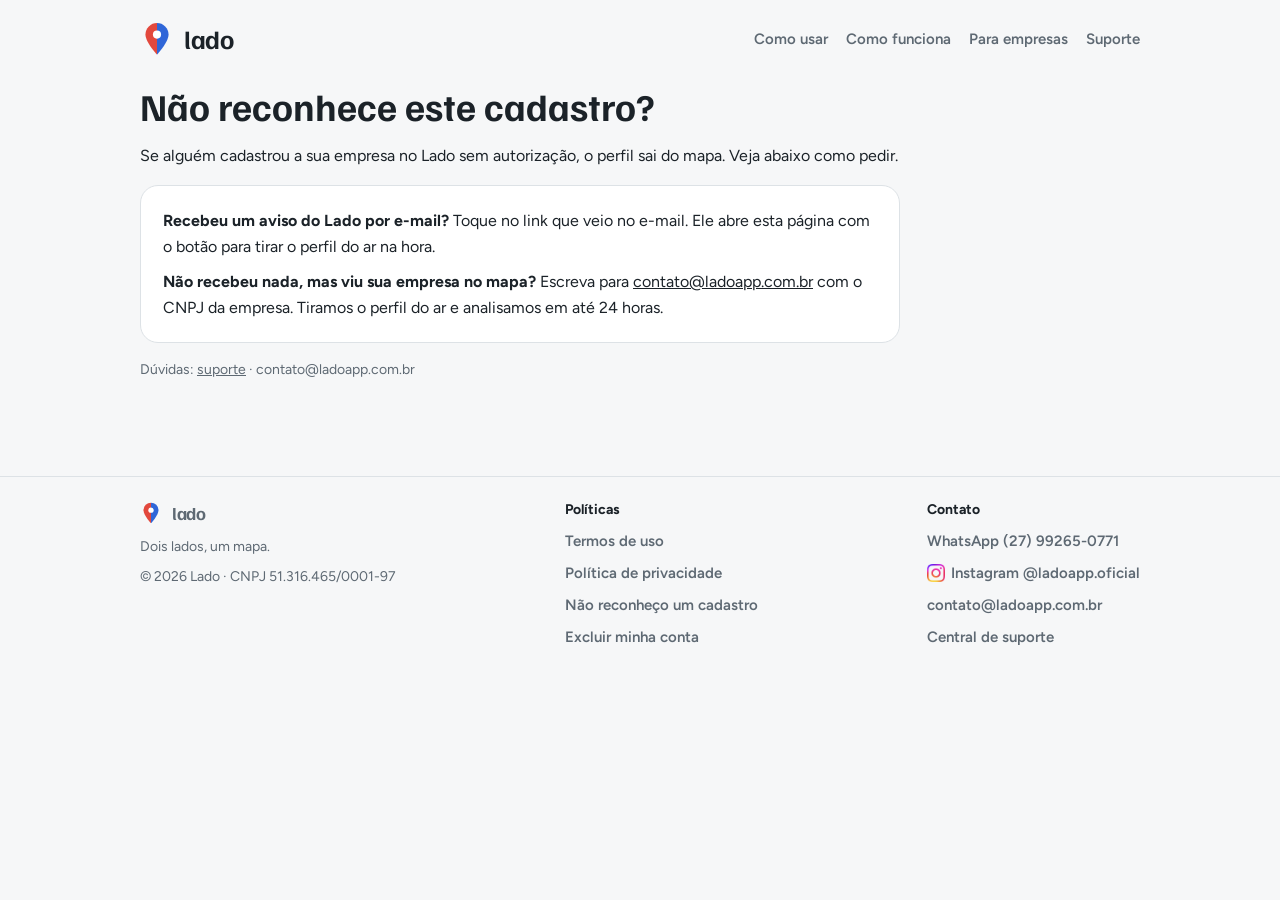
<file: nao-reconheco/index.html>
<!doctype html>
<html lang="pt-BR">
<head>
<meta charset="utf-8">
<meta name="viewport" content="width=device-width, initial-scale=1">
<title>Lado · Não reconheço este cadastro</title>
<meta name="description" content="Tire do ar um cadastro feito sem autorização.">
<meta name="theme-color" content="#1B2228">
<link rel="icon" href="../favicon.svg" type="image/svg+xml">
<link rel="stylesheet" href="../estilo.css">
<script>/* Modo app: páginas abertas pelo app (?app=1) não mostram planos, preços nem links de compra. */
(function(){var d=document.documentElement,on=/[?&]app=1(&|$)/.test(location.search);
try{if(on)sessionStorage.setItem('ladoApp','1');on=on||sessionStorage.getItem('ladoApp')==='1';}catch(e){}
if(on){d.classList.add('modo-app');if(/^\/(empresa|planos)\//.test(location.pathname))d.classList.add('app-bloq');}})();</script>
<style>.modo-app .so-site{display:none!important}.app-bloq main>*{display:none!important}.app-bloq main::before{content:"Esta página não está disponível no app.";display:block;padding:64px 20px;text-align:center;font-size:18px}</style>
</head>
<body>
<header class="topo">
  <a class="marca" href="../" aria-label="Lado, página inicial"><svg viewBox="0 0 100 100" aria-hidden="true"><defs><clipPath id="pl"><rect width="50" height="100"/></clipPath><clipPath id="pr"><rect x="50" width="50" height="100"/></clipPath></defs><path clip-path="url(#pl)" d="M50 96C50 96 16 60 16 37a34 34 0 0 1 68 0C84 60 50 96 50 96z" fill="#E2483D"/><path clip-path="url(#pr)" d="M50 96C50 96 16 60 16 37a34 34 0 0 1 68 0C84 60 50 96 50 96z" fill="#2F66D8"/><circle cx="50" cy="37" r="12" fill="#fff"/></svg><span>lado</span></a>
  <nav aria-label="Menu"><a href="../como-usar/">Como usar</a><a href="../#como-funciona">Como funciona</a><a class="so-site" href="../#empresas">Para empresas</a><a href="../suporte/">Suporte</a></nav>
</header>
<main>

<article class="doc">
<h1>Não reconhece este cadastro?</h1>
<p>Se alguém cadastrou a sua empresa no Lado sem autorização, o perfil sai do mapa. Veja abaixo como pedir.</p>
<div class="cartao" id="comLink" style="display:grid;gap:12px;margin-top:16px">
  <p style="margin:0">Toque no botão abaixo. O perfil sai do ar na hora e a nossa equipe analisa em até 24 horas.</p>
  <button class="botao vermelho" id="btn">Tirar o perfil do ar agora</button>
  <p id="msg" role="status" style="margin:0"></p>
</div>
<div class="cartao" id="semLink" hidden style="margin-top:16px">
  <p style="margin:0 0 10px"><strong>Recebeu um aviso do Lado por e-mail?</strong> Toque no link que veio no e-mail. Ele abre esta página com o botão para tirar o perfil do ar na hora.</p>
  <p style="margin:0"><strong>Não recebeu nada, mas viu sua empresa no mapa?</strong> Escreva para <a href="mailto:contato@ladoapp.com.br?subject=N%C3%A3o%20reconhe%C3%A7o%20este%20cadastro">contato@ladoapp.com.br</a> com o CNPJ da empresa. Tiramos o perfil do ar e analisamos em até 24 horas.</p>
</div>
<p class="meta" style="margin-top:16px">Dúvidas: <a href="../suporte/">suporte</a> · contato@ladoapp.com.br</p>
</article>
<script>
  // Chave pública (publishable) do Supabase: pode ficar no site; quem protege os dados são as regras do banco.
  const SUPABASE_URL = 'https://oxhedfbrgdaxbwkjtwiz.supabase.co';
  const SUPABASE_CHAVE = 'sb_publishable_3HAUdFwaNBw8sEsGrVPtkw_OdzNtd15';
  const token = new URLSearchParams(location.search).get('t');
  const btn = document.getElementById('btn'), msg = document.getElementById('msg');
  if (!token) { document.getElementById('comLink').style.display = 'none'; document.getElementById('semLink').hidden = false; }
  btn.addEventListener('click', async () => {
    btn.disabled = true; msg.textContent = 'Enviando...';
    try {
      const r = await fetch(SUPABASE_URL + '/rest/v1/rpc/nao_reconheco', {
        method: 'POST',
        headers: { 'Content-Type': 'application/json', apikey: SUPABASE_CHAVE },
        body: JSON.stringify({ p_token: token })
      });
      const res = await r.json();
      if (res === 'perfil_suspenso') { msg.innerHTML = '<span class="ok">Pronto. O perfil saiu do ar.</span> Nossa equipe vai entrar em contato.'; }
      else { msg.textContent = 'Este link já foi usado ou não é válido. Se precisar, fale com o suporte.'; }
    } catch (e) { btn.disabled = false; msg.textContent = 'Sem conexão. Tente de novo.'; }
  });
</script>

</main>
<footer class="rodape"><div class="in">
  <div class="col">
    <a class="marca pequena" href="../" aria-label="Lado, página inicial"><svg viewBox="0 0 100 100" aria-hidden="true"><defs><clipPath id="pl"><rect width="50" height="100"/></clipPath><clipPath id="pr"><rect x="50" width="50" height="100"/></clipPath></defs><path clip-path="url(#pl)" d="M50 96C50 96 16 60 16 37a34 34 0 0 1 68 0C84 60 50 96 50 96z" fill="#E2483D"/><path clip-path="url(#pr)" d="M50 96C50 96 16 60 16 37a34 34 0 0 1 68 0C84 60 50 96 50 96z" fill="#2F66D8"/><circle cx="50" cy="37" r="12" fill="#fff"/></svg><span>lado</span></a>
    <span>Dois lados, um mapa.</span>
    <span>© 2026 Lado · CNPJ 51.316.465/0001-97</span>
  </div>
  <nav class="col" aria-label="Políticas">
    <strong>Políticas</strong>
    <a href="../termos/">Termos de uso</a>
    <a href="../privacidade/">Política de privacidade</a>
    <a href="../nao-reconheco/">Não reconheço um cadastro</a>
    <a href="../excluir-conta/">Excluir minha conta</a>
  </nav>
  <nav class="col" aria-label="Contato">
    <strong>Contato</strong>
    <a href="https://wa.me/5527992650771?text=Ol%C3%A1!%20Preciso%20de%20ajuda%20com%20o%20app%20Lado." target="_blank" rel="noopener">WhatsApp (27) 99265-0771</a>
    <a href="https://www.instagram.com/ladoapp.oficial/" target="_blank" rel="noopener"><img src="/instagram.png" width="18" height="18" alt="" style="vertical-align:-4px;margin-right:6px">Instagram @ladoapp.oficial</a>
    <a href="mailto:contato@ladoapp.com.br">contato@ladoapp.com.br</a>
    <a href="../suporte/">Central de suporte</a>
  </nav>
</div></footer>
</body>
</html>
</file>
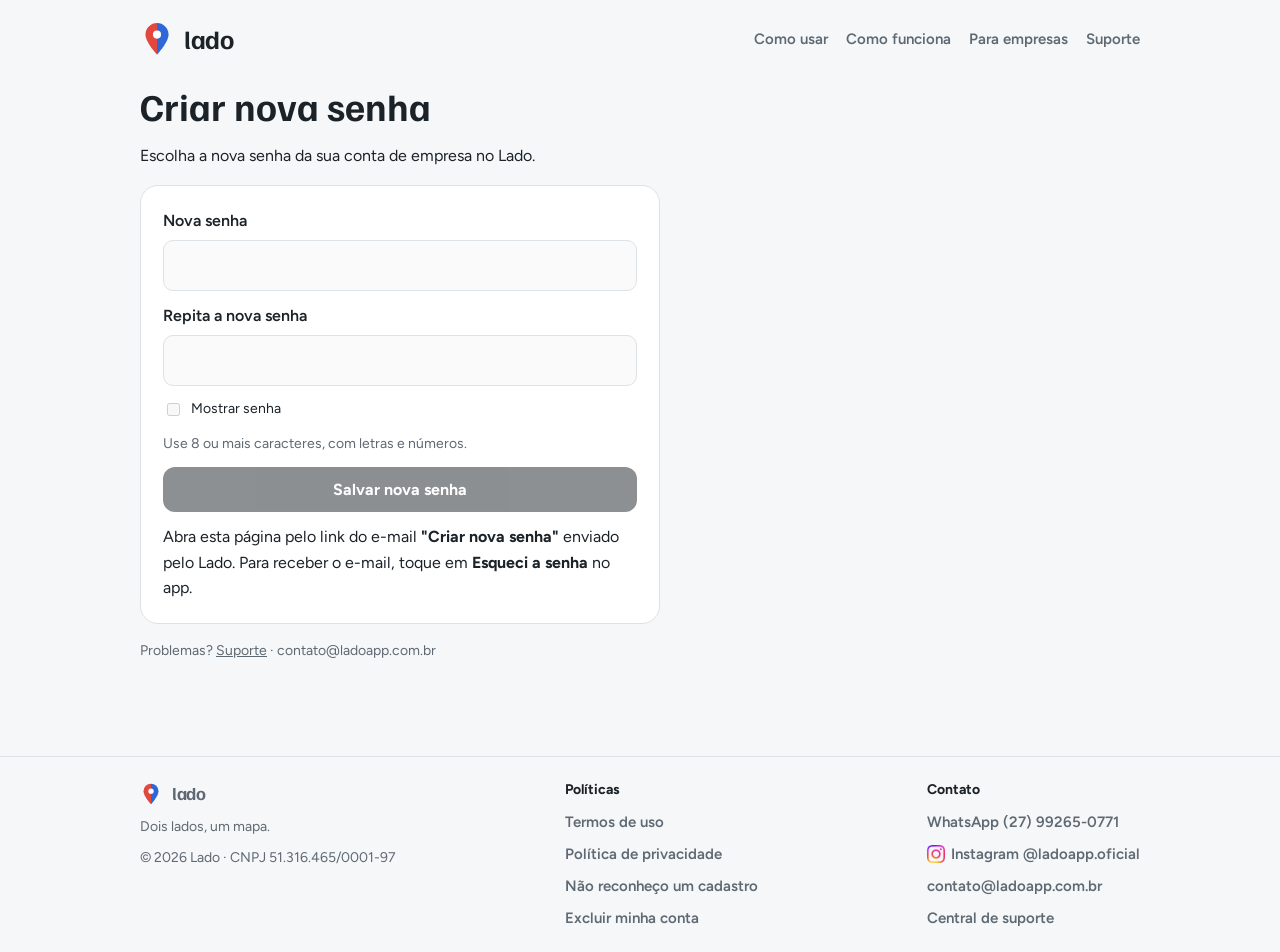
<file: nova-senha/index.html>
<!doctype html>
<html lang="pt-BR">
<head>
<meta charset="utf-8">
<meta name="viewport" content="width=device-width, initial-scale=1">
<title>Lado · Criar nova senha</title>
<meta name="description" content="Crie uma nova senha para a sua conta de empresa no Lado.">
<meta name="theme-color" content="#1B2228">
<link rel="icon" href="../favicon.svg" type="image/svg+xml">
<link rel="stylesheet" href="../estilo.css">
<script>/* Modo app: páginas abertas pelo app (?app=1) não mostram planos, preços nem links de compra. */
(function(){var d=document.documentElement,on=/[?&]app=1(&|$)/.test(location.search);
try{if(on)sessionStorage.setItem('ladoApp','1');on=on||sessionStorage.getItem('ladoApp')==='1';}catch(e){}
if(on){d.classList.add('modo-app');if(/^\/(empresa|planos)\//.test(location.pathname))d.classList.add('app-bloq');}})();</script>
<style>.modo-app .so-site{display:none!important}.app-bloq main>*{display:none!important}.app-bloq main::before{content:"Esta página não está disponível no app.";display:block;padding:64px 20px;text-align:center;font-size:18px}</style>
</head>
<body>
<header class="topo">
  <a class="marca" href="../" aria-label="Lado, página inicial"><svg viewBox="0 0 100 100" aria-hidden="true"><defs><clipPath id="pl"><rect width="50" height="100"/></clipPath><clipPath id="pr"><rect x="50" width="50" height="100"/></clipPath></defs><path clip-path="url(#pl)" d="M50 96C50 96 16 60 16 37a34 34 0 0 1 68 0C84 60 50 96 50 96z" fill="#E2483D"/><path clip-path="url(#pr)" d="M50 96C50 96 16 60 16 37a34 34 0 0 1 68 0C84 60 50 96 50 96z" fill="#2F66D8"/><circle cx="50" cy="37" r="12" fill="#fff"/></svg><span>lado</span></a>
  <nav aria-label="Menu"><a href="../como-usar/">Como usar</a><a href="../#como-funciona">Como funciona</a><a class="so-site" href="../#empresas">Para empresas</a><a href="../suporte/">Suporte</a></nav>
</header>
<main>

<article class="doc" style="max-width:520px">
<h1>Criar nova senha</h1>
<p>Escolha a nova senha da sua conta de empresa no Lado.</p>
<form id="form" class="cartao" style="display:grid;gap:12px;margin-top:16px" autocomplete="off">
  <label style="display:grid;gap:6px;font-weight:600">Nova senha
    <input id="s1" type="password" autocomplete="new-password" minlength="8" required style="font:inherit;padding:12px;border-radius:10px;border:1.5px solid var(--borda)">
  </label>
  <label style="display:grid;gap:6px;font-weight:600">Repita a nova senha
    <input id="s2" type="password" autocomplete="new-password" minlength="8" required style="font:inherit;padding:12px;border-radius:10px;border:1.5px solid var(--borda)">
  </label>
  <label style="display:flex;gap:8px;align-items:center;font-size:14px"><input id="ver" type="checkbox"> Mostrar senha</label>
  <p class="meta" style="margin:0">Use 8 ou mais caracteres, com letras e números.</p>
  <button class="botao" id="btn" type="submit">Salvar nova senha</button>
  <p id="msg" role="status" style="margin:0"></p>
</form>
<p class="meta" style="margin-top:16px">Problemas? <a href="../suporte/">Suporte</a> · contato@ladoapp.com.br</p>
</article>
<script>
  // O link do e-mail traz um acesso temporário (só para trocar a senha). Nada é guardado neste site.
  const SUPABASE_URL = 'https://oxhedfbrgdaxbwkjtwiz.supabase.co';
  const SUPABASE_CHAVE = 'sb_publishable_3HAUdFwaNBw8sEsGrVPtkw_OdzNtd15';
  const h = new URLSearchParams(location.hash.slice(1));
  const q = new URLSearchParams(location.search);
  const token = h.get('access_token');
  const form = document.getElementById('form'), btn = document.getElementById('btn'), msg = document.getElementById('msg');
  const s1 = document.getElementById('s1'), s2 = document.getElementById('s2');
  history.replaceState(null, '', location.pathname);   // tira o código do endereço
  document.getElementById('ver').addEventListener('change', (e) => { s1.type = s2.type = e.target.checked ? 'text' : 'password'; });
  function bloquear(texto) { [...form.querySelectorAll('input,button')].forEach((el) => el.disabled = true); msg.innerHTML = texto; }
  if (h.get('error_code') || q.get('error_code') || h.get('error')) {
    bloquear('Este link expirou ou já foi usado. No app, toque em <b>Esqueci a senha</b> para receber um novo.');
  } else if (!token || (h.get('type') && h.get('type') !== 'recovery')) {
    bloquear('Abra esta página pelo link do e-mail <b>"Criar nova senha"</b> enviado pelo Lado. Para receber o e-mail, toque em <b>Esqueci a senha</b> no app.');
  }
  form.addEventListener('submit', async (ev) => {
    ev.preventDefault();
    const a = s1.value, b = s2.value;
    if (a.length < 8 || !/[A-Za-z]/.test(a) || !/[0-9]/.test(a)) { msg.textContent = 'A senha precisa ter 8 ou mais caracteres, com letras e números.'; return; }
    if (a !== b) { msg.textContent = 'As senhas não são iguais.'; return; }
    btn.disabled = true; msg.textContent = 'Salvando...';
    try {
      const r = await fetch(SUPABASE_URL + '/auth/v1/user', {
        method: 'PUT',
        headers: { 'Content-Type': 'application/json', apikey: SUPABASE_CHAVE, Authorization: 'Bearer ' + token },
        body: JSON.stringify({ password: a })
      });
      if (r.ok) {
        fetch(SUPABASE_URL + '/auth/v1/logout', { method: 'POST', headers: { apikey: SUPABASE_CHAVE, Authorization: 'Bearer ' + token } }).catch(() => {});
        bloquear('<span class="ok">Pronto! Sua senha foi alterada.</span> Volte ao app Lado e entre com o seu e-mail e a nova senha.');
        return;
      }
      const j = await r.json().catch(() => ({}));
      const cod = j.error_code || j.code || '';
      if (cod === 'same_password') msg.textContent = 'A nova senha precisa ser diferente da atual.';
      else if (cod === 'weak_password') msg.textContent = 'Senha fraca. Use mais caracteres, com letras e números.';
      else if (r.status === 401 || r.status === 403) bloquear('Este link expirou. No app, toque em <b>Esqueci a senha</b> para receber um novo.');
      else msg.textContent = 'Não foi possível salvar agora. Tente de novo.';
    } catch (e) { msg.textContent = 'Sem conexão. Tente de novo.'; }
    btn.disabled = false;
  });
</script>

</main>
<footer class="rodape"><div class="in">
  <div class="col">
    <a class="marca pequena" href="../" aria-label="Lado, página inicial"><svg viewBox="0 0 100 100" aria-hidden="true"><defs><clipPath id="pl"><rect width="50" height="100"/></clipPath><clipPath id="pr"><rect x="50" width="50" height="100"/></clipPath></defs><path clip-path="url(#pl)" d="M50 96C50 96 16 60 16 37a34 34 0 0 1 68 0C84 60 50 96 50 96z" fill="#E2483D"/><path clip-path="url(#pr)" d="M50 96C50 96 16 60 16 37a34 34 0 0 1 68 0C84 60 50 96 50 96z" fill="#2F66D8"/><circle cx="50" cy="37" r="12" fill="#fff"/></svg><span>lado</span></a>
    <span>Dois lados, um mapa.</span>
    <span>© 2026 Lado · CNPJ 51.316.465/0001-97</span>
  </div>
  <nav class="col" aria-label="Políticas">
    <strong>Políticas</strong>
    <a href="../termos/">Termos de uso</a>
    <a href="../privacidade/">Política de privacidade</a>
    <a href="../nao-reconheco/">Não reconheço um cadastro</a>
    <a href="../excluir-conta/">Excluir minha conta</a>
  </nav>
  <nav class="col" aria-label="Contato">
    <strong>Contato</strong>
    <a href="https://wa.me/5527992650771?text=Ol%C3%A1!%20Preciso%20de%20ajuda%20com%20o%20app%20Lado." target="_blank" rel="noopener">WhatsApp (27) 99265-0771</a>
    <a href="https://www.instagram.com/ladoapp.oficial/" target="_blank" rel="noopener"><img src="/instagram.png" width="18" height="18" alt="" style="vertical-align:-4px;margin-right:6px">Instagram @ladoapp.oficial</a>
    <a href="mailto:contato@ladoapp.com.br">contato@ladoapp.com.br</a>
    <a href="../suporte/">Central de suporte</a>
  </nav>
</div></footer>
</body>
</html>
</file>
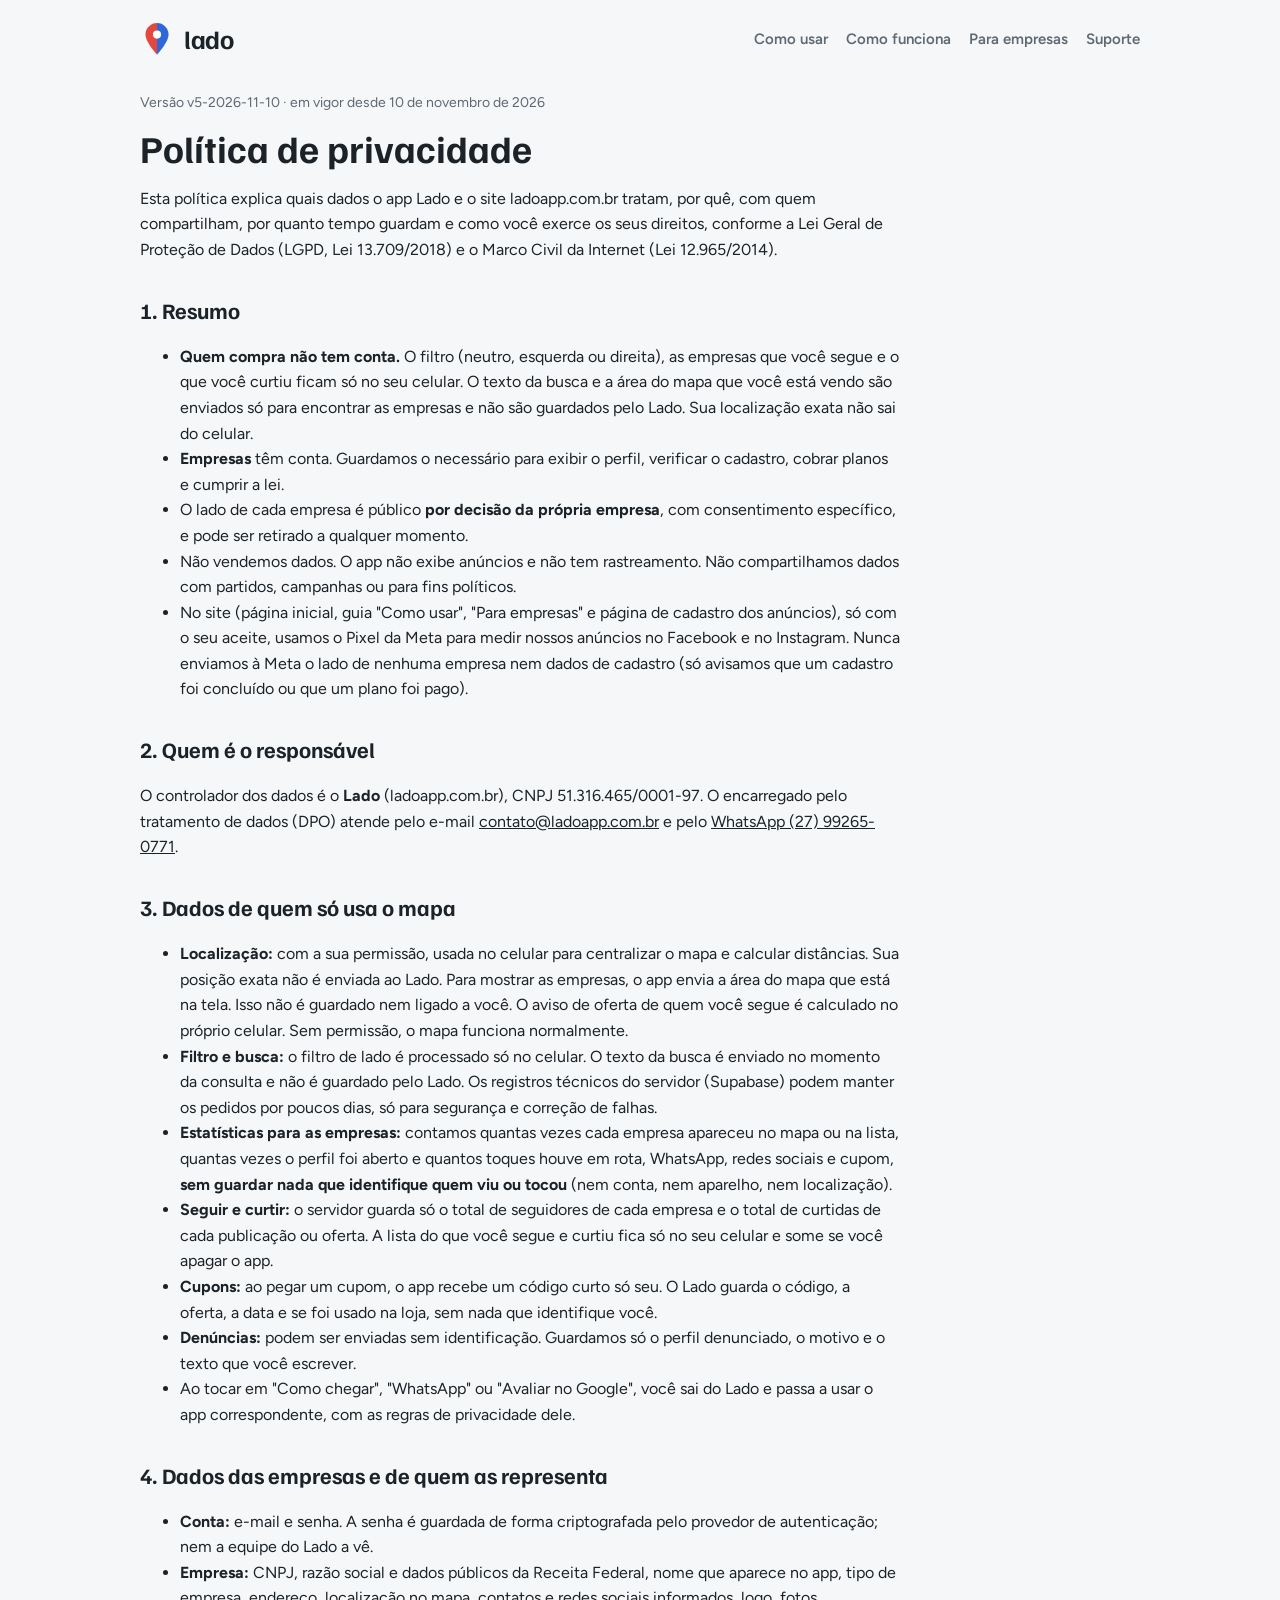
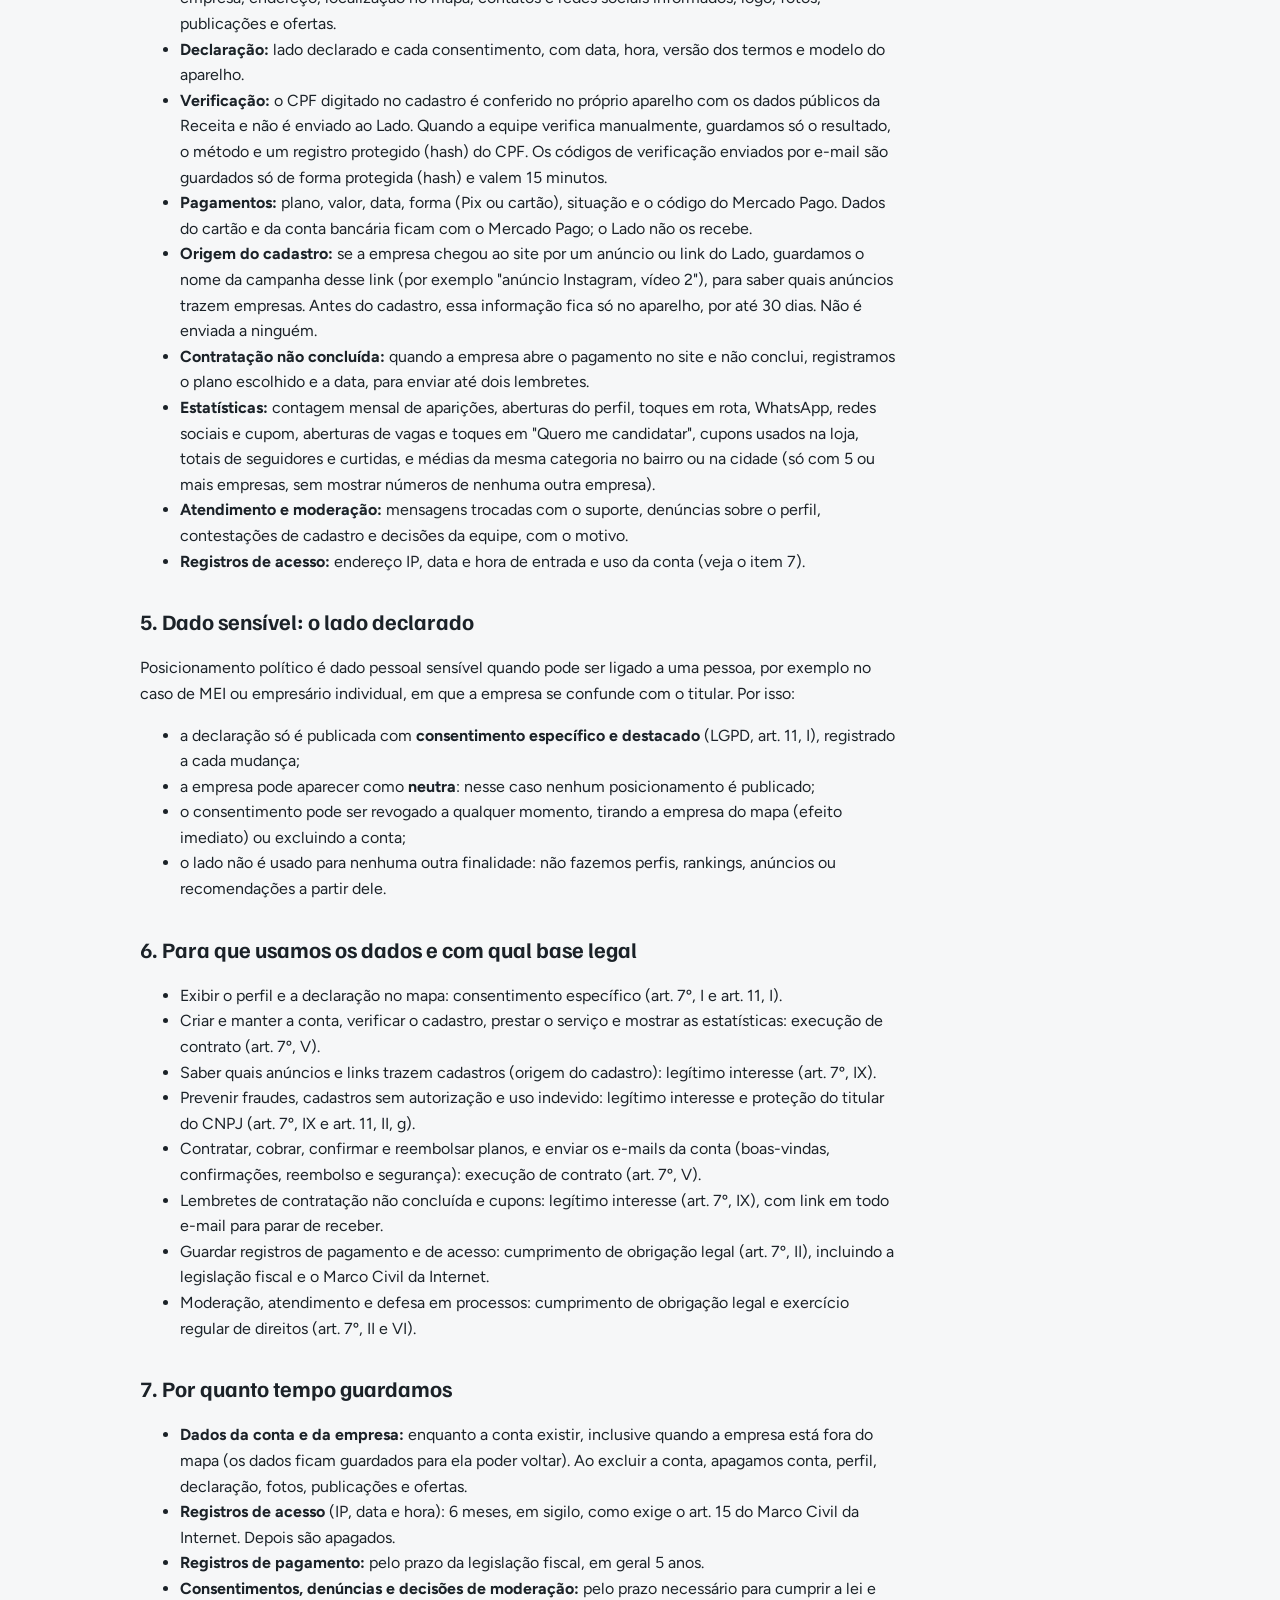
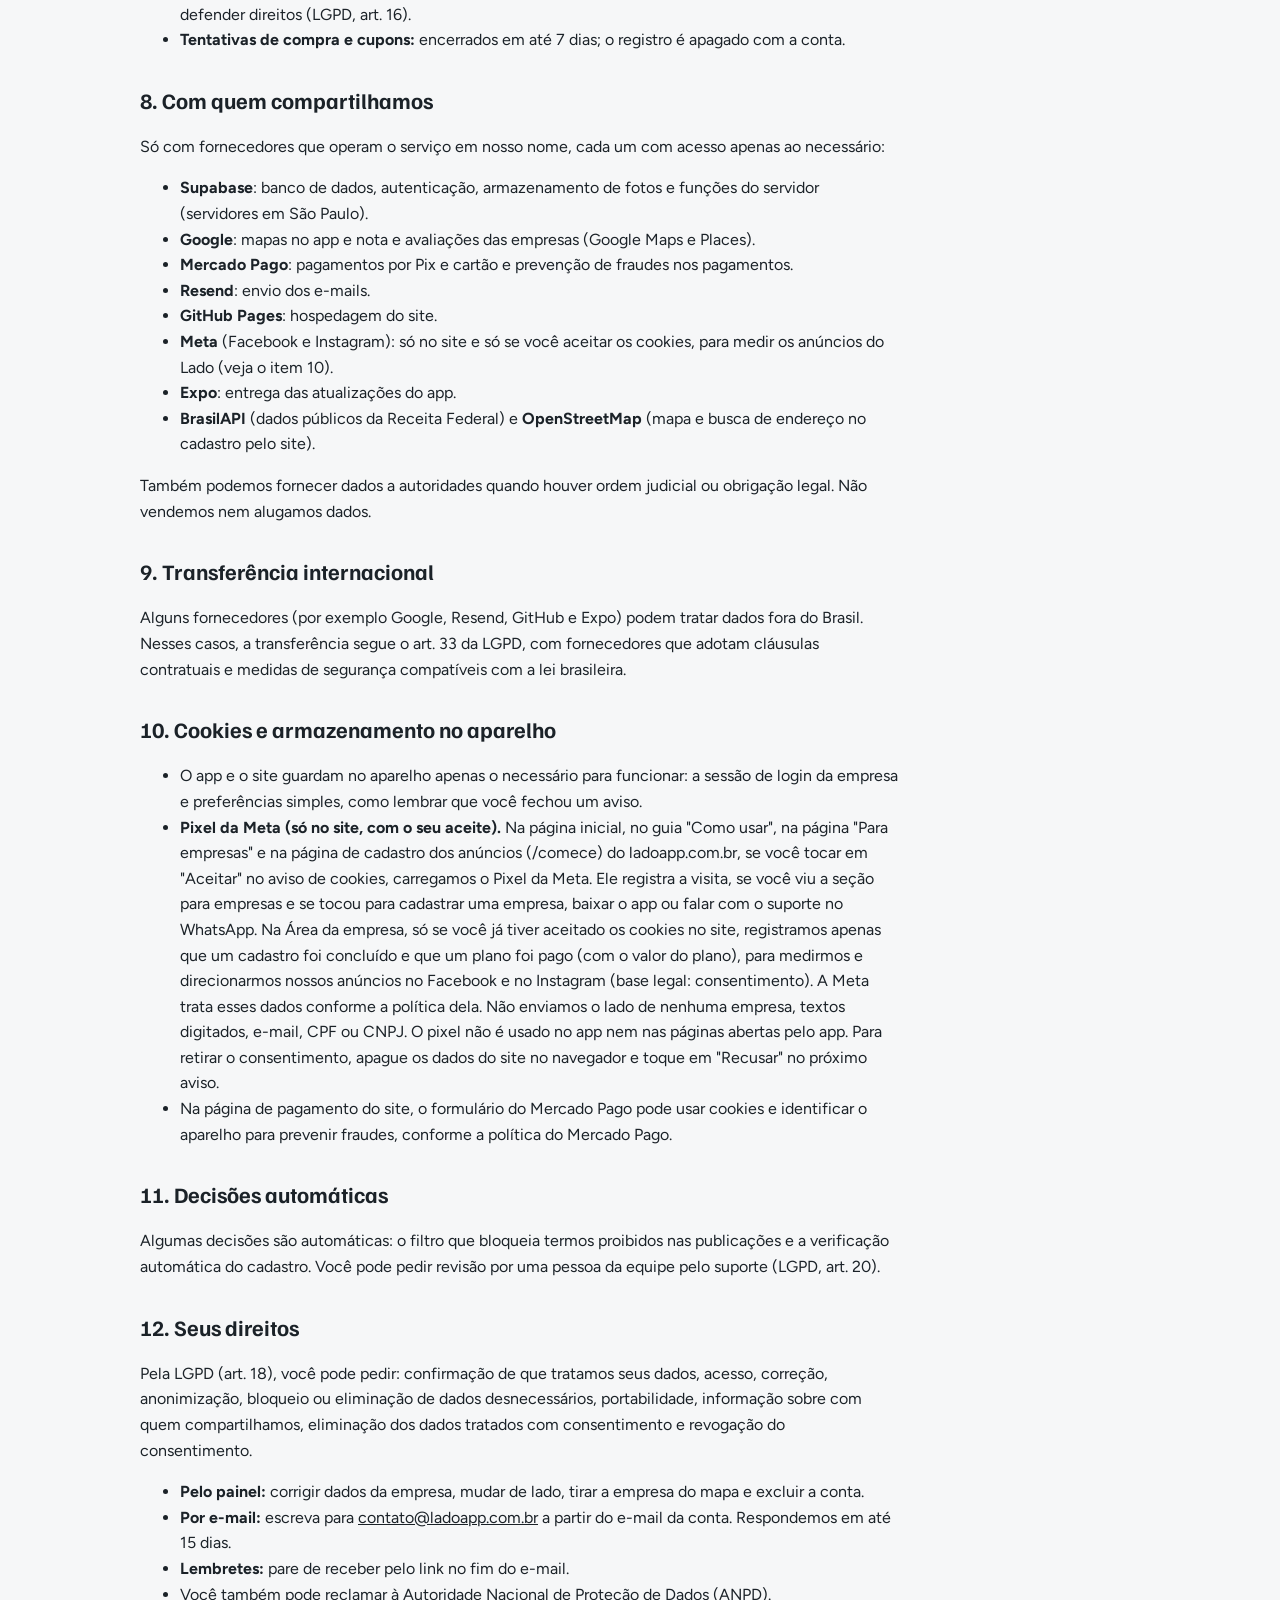
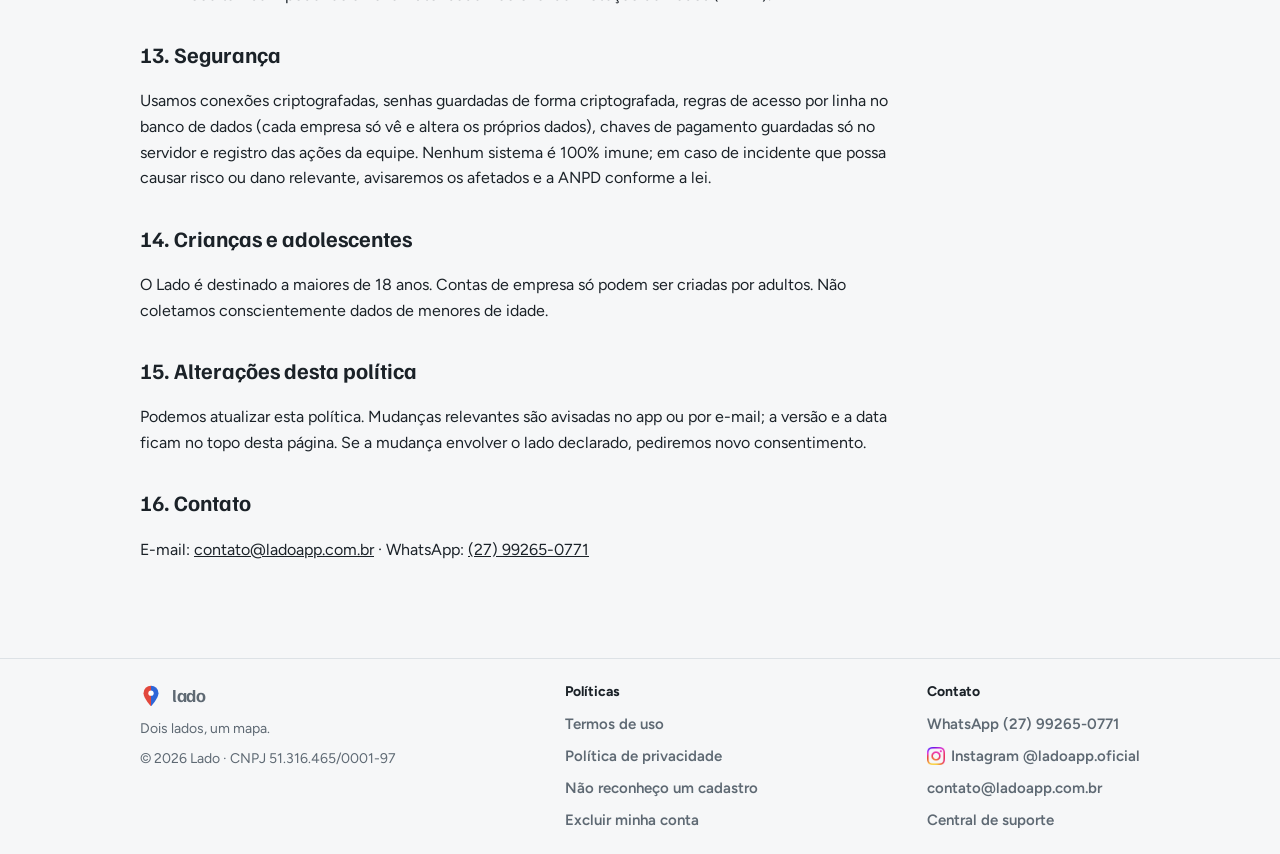
<file: privacidade/index.html>
<!doctype html>
<html lang="pt-BR">
<head>
<meta charset="utf-8">
<meta name="viewport" content="width=device-width, initial-scale=1">
<title>Lado · Política de privacidade</title>
<meta name="description" content="Como o Lado trata seus dados (LGPD).">
<meta name="theme-color" content="#1B2228">
<link rel="icon" href="../favicon.svg" type="image/svg+xml">
<link rel="stylesheet" href="../estilo.css?v=20261103j">
<script>/* Modo app: páginas abertas pelo app (?app=1) não mostram planos, preços nem links de compra. */
(function(){var d=document.documentElement,on=/[?&]app=1(&|$)/.test(location.search);
try{if(on)sessionStorage.setItem('ladoApp','1');on=on||sessionStorage.getItem('ladoApp')==='1';}catch(e){}
if(on){d.classList.add('modo-app');if(/^\/(empresa|planos)\//.test(location.pathname))d.classList.add('app-bloq');}})();</script>
<style>.modo-app .so-site{display:none!important}.app-bloq main>*{display:none!important}.app-bloq main::before{content:"Esta página não está disponível no app.";display:block;padding:64px 20px;text-align:center;font-size:18px}</style>
</head>
<body>
<header class="topo">
  <a class="marca" href="../" aria-label="Lado, página inicial"><svg viewBox="0 0 100 100" aria-hidden="true"><defs><clipPath id="pl"><rect width="50" height="100"/></clipPath><clipPath id="pr"><rect x="50" width="50" height="100"/></clipPath></defs><path clip-path="url(#pl)" d="M50 96C50 96 16 60 16 37a34 34 0 0 1 68 0C84 60 50 96 50 96z" fill="#E2483D"/><path clip-path="url(#pr)" d="M50 96C50 96 16 60 16 37a34 34 0 0 1 68 0C84 60 50 96 50 96z" fill="#2F66D8"/><circle cx="50" cy="37" r="12" fill="#fff"/></svg><span>lado</span></a>
  <nav aria-label="Menu"><a href="../como-usar/">Como usar</a><a href="../#como-funciona">Como funciona</a><a class="so-site" href="../#empresas">Para empresas</a><a href="../suporte/">Suporte</a></nav>
</header>
<main>

<article class="doc">
<p class="meta">Versão v5-2026-11-10 · em vigor desde 10 de novembro de 2026</p>
<h1>Política de privacidade</h1>
<p>Esta política explica quais dados o app Lado e o site ladoapp.com.br tratam, por quê, com quem compartilham, por quanto tempo guardam e como você exerce os seus direitos, conforme a Lei Geral de Proteção de Dados (LGPD, Lei 13.709/2018) e o Marco Civil da Internet (Lei 12.965/2014).</p>

<h2>1. Resumo</h2>
<ul>
<li><strong>Quem compra não tem conta.</strong> O filtro (neutro, esquerda ou direita), as empresas que você segue e o que você curtiu ficam só no seu celular. O texto da busca e a área do mapa que você está vendo são enviados só para encontrar as empresas e não são guardados pelo Lado. Sua localização exata não sai do celular.</li>
<li><strong>Empresas</strong> têm conta. Guardamos o necessário para exibir o perfil, verificar o cadastro, cobrar planos e cumprir a lei.</li>
<li>O lado de cada empresa é público <strong>por decisão da própria empresa</strong>, com consentimento específico, e pode ser retirado a qualquer momento.</li>
<li>Não vendemos dados. O app não exibe anúncios e não tem rastreamento. Não compartilhamos dados com partidos, campanhas ou para fins políticos.</li>
<li>No site (página inicial, guia "Como usar", "Para empresas" e página de cadastro dos anúncios), só com o seu aceite, usamos o Pixel da Meta para medir nossos anúncios no Facebook e no Instagram. Nunca enviamos à Meta o lado de nenhuma empresa nem dados de cadastro (só avisamos que um cadastro foi concluído ou que um plano foi pago).</li>
</ul>

<h2>2. Quem é o responsável</h2>
<p>O controlador dos dados é o <strong>Lado</strong> (ladoapp.com.br), CNPJ 51.316.465/0001-97. O encarregado pelo tratamento de dados (DPO) atende pelo e-mail <a href="mailto:contato@ladoapp.com.br">contato@ladoapp.com.br</a> e pelo <a href="https://wa.me/5527992650771?text=Ol%C3%A1!%20Preciso%20de%20ajuda%20com%20o%20app%20Lado.">WhatsApp (27) 99265-0771</a>.</p>

<h2>3. Dados de quem só usa o mapa</h2>
<ul>
<li><strong>Localização:</strong> com a sua permissão, usada no celular para centralizar o mapa e calcular distâncias. Sua posição exata não é enviada ao Lado. Para mostrar as empresas, o app envia a área do mapa que está na tela. Isso não é guardado nem ligado a você. O aviso de oferta de quem você segue é calculado no próprio celular. Sem permissão, o mapa funciona normalmente.</li>
<li><strong>Filtro e busca:</strong> o filtro de lado é processado só no celular. O texto da busca é enviado no momento da consulta e não é guardado pelo Lado. Os registros técnicos do servidor (Supabase) podem manter os pedidos por poucos dias, só para segurança e correção de falhas.</li>
<li><strong>Estatísticas para as empresas:</strong> contamos quantas vezes cada empresa apareceu no mapa ou na lista, quantas vezes o perfil foi aberto e quantos toques houve em rota, WhatsApp, redes sociais e cupom, <strong>sem guardar nada que identifique quem viu ou tocou</strong> (nem conta, nem aparelho, nem localização).</li>
<li><strong>Seguir e curtir:</strong> o servidor guarda só o total de seguidores de cada empresa e o total de curtidas de cada publicação ou oferta. A lista do que você segue e curtiu fica só no seu celular e some se você apagar o app.</li>
<li><strong>Cupons:</strong> ao pegar um cupom, o app recebe um código curto só seu. O Lado guarda o código, a oferta, a data e se foi usado na loja, sem nada que identifique você.</li>
<li><strong>Denúncias:</strong> podem ser enviadas sem identificação. Guardamos só o perfil denunciado, o motivo e o texto que você escrever.</li>
<li>Ao tocar em "Como chegar", "WhatsApp" ou "Avaliar no Google", você sai do Lado e passa a usar o app correspondente, com as regras de privacidade dele.</li>
</ul>

<h2>4. Dados das empresas e de quem as representa</h2>
<ul>
<li><strong>Conta:</strong> e-mail e senha. A senha é guardada de forma criptografada pelo provedor de autenticação; nem a equipe do Lado a vê.</li>
<li><strong>Empresa:</strong> CNPJ, razão social e dados públicos da Receita Federal, nome que aparece no app, tipo de empresa, endereço, localização no mapa, contatos e redes sociais informados, logo, fotos, publicações e ofertas.</li>
<li><strong>Declaração:</strong> lado declarado e cada consentimento, com data, hora, versão dos termos e modelo do aparelho.</li>
<li><strong>Verificação:</strong> o CPF digitado no cadastro é conferido no próprio aparelho com os dados públicos da Receita e não é enviado ao Lado. Quando a equipe verifica manualmente, guardamos só o resultado, o método e um registro protegido (hash) do CPF. Os códigos de verificação enviados por e-mail são guardados só de forma protegida (hash) e valem 15 minutos.</li>
<li><strong>Pagamentos:</strong> plano, valor, data, forma (Pix ou cartão), situação e o código do Mercado Pago. Dados do cartão e da conta bancária ficam com o Mercado Pago; o Lado não os recebe.</li>
<li><strong>Origem do cadastro:</strong> se a empresa chegou ao site por um anúncio ou link do Lado, guardamos o nome da campanha desse link (por exemplo "anúncio Instagram, vídeo 2"), para saber quais anúncios trazem empresas. Antes do cadastro, essa informação fica só no aparelho, por até 30 dias. Não é enviada a ninguém.</li>
<li><strong>Contratação não concluída:</strong> quando a empresa abre o pagamento no site e não conclui, registramos o plano escolhido e a data, para enviar até dois lembretes.</li>
<li><strong>Estatísticas:</strong> contagem mensal de aparições, aberturas do perfil, toques em rota, WhatsApp, redes sociais e cupom, aberturas de vagas e toques em "Quero me candidatar", cupons usados na loja, totais de seguidores e curtidas, e médias da mesma categoria no bairro ou na cidade (só com 5 ou mais empresas, sem mostrar números de nenhuma outra empresa).</li>
<li><strong>Atendimento e moderação:</strong> mensagens trocadas com o suporte, denúncias sobre o perfil, contestações de cadastro e decisões da equipe, com o motivo.</li>
<li><strong>Registros de acesso:</strong> endereço IP, data e hora de entrada e uso da conta (veja o item 7).</li>
</ul>

<h2>5. Dado sensível: o lado declarado</h2>
<p>Posicionamento político é dado pessoal sensível quando pode ser ligado a uma pessoa, por exemplo no caso de MEI ou empresário individual, em que a empresa se confunde com o titular. Por isso:</p>
<ul>
<li>a declaração só é publicada com <strong>consentimento específico e destacado</strong> (LGPD, art. 11, I), registrado a cada mudança;</li>
<li>a empresa pode aparecer como <strong>neutra</strong>: nesse caso nenhum posicionamento é publicado;</li>
<li>o consentimento pode ser revogado a qualquer momento, tirando a empresa do mapa (efeito imediato) ou excluindo a conta;</li>
<li>o lado não é usado para nenhuma outra finalidade: não fazemos perfis, rankings, anúncios ou recomendações a partir dele.</li>
</ul>

<h2>6. Para que usamos os dados e com qual base legal</h2>
<ul>
<li>Exibir o perfil e a declaração no mapa: consentimento específico (art. 7º, I e art. 11, I).</li>
<li>Criar e manter a conta, verificar o cadastro, prestar o serviço e mostrar as estatísticas: execução de contrato (art. 7º, V).</li>
<li>Saber quais anúncios e links trazem cadastros (origem do cadastro): legítimo interesse (art. 7º, IX).</li>
<li>Prevenir fraudes, cadastros sem autorização e uso indevido: legítimo interesse e proteção do titular do CNPJ (art. 7º, IX e art. 11, II, g).</li>
<li>Contratar, cobrar, confirmar e reembolsar planos, e enviar os e-mails da conta (boas-vindas, confirmações, reembolso e segurança): execução de contrato (art. 7º, V).</li>
<li>Lembretes de contratação não concluída e cupons: legítimo interesse (art. 7º, IX), com link em todo e-mail para parar de receber.</li>
<li>Guardar registros de pagamento e de acesso: cumprimento de obrigação legal (art. 7º, II), incluindo a legislação fiscal e o Marco Civil da Internet.</li>
<li>Moderação, atendimento e defesa em processos: cumprimento de obrigação legal e exercício regular de direitos (art. 7º, II e VI).</li>
</ul>

<h2>7. Por quanto tempo guardamos</h2>
<ul>
<li><strong>Dados da conta e da empresa:</strong> enquanto a conta existir, inclusive quando a empresa está fora do mapa (os dados ficam guardados para ela poder voltar). Ao excluir a conta, apagamos conta, perfil, declaração, fotos, publicações e ofertas.</li>
<li><strong>Registros de acesso</strong> (IP, data e hora): 6 meses, em sigilo, como exige o art. 15 do Marco Civil da Internet. Depois são apagados.</li>
<li><strong>Registros de pagamento:</strong> pelo prazo da legislação fiscal, em geral 5 anos.</li>
<li><strong>Consentimentos, denúncias e decisões de moderação:</strong> pelo prazo necessário para cumprir a lei e defender direitos (LGPD, art. 16).</li>
<li><strong>Tentativas de compra e cupons:</strong> encerrados em até 7 dias; o registro é apagado com a conta.</li>
</ul>

<h2>8. Com quem compartilhamos</h2>
<p>Só com fornecedores que operam o serviço em nosso nome, cada um com acesso apenas ao necessário:</p>
<ul>
<li><strong>Supabase</strong>: banco de dados, autenticação, armazenamento de fotos e funções do servidor (servidores em São Paulo).</li>
<li><strong>Google</strong>: mapas no app e nota e avaliações das empresas (Google Maps e Places).</li>
<li><strong>Mercado Pago</strong>: pagamentos por Pix e cartão e prevenção de fraudes nos pagamentos.</li>
<li><strong>Resend</strong>: envio dos e-mails.</li>
<li><strong>GitHub Pages</strong>: hospedagem do site.</li>
<li><strong>Meta</strong> (Facebook e Instagram): só no site e só se você aceitar os cookies, para medir os anúncios do Lado (veja o item 10).</li>
<li><strong>Expo</strong>: entrega das atualizações do app.</li>
<li><strong>BrasilAPI</strong> (dados públicos da Receita Federal) e <strong>OpenStreetMap</strong> (mapa e busca de endereço no cadastro pelo site).</li>
</ul>
<p>Também podemos fornecer dados a autoridades quando houver ordem judicial ou obrigação legal. Não vendemos nem alugamos dados.</p>

<h2>9. Transferência internacional</h2>
<p>Alguns fornecedores (por exemplo Google, Resend, GitHub e Expo) podem tratar dados fora do Brasil. Nesses casos, a transferência segue o art. 33 da LGPD, com fornecedores que adotam cláusulas contratuais e medidas de segurança compatíveis com a lei brasileira.</p>

<h2 id="cookies">10. Cookies e armazenamento no aparelho</h2>
<ul>
<li>O app e o site guardam no aparelho apenas o necessário para funcionar: a sessão de login da empresa e preferências simples, como lembrar que você fechou um aviso.</li>
<li><strong>Pixel da Meta (só no site, com o seu aceite).</strong> Na página inicial, no guia "Como usar", na página "Para empresas" e na página de cadastro dos anúncios (/comece) do ladoapp.com.br, se você tocar em "Aceitar" no aviso de cookies, carregamos o Pixel da Meta. Ele registra a visita, se você viu a seção para empresas e se tocou para cadastrar uma empresa, baixar o app ou falar com o suporte no WhatsApp. Na Área da empresa, só se você já tiver aceitado os cookies no site, registramos apenas que um cadastro foi concluído e que um plano foi pago (com o valor do plano), para medirmos e direcionarmos nossos anúncios no Facebook e no Instagram (base legal: consentimento). A Meta trata esses dados conforme a política dela. Não enviamos o lado de nenhuma empresa, textos digitados, e-mail, CPF ou CNPJ. O pixel não é usado no app nem nas páginas abertas pelo app. Para retirar o consentimento, apague os dados do site no navegador e toque em "Recusar" no próximo aviso.</li>
<li>Na página de pagamento do site, o formulário do Mercado Pago pode usar cookies e identificar o aparelho para prevenir fraudes, conforme a política do Mercado Pago.</li>
</ul>

<h2>11. Decisões automáticas</h2>
<p>Algumas decisões são automáticas: o filtro que bloqueia termos proibidos nas publicações e a verificação automática do cadastro. Você pode pedir revisão por uma pessoa da equipe pelo suporte (LGPD, art. 20).</p>

<h2>12. Seus direitos</h2>
<p>Pela LGPD (art. 18), você pode pedir: confirmação de que tratamos seus dados, acesso, correção, anonimização, bloqueio ou eliminação de dados desnecessários, portabilidade, informação sobre com quem compartilhamos, eliminação dos dados tratados com consentimento e revogação do consentimento.</p>
<ul>
<li><strong>Pelo painel:</strong> corrigir dados da empresa, mudar de lado, tirar a empresa do mapa e excluir a conta.</li>
<li><strong>Por e-mail:</strong> escreva para <a href="mailto:contato@ladoapp.com.br">contato@ladoapp.com.br</a> a partir do e-mail da conta. Respondemos em até 15 dias.</li>
<li><strong>Lembretes:</strong> pare de receber pelo link no fim do e-mail.</li>
<li>Você também pode reclamar à Autoridade Nacional de Proteção de Dados (ANPD).</li>
</ul>

<h2>13. Segurança</h2>
<p>Usamos conexões criptografadas, senhas guardadas de forma criptografada, regras de acesso por linha no banco de dados (cada empresa só vê e altera os próprios dados), chaves de pagamento guardadas só no servidor e registro das ações da equipe. Nenhum sistema é 100% imune; em caso de incidente que possa causar risco ou dano relevante, avisaremos os afetados e a ANPD conforme a lei.</p>

<h2>14. Crianças e adolescentes</h2>
<p>O Lado é destinado a maiores de 18 anos. Contas de empresa só podem ser criadas por adultos. Não coletamos conscientemente dados de menores de idade.</p>

<h2>15. Alterações desta política</h2>
<p>Podemos atualizar esta política. Mudanças relevantes são avisadas no app ou por e-mail; a versão e a data ficam no topo desta página. Se a mudança envolver o lado declarado, pediremos novo consentimento.</p>

<h2>16. Contato</h2>
<p>E-mail: <a href="mailto:contato@ladoapp.com.br">contato@ladoapp.com.br</a> · WhatsApp: <a href="https://wa.me/5527992650771?text=Ol%C3%A1!%20Preciso%20de%20ajuda%20com%20o%20app%20Lado.">(27) 99265-0771</a></p>
</article>

</main>
<footer class="rodape"><div class="in">
  <div class="col">
    <a class="marca pequena" href="../" aria-label="Lado, página inicial"><svg viewBox="0 0 100 100" aria-hidden="true"><defs><clipPath id="pl"><rect width="50" height="100"/></clipPath><clipPath id="pr"><rect x="50" width="50" height="100"/></clipPath></defs><path clip-path="url(#pl)" d="M50 96C50 96 16 60 16 37a34 34 0 0 1 68 0C84 60 50 96 50 96z" fill="#E2483D"/><path clip-path="url(#pr)" d="M50 96C50 96 16 60 16 37a34 34 0 0 1 68 0C84 60 50 96 50 96z" fill="#2F66D8"/><circle cx="50" cy="37" r="12" fill="#fff"/></svg><span>lado</span></a>
    <span>Dois lados, um mapa.</span>
    <span>© 2026 Lado · CNPJ 51.316.465/0001-97</span>
  </div>
  <nav class="col" aria-label="Políticas">
    <strong>Políticas</strong>
    <a href="../termos/">Termos de uso</a>
    <a href="../privacidade/">Política de privacidade</a>
    <a href="../nao-reconheco/">Não reconheço um cadastro</a>
    <a href="../excluir-conta/">Excluir minha conta</a>
  </nav>
  <nav class="col" aria-label="Contato">
    <strong>Contato</strong>
    <a href="https://wa.me/5527992650771?text=Ol%C3%A1!%20Preciso%20de%20ajuda%20com%20o%20app%20Lado." target="_blank" rel="noopener">WhatsApp (27) 99265-0771</a>
    <a href="https://www.instagram.com/ladoapp.oficial/" target="_blank" rel="noopener"><img src="/instagram.png" width="18" height="18" alt="" style="vertical-align:-4px;margin-right:6px">Instagram @ladoapp.oficial</a>
    <a href="mailto:contato@ladoapp.com.br">contato@ladoapp.com.br</a>
    <a href="../suporte/">Central de suporte</a>
  </nav>
</div></footer>

</body>
</html>
</file>
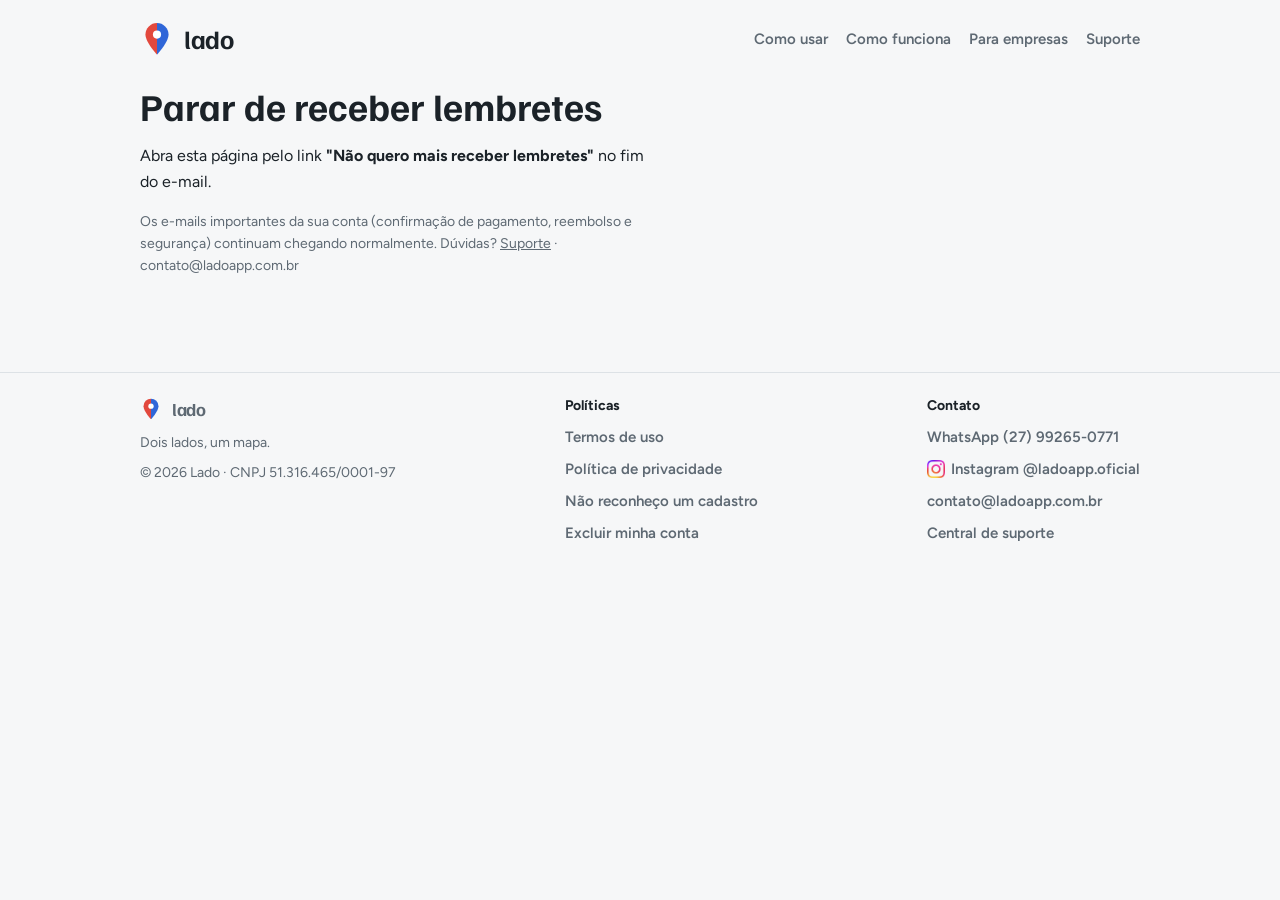
<file: sair/index.html>
<!doctype html>
<html lang="pt-BR">
<head>
<meta charset="utf-8">
<meta name="viewport" content="width=device-width, initial-scale=1">
<title>Lado · Parar de receber lembretes</title>
<meta name="description" content="Pare de receber e-mails de lembrete do Lado.">
<meta name="theme-color" content="#1B2228">
<link rel="icon" href="../favicon.svg" type="image/svg+xml">
<link rel="stylesheet" href="../estilo.css">
<script>/* Modo app: páginas abertas pelo app (?app=1) não mostram planos, preços nem links de compra. */
(function(){var d=document.documentElement,on=/[?&]app=1(&|$)/.test(location.search);
try{if(on)sessionStorage.setItem('ladoApp','1');on=on||sessionStorage.getItem('ladoApp')==='1';}catch(e){}
if(on){d.classList.add('modo-app');if(/^\/(empresa|planos)\//.test(location.pathname))d.classList.add('app-bloq');}})();</script>
<style>.modo-app .so-site{display:none!important}.app-bloq main>*{display:none!important}.app-bloq main::before{content:"Esta página não está disponível no app.";display:block;padding:64px 20px;text-align:center;font-size:18px}</style>
</head>
<body>
<header class="topo">
  <a class="marca" href="../" aria-label="Lado, página inicial"><svg viewBox="0 0 100 100" aria-hidden="true"><defs><clipPath id="pl"><rect width="50" height="100"/></clipPath><clipPath id="pr"><rect x="50" width="50" height="100"/></clipPath></defs><path clip-path="url(#pl)" d="M50 96C50 96 16 60 16 37a34 34 0 0 1 68 0C84 60 50 96 50 96z" fill="#E2483D"/><path clip-path="url(#pr)" d="M50 96C50 96 16 60 16 37a34 34 0 0 1 68 0C84 60 50 96 50 96z" fill="#2F66D8"/><circle cx="50" cy="37" r="12" fill="#fff"/></svg><span>lado</span></a>
  <nav aria-label="Menu"><a href="../como-usar/">Como usar</a><a href="../#como-funciona">Como funciona</a><a class="so-site" href="../#empresas">Para empresas</a><a href="../suporte/">Suporte</a></nav>
</header>
<main>

<article class="doc" style="max-width:520px">
<h1>Parar de receber lembretes</h1>
<p id="msg">Um momento…</p>
<p class="meta" style="margin-top:16px">Os e-mails importantes da sua conta (confirmação de pagamento, reembolso e segurança) continuam chegando normalmente. Dúvidas? <a href="../suporte/">Suporte</a> · contato@ladoapp.com.br</p>
</article>
<script>
  // Link "Não quero mais receber" dos e-mails de lembrete. Não precisa de login.
  (async () => {
    const msg = document.getElementById('msg');
    const t = new URLSearchParams(location.search).get('t') || '';
    history.replaceState(null, '', location.pathname);
    if (!/^[0-9a-f-]{36}$/i.test(t)) { msg.innerHTML = 'Abra esta página pelo link <b>"Não quero mais receber lembretes"</b> no fim do e-mail.'; return; }
    try {
      const r = await fetch('https://oxhedfbrgdaxbwkjtwiz.supabase.co/rest/v1/rpc/sair_lembretes', {
        method: 'POST',
        headers: { apikey: 'sb_publishable_3HAUdFwaNBw8sEsGrVPtkw_OdzNtd15', 'Content-Type': 'application/json' },
        body: JSON.stringify({ p_token: t }),
      });
      const ok = r.ok && (await r.json()) === true;
      msg.innerHTML = ok ? '✓ Pronto. Você não vai mais receber lembretes de planos e ofertas do Lado.' : 'Não encontramos este link. Ele pode já ter sido usado. Se continuar recebendo, responda o e-mail que a equipe resolve.';
    } catch { msg.textContent = 'Não foi possível concluir agora. Tente de novo em instantes.'; }
  })();
</script>

</main>
<footer class="rodape"><div class="in">
  <div class="col">
    <a class="marca pequena" href="../" aria-label="Lado, página inicial"><svg viewBox="0 0 100 100" aria-hidden="true"><defs><clipPath id="pl"><rect width="50" height="100"/></clipPath><clipPath id="pr"><rect x="50" width="50" height="100"/></clipPath></defs><path clip-path="url(#pl)" d="M50 96C50 96 16 60 16 37a34 34 0 0 1 68 0C84 60 50 96 50 96z" fill="#E2483D"/><path clip-path="url(#pr)" d="M50 96C50 96 16 60 16 37a34 34 0 0 1 68 0C84 60 50 96 50 96z" fill="#2F66D8"/><circle cx="50" cy="37" r="12" fill="#fff"/></svg><span>lado</span></a>
    <span>Dois lados, um mapa.</span>
    <span>© 2026 Lado · CNPJ 51.316.465/0001-97</span>
  </div>
  <nav class="col" aria-label="Políticas">
    <strong>Políticas</strong>
    <a href="../termos/">Termos de uso</a>
    <a href="../privacidade/">Política de privacidade</a>
    <a href="../nao-reconheco/">Não reconheço um cadastro</a>
    <a href="../excluir-conta/">Excluir minha conta</a>
  </nav>
  <nav class="col" aria-label="Contato">
    <strong>Contato</strong>
    <a href="https://wa.me/5527992650771?text=Ol%C3%A1!%20Preciso%20de%20ajuda%20com%20o%20app%20Lado." target="_blank" rel="noopener">WhatsApp (27) 99265-0771</a>
    <a href="https://www.instagram.com/ladoapp.oficial/" target="_blank" rel="noopener"><img src="/instagram.png" width="18" height="18" alt="" style="vertical-align:-4px;margin-right:6px">Instagram @ladoapp.oficial</a>
    <a href="mailto:contato@ladoapp.com.br">contato@ladoapp.com.br</a>
    <a href="../suporte/">Central de suporte</a>
  </nav>
</div></footer>
</body>
</html>
</file>
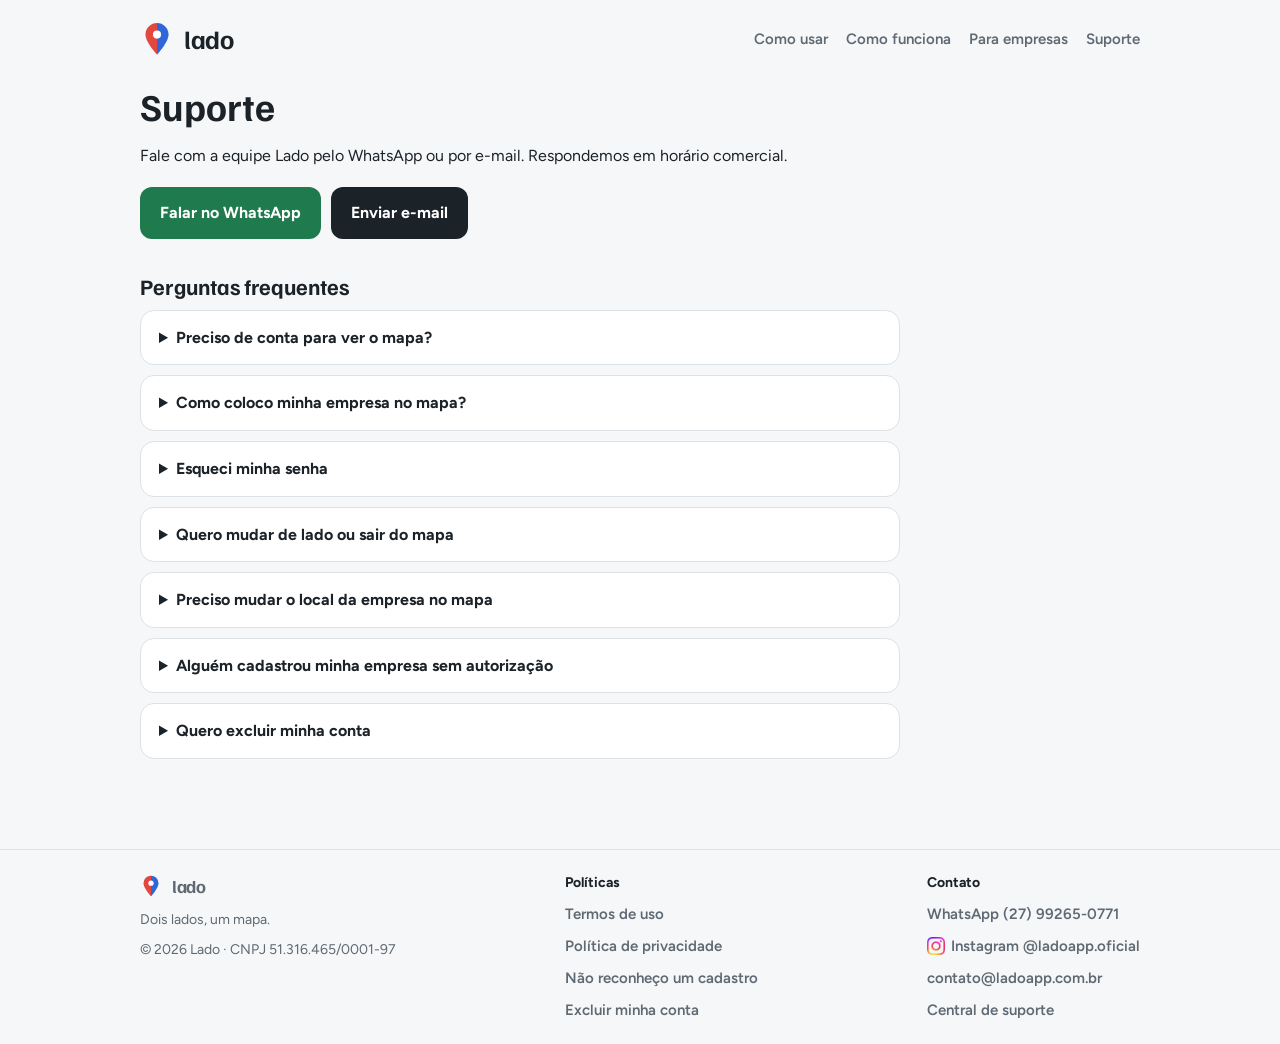
<file: suporte/index.html>
<!doctype html>
<html lang="pt-BR">
<head>
<meta charset="utf-8">
<meta name="viewport" content="width=device-width, initial-scale=1">
<title>Lado · Suporte</title>
<meta name="description" content="Fale com a equipe Lado.">
<meta name="theme-color" content="#1B2228">
<link rel="icon" href="../favicon.svg" type="image/svg+xml">
<link rel="stylesheet" href="../estilo.css">
<script>/* Modo app: páginas abertas pelo app (?app=1) não mostram planos, preços nem links de compra. */
(function(){var d=document.documentElement,on=/[?&]app=1(&|$)/.test(location.search);
try{if(on)sessionStorage.setItem('ladoApp','1');on=on||sessionStorage.getItem('ladoApp')==='1';}catch(e){}
if(on){d.classList.add('modo-app');if(/^\/(empresa|planos)\//.test(location.pathname))d.classList.add('app-bloq');}})();</script>
<style>.modo-app .so-site{display:none!important}.app-bloq main>*{display:none!important}.app-bloq main::before{content:"Esta página não está disponível no app.";display:block;padding:64px 20px;text-align:center;font-size:18px}</style>
</head>
<body>
<header class="topo">
  <a class="marca" href="../" aria-label="Lado, página inicial"><svg viewBox="0 0 100 100" aria-hidden="true"><defs><clipPath id="pl"><rect width="50" height="100"/></clipPath><clipPath id="pr"><rect x="50" width="50" height="100"/></clipPath></defs><path clip-path="url(#pl)" d="M50 96C50 96 16 60 16 37a34 34 0 0 1 68 0C84 60 50 96 50 96z" fill="#E2483D"/><path clip-path="url(#pr)" d="M50 96C50 96 16 60 16 37a34 34 0 0 1 68 0C84 60 50 96 50 96z" fill="#2F66D8"/><circle cx="50" cy="37" r="12" fill="#fff"/></svg><span>lado</span></a>
  <nav aria-label="Menu"><a href="../como-usar/">Como usar</a><a href="../#como-funciona">Como funciona</a><a class="so-site" href="../#empresas">Para empresas</a><a href="../suporte/">Suporte</a></nav>
</header>
<main>

<article class="doc">
<h1>Suporte</h1>
<p>Fale com a equipe Lado pelo WhatsApp ou por e-mail. Respondemos em horário comercial.</p>
<p style="display:flex;gap:10px;flex-wrap:wrap;margin:18px 0 28px">
  <a class="botao verde" href="https://wa.me/5527992650771?text=Ol%C3%A1!%20Preciso%20de%20ajuda%20com%20o%20app%20Lado.">Falar no WhatsApp</a>
  <a class="botao" href="mailto:contato@ladoapp.com.br">Enviar e-mail</a>
</p>
<h2>Perguntas frequentes</h2>
<details><summary>Preciso de conta para ver o mapa?</summary><p>Não. Só empresas têm conta. Quem compra usa o mapa sem cadastro, e o filtro, a busca e a localização não são salvos.</p></details>
<details><summary>Como coloco minha empresa no mapa?</summary><p>No app, toque em "Para empresas", crie a conta com e-mail e senha e siga o cadastro: CNPJ, confirmação do sócio ou titular, local no mapa, lado e autorização. Depois, confirme o código enviado ao e-mail da empresa na Receita e ela entra no mapa na hora.</p></details>
<details><summary>Esqueci minha senha</summary><p>No app, em "Para empresas", digite o seu e-mail e toque em "Esqueci a senha". Chega um e-mail do Lado com o botão "Criar nova senha". Não chegou? Confira o spam ou fale com o suporte.</p></details>
<details><summary>Quero mudar de lado ou sair do mapa</summary><p>No painel da empresa no app, em "Minha declaração", você muda de lado ou toca em "Tirar minha empresa do mapa": o perfil some na hora e nada é apagado, então dá para voltar quando quiser. Para apagar tudo, use "Excluir minha conta".</p></details>
<details><summary>Preciso mudar o local da empresa no mapa</summary><p>No painel, em "Dados e redes sociais", toque no endereço para ajustar no mapa (até 5 vezes). Depois disso, fale com o suporte.</p></details>
<details><summary>Alguém cadastrou minha empresa sem autorização</summary><p>Use o link "Não reconheço este cadastro" que chegou no e-mail da empresa, ou fale com o suporte. O perfil sai do ar para análise.</p></details>
<details><summary>Quero excluir minha conta</summary><p>No painel da empresa, toque em "Excluir minha conta". Perfil, fotos, publicações e ofertas são apagados. Veja todos os detalhes em <a href="../excluir-conta/">Excluir minha conta</a>.</p></details>
</article>

</main>
<footer class="rodape"><div class="in">
  <div class="col">
    <a class="marca pequena" href="../" aria-label="Lado, página inicial"><svg viewBox="0 0 100 100" aria-hidden="true"><defs><clipPath id="pl"><rect width="50" height="100"/></clipPath><clipPath id="pr"><rect x="50" width="50" height="100"/></clipPath></defs><path clip-path="url(#pl)" d="M50 96C50 96 16 60 16 37a34 34 0 0 1 68 0C84 60 50 96 50 96z" fill="#E2483D"/><path clip-path="url(#pr)" d="M50 96C50 96 16 60 16 37a34 34 0 0 1 68 0C84 60 50 96 50 96z" fill="#2F66D8"/><circle cx="50" cy="37" r="12" fill="#fff"/></svg><span>lado</span></a>
    <span>Dois lados, um mapa.</span>
    <span>© 2026 Lado · CNPJ 51.316.465/0001-97</span>
  </div>
  <nav class="col" aria-label="Políticas">
    <strong>Políticas</strong>
    <a href="../termos/">Termos de uso</a>
    <a href="../privacidade/">Política de privacidade</a>
    <a href="../nao-reconheco/">Não reconheço um cadastro</a>
    <a href="../excluir-conta/">Excluir minha conta</a>
  </nav>
  <nav class="col" aria-label="Contato">
    <strong>Contato</strong>
    <a href="https://wa.me/5527992650771?text=Ol%C3%A1!%20Preciso%20de%20ajuda%20com%20o%20app%20Lado." target="_blank" rel="noopener">WhatsApp (27) 99265-0771</a>
    <a href="https://www.instagram.com/ladoapp.oficial/" target="_blank" rel="noopener"><img src="/instagram.png" width="18" height="18" alt="" style="vertical-align:-4px;margin-right:6px">Instagram @ladoapp.oficial</a>
    <a href="mailto:contato@ladoapp.com.br">contato@ladoapp.com.br</a>
    <a href="../suporte/">Central de suporte</a>
  </nav>
</div></footer>
</body>
</html>
</file>
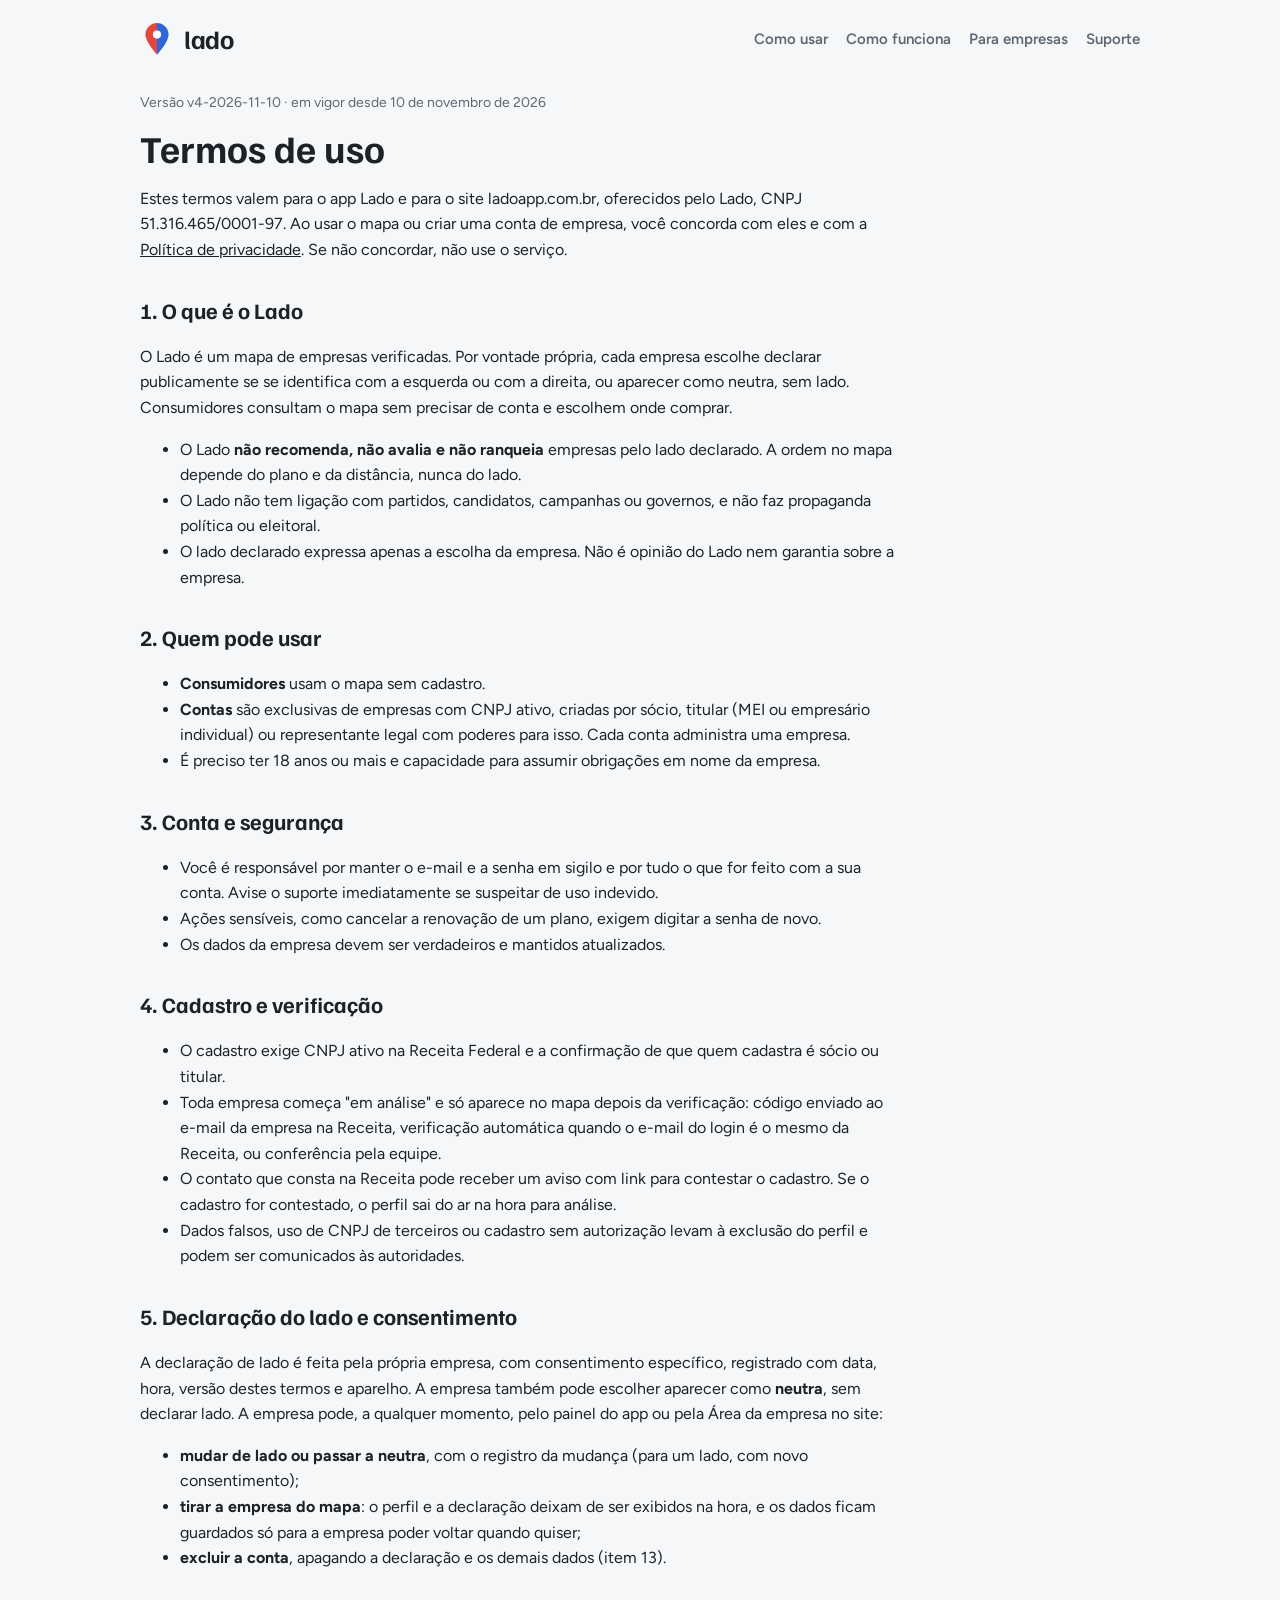
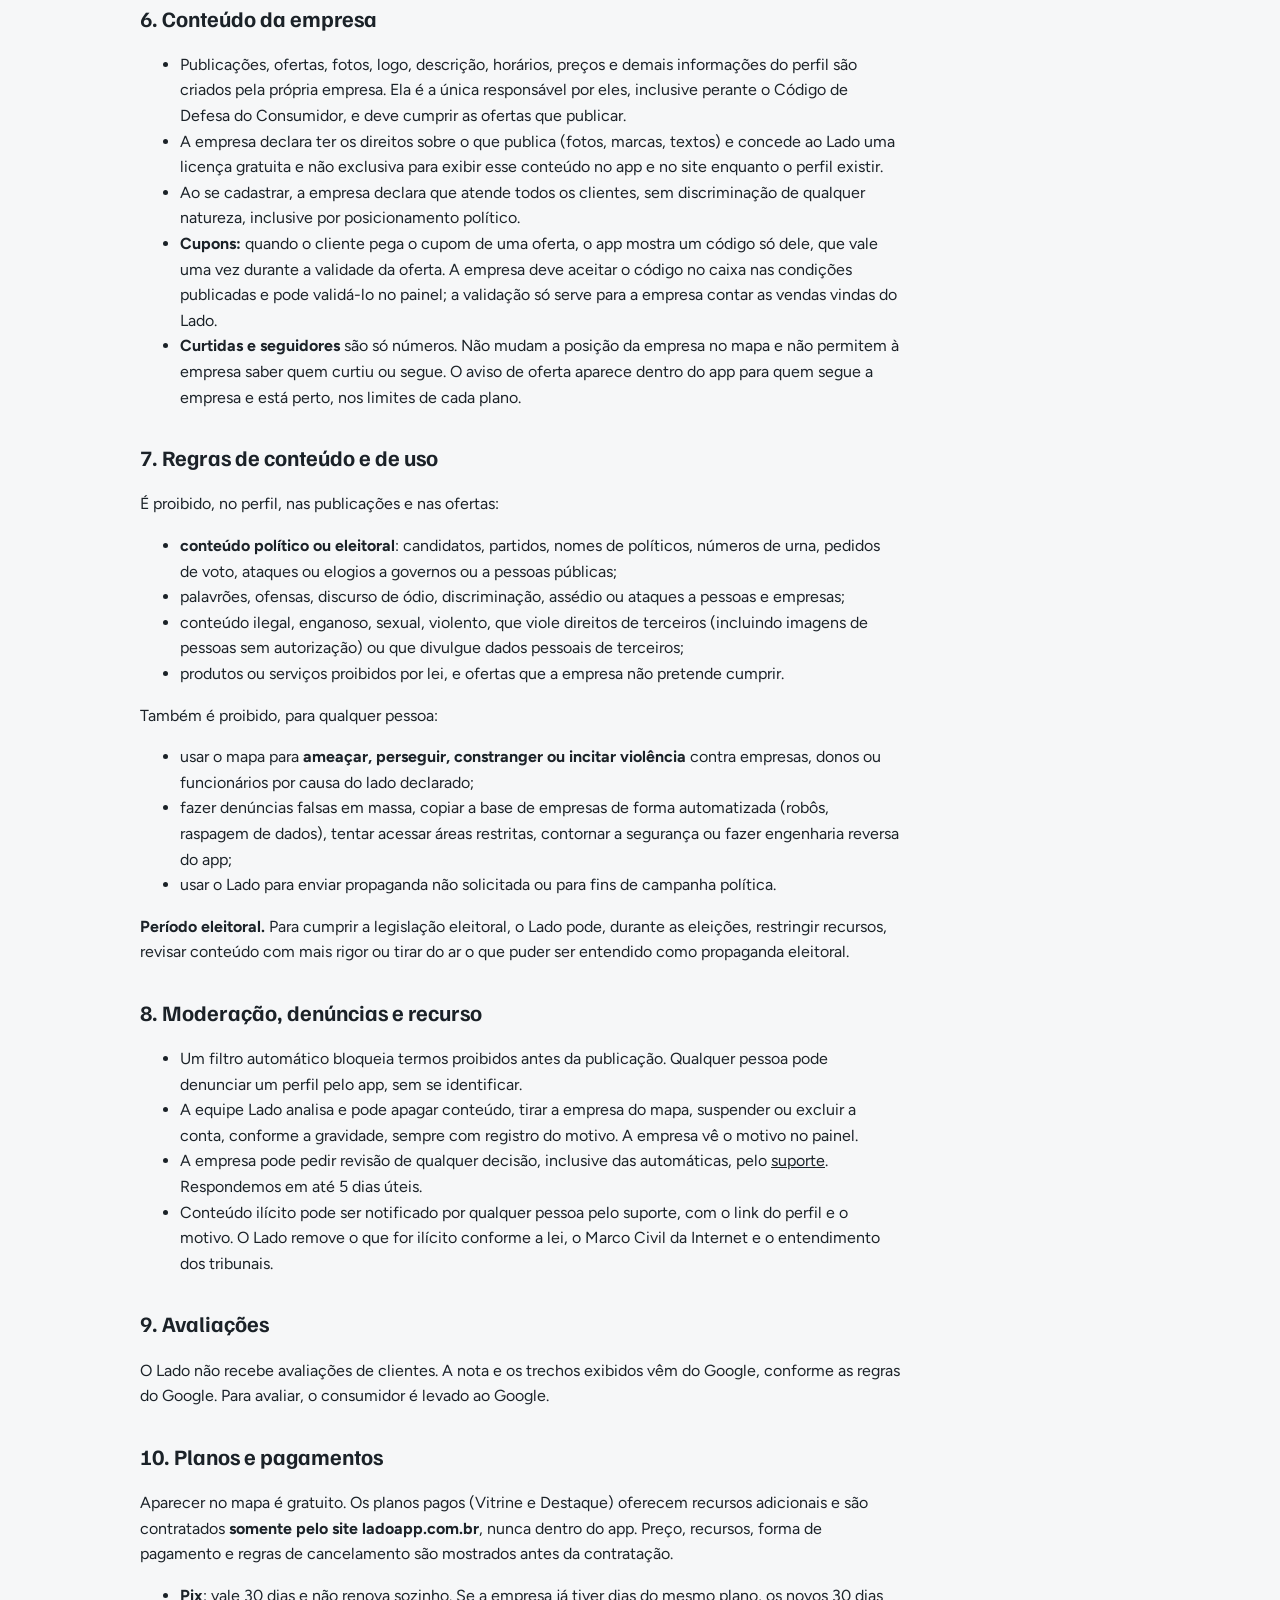
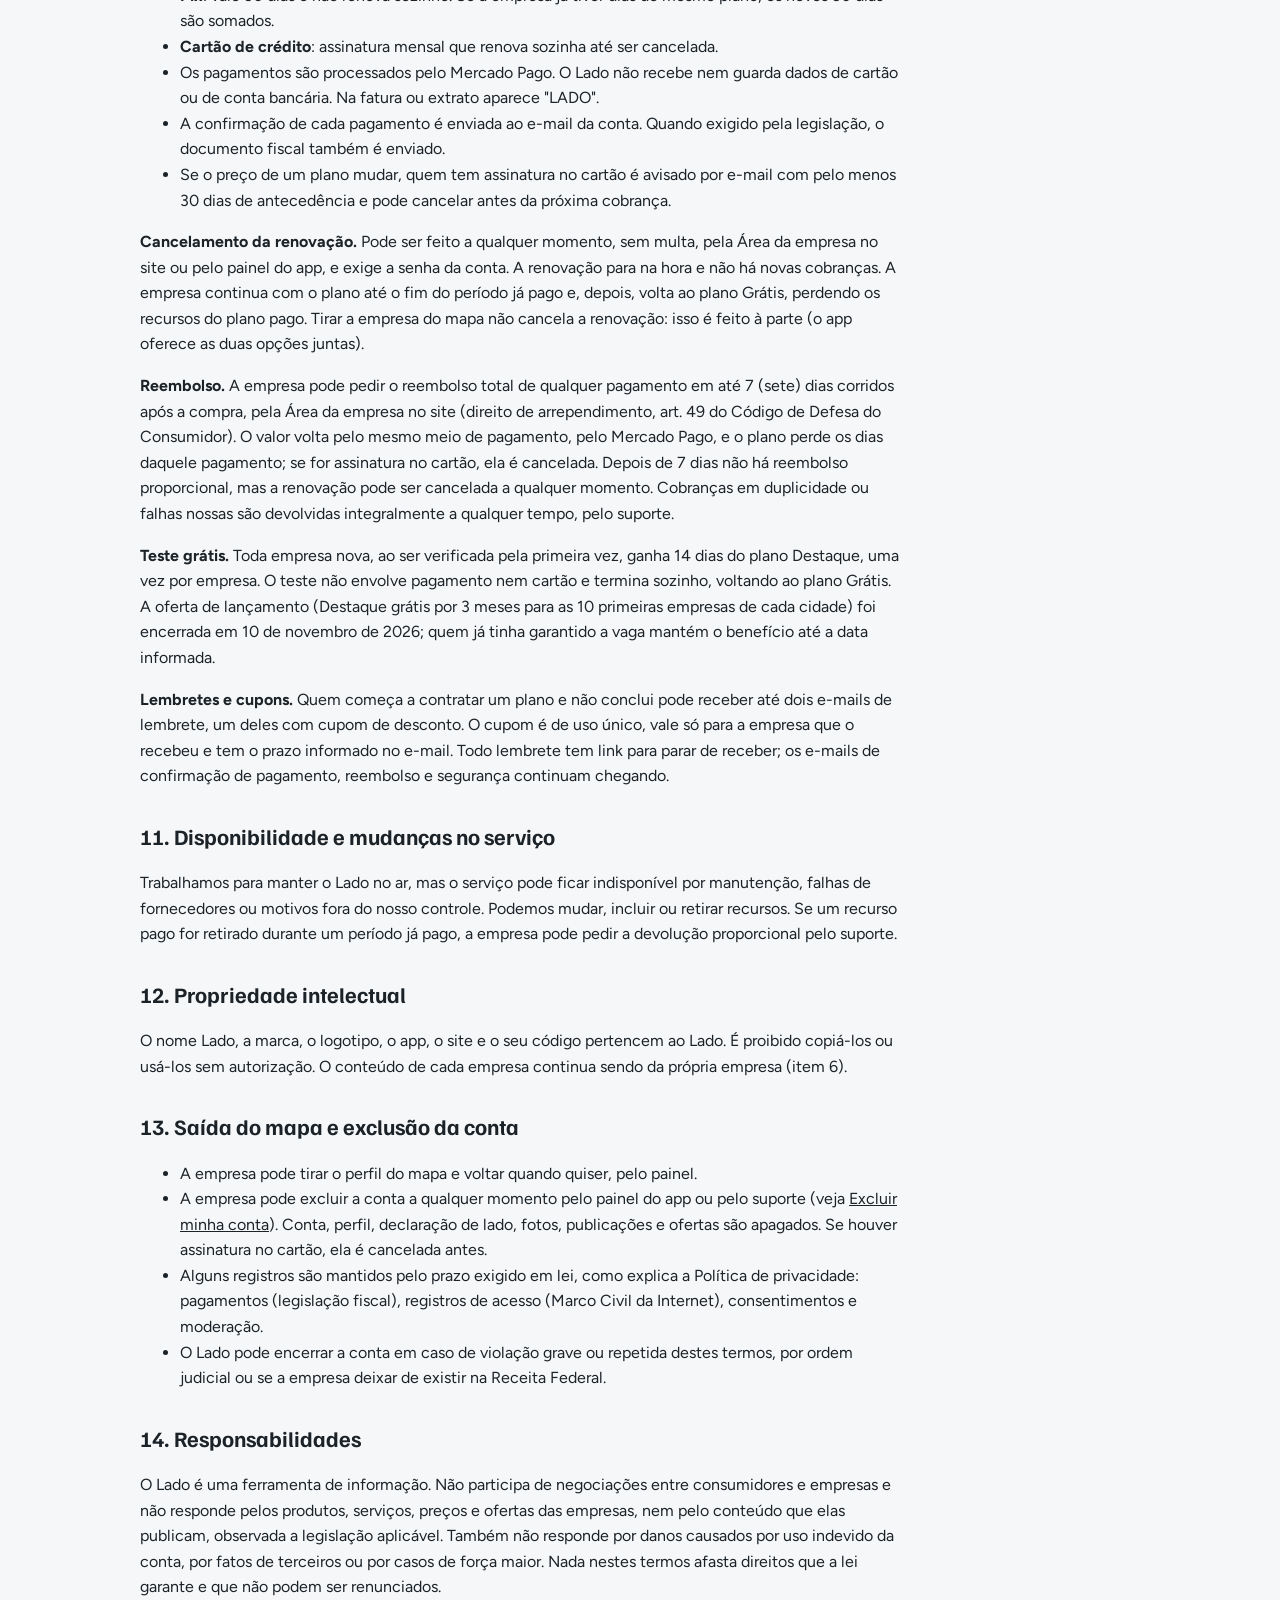
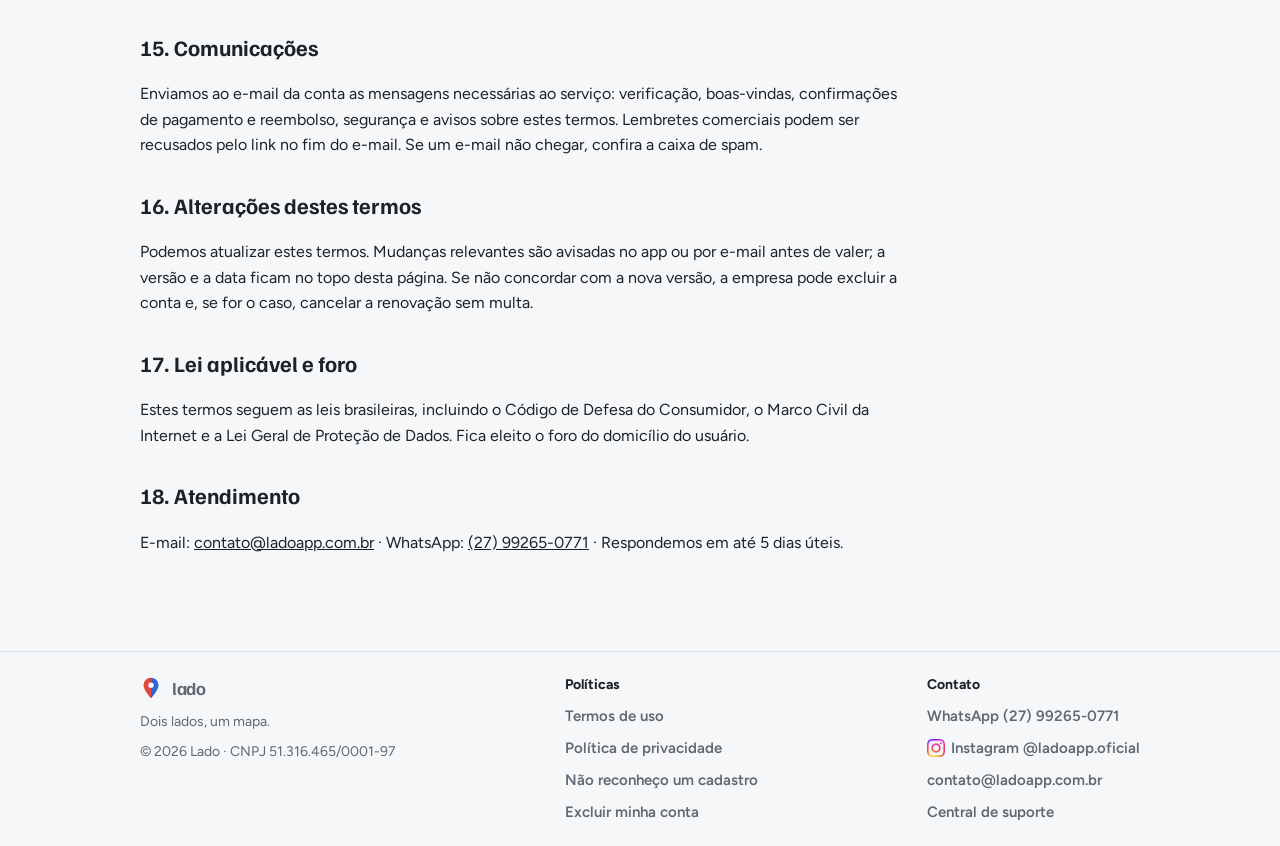
<file: termos/index.html>
<!doctype html>
<html lang="pt-BR">
<head>
<meta charset="utf-8">
<meta name="viewport" content="width=device-width, initial-scale=1">
<title>Lado · Termos de uso</title>
<meta name="description" content="Termos de uso do app Lado.">
<meta name="theme-color" content="#1B2228">
<link rel="icon" href="../favicon.svg" type="image/svg+xml">
<link rel="stylesheet" href="../estilo.css?v=20261103j">
<script>/* Modo app: páginas abertas pelo app (?app=1) não mostram planos, preços nem links de compra. */
(function(){var d=document.documentElement,on=/[?&]app=1(&|$)/.test(location.search);
try{if(on)sessionStorage.setItem('ladoApp','1');on=on||sessionStorage.getItem('ladoApp')==='1';}catch(e){}
if(on){d.classList.add('modo-app');if(/^\/(empresa|planos)\//.test(location.pathname))d.classList.add('app-bloq');}})();</script>
<style>.modo-app .so-site{display:none!important}.app-bloq main>*{display:none!important}.app-bloq main::before{content:"Esta página não está disponível no app.";display:block;padding:64px 20px;text-align:center;font-size:18px}</style>
</head>
<body>
<header class="topo">
  <a class="marca" href="../" aria-label="Lado, página inicial"><svg viewBox="0 0 100 100" aria-hidden="true"><defs><clipPath id="pl"><rect width="50" height="100"/></clipPath><clipPath id="pr"><rect x="50" width="50" height="100"/></clipPath></defs><path clip-path="url(#pl)" d="M50 96C50 96 16 60 16 37a34 34 0 0 1 68 0C84 60 50 96 50 96z" fill="#E2483D"/><path clip-path="url(#pr)" d="M50 96C50 96 16 60 16 37a34 34 0 0 1 68 0C84 60 50 96 50 96z" fill="#2F66D8"/><circle cx="50" cy="37" r="12" fill="#fff"/></svg><span>lado</span></a>
  <nav aria-label="Menu"><a href="../como-usar/">Como usar</a><a href="../#como-funciona">Como funciona</a><a class="so-site" href="../#empresas">Para empresas</a><a href="../suporte/">Suporte</a></nav>
</header>
<main>

<article class="doc">
<p class="meta">Versão v4-2026-11-10 · em vigor desde 10 de novembro de 2026</p>
<h1>Termos de uso</h1>
<p>Estes termos valem para o app Lado e para o site ladoapp.com.br, oferecidos pelo Lado, CNPJ 51.316.465/0001-97. Ao usar o mapa ou criar uma conta de empresa, você concorda com eles e com a <a href="../privacidade/">Política de privacidade</a>. Se não concordar, não use o serviço.</p>

<h2>1. O que é o Lado</h2>
<p>O Lado é um mapa de empresas verificadas. Por vontade própria, cada empresa escolhe declarar publicamente se se identifica com a esquerda ou com a direita, ou aparecer como neutra, sem lado. Consumidores consultam o mapa sem precisar de conta e escolhem onde comprar.</p>
<ul>
<li>O Lado <strong>não recomenda, não avalia e não ranqueia</strong> empresas pelo lado declarado. A ordem no mapa depende do plano e da distância, nunca do lado.</li>
<li>O Lado não tem ligação com partidos, candidatos, campanhas ou governos, e não faz propaganda política ou eleitoral.</li>
<li>O lado declarado expressa apenas a escolha da empresa. Não é opinião do Lado nem garantia sobre a empresa.</li>
</ul>

<h2>2. Quem pode usar</h2>
<ul>
<li><strong>Consumidores</strong> usam o mapa sem cadastro.</li>
<li><strong>Contas</strong> são exclusivas de empresas com CNPJ ativo, criadas por sócio, titular (MEI ou empresário individual) ou representante legal com poderes para isso. Cada conta administra uma empresa.</li>
<li>É preciso ter 18 anos ou mais e capacidade para assumir obrigações em nome da empresa.</li>
</ul>

<h2>3. Conta e segurança</h2>
<ul>
<li>Você é responsável por manter o e-mail e a senha em sigilo e por tudo o que for feito com a sua conta. Avise o suporte imediatamente se suspeitar de uso indevido.</li>
<li>Ações sensíveis, como cancelar a renovação de um plano, exigem digitar a senha de novo.</li>
<li>Os dados da empresa devem ser verdadeiros e mantidos atualizados.</li>
</ul>

<h2>4. Cadastro e verificação</h2>
<ul>
<li>O cadastro exige CNPJ ativo na Receita Federal e a confirmação de que quem cadastra é sócio ou titular.</li>
<li>Toda empresa começa "em análise" e só aparece no mapa depois da verificação: código enviado ao e-mail da empresa na Receita, verificação automática quando o e-mail do login é o mesmo da Receita, ou conferência pela equipe.</li>
<li>O contato que consta na Receita pode receber um aviso com link para contestar o cadastro. Se o cadastro for contestado, o perfil sai do ar na hora para análise.</li>
<li>Dados falsos, uso de CNPJ de terceiros ou cadastro sem autorização levam à exclusão do perfil e podem ser comunicados às autoridades.</li>
</ul>

<h2>5. Declaração do lado e consentimento</h2>
<p>A declaração de lado é feita pela própria empresa, com consentimento específico, registrado com data, hora, versão destes termos e aparelho. A empresa também pode escolher aparecer como <strong>neutra</strong>, sem declarar lado. A empresa pode, a qualquer momento, pelo painel do app ou pela Área da empresa no site:</p>
<ul>
<li><strong>mudar de lado ou passar a neutra</strong>, com o registro da mudança (para um lado, com novo consentimento);</li>
<li><strong>tirar a empresa do mapa</strong>: o perfil e a declaração deixam de ser exibidos na hora, e os dados ficam guardados só para a empresa poder voltar quando quiser;</li>
<li><strong>excluir a conta</strong>, apagando a declaração e os demais dados (item 13).</li>
</ul>

<h2>6. Conteúdo da empresa</h2>
<ul>
<li>Publicações, ofertas, fotos, logo, descrição, horários, preços e demais informações do perfil são criados pela própria empresa. Ela é a única responsável por eles, inclusive perante o Código de Defesa do Consumidor, e deve cumprir as ofertas que publicar.</li>
<li>A empresa declara ter os direitos sobre o que publica (fotos, marcas, textos) e concede ao Lado uma licença gratuita e não exclusiva para exibir esse conteúdo no app e no site enquanto o perfil existir.</li>
<li>Ao se cadastrar, a empresa declara que atende todos os clientes, sem discriminação de qualquer natureza, inclusive por posicionamento político.</li>
<li><strong>Cupons:</strong> quando o cliente pega o cupom de uma oferta, o app mostra um código só dele, que vale uma vez durante a validade da oferta. A empresa deve aceitar o código no caixa nas condições publicadas e pode validá-lo no painel; a validação só serve para a empresa contar as vendas vindas do Lado.</li>
<li><strong>Curtidas e seguidores</strong> são só números. Não mudam a posição da empresa no mapa e não permitem à empresa saber quem curtiu ou segue. O aviso de oferta aparece dentro do app para quem segue a empresa e está perto, nos limites de cada plano.</li>
</ul>

<h2>7. Regras de conteúdo e de uso</h2>
<p>É proibido, no perfil, nas publicações e nas ofertas:</p>
<ul>
<li><strong>conteúdo político ou eleitoral</strong>: candidatos, partidos, nomes de políticos, números de urna, pedidos de voto, ataques ou elogios a governos ou a pessoas públicas;</li>
<li>palavrões, ofensas, discurso de ódio, discriminação, assédio ou ataques a pessoas e empresas;</li>
<li>conteúdo ilegal, enganoso, sexual, violento, que viole direitos de terceiros (incluindo imagens de pessoas sem autorização) ou que divulgue dados pessoais de terceiros;</li>
<li>produtos ou serviços proibidos por lei, e ofertas que a empresa não pretende cumprir.</li>
</ul>
<p>Também é proibido, para qualquer pessoa:</p>
<ul>
<li>usar o mapa para <strong>ameaçar, perseguir, constranger ou incitar violência</strong> contra empresas, donos ou funcionários por causa do lado declarado;</li>
<li>fazer denúncias falsas em massa, copiar a base de empresas de forma automatizada (robôs, raspagem de dados), tentar acessar áreas restritas, contornar a segurança ou fazer engenharia reversa do app;</li>
<li>usar o Lado para enviar propaganda não solicitada ou para fins de campanha política.</li>
</ul>
<p><strong>Período eleitoral.</strong> Para cumprir a legislação eleitoral, o Lado pode, durante as eleições, restringir recursos, revisar conteúdo com mais rigor ou tirar do ar o que puder ser entendido como propaganda eleitoral.</p>

<h2>8. Moderação, denúncias e recurso</h2>
<ul>
<li>Um filtro automático bloqueia termos proibidos antes da publicação. Qualquer pessoa pode denunciar um perfil pelo app, sem se identificar.</li>
<li>A equipe Lado analisa e pode apagar conteúdo, tirar a empresa do mapa, suspender ou excluir a conta, conforme a gravidade, sempre com registro do motivo. A empresa vê o motivo no painel.</li>
<li>A empresa pode pedir revisão de qualquer decisão, inclusive das automáticas, pelo <a href="../suporte/">suporte</a>. Respondemos em até 5 dias úteis.</li>
<li>Conteúdo ilícito pode ser notificado por qualquer pessoa pelo suporte, com o link do perfil e o motivo. O Lado remove o que for ilícito conforme a lei, o Marco Civil da Internet e o entendimento dos tribunais.</li>
</ul>

<h2>9. Avaliações</h2>
<p>O Lado não recebe avaliações de clientes. A nota e os trechos exibidos vêm do Google, conforme as regras do Google. Para avaliar, o consumidor é levado ao Google.</p>

<h2>10. Planos e pagamentos</h2>
<p>Aparecer no mapa é gratuito. Os planos pagos (Vitrine e Destaque) oferecem recursos adicionais e são contratados <strong>somente pelo site ladoapp.com.br</strong>, nunca dentro do app. Preço, recursos, forma de pagamento e regras de cancelamento são mostrados antes da contratação.</p>
<ul>
<li><strong>Pix</strong>: vale 30 dias e não renova sozinho. Se a empresa já tiver dias do mesmo plano, os novos 30 dias são somados.</li>
<li><strong>Cartão de crédito</strong>: assinatura mensal que renova sozinha até ser cancelada.</li>
<li>Os pagamentos são processados pelo Mercado Pago. O Lado não recebe nem guarda dados de cartão ou de conta bancária. Na fatura ou extrato aparece "LADO".</li>
<li>A confirmação de cada pagamento é enviada ao e-mail da conta. Quando exigido pela legislação, o documento fiscal também é enviado.</li>
<li>Se o preço de um plano mudar, quem tem assinatura no cartão é avisado por e-mail com pelo menos 30 dias de antecedência e pode cancelar antes da próxima cobrança.</li>
</ul>
<p><strong>Cancelamento da renovação.</strong> Pode ser feito a qualquer momento, sem multa, pela Área da empresa no site ou pelo painel do app, e exige a senha da conta. A renovação para na hora e não há novas cobranças. A empresa continua com o plano até o fim do período já pago e, depois, volta ao plano Grátis, perdendo os recursos do plano pago. Tirar a empresa do mapa não cancela a renovação: isso é feito à parte (o app oferece as duas opções juntas).</p>
<p><strong>Reembolso.</strong> A empresa pode pedir o reembolso total de qualquer pagamento em até 7 (sete) dias corridos após a compra, pela Área da empresa no site (direito de arrependimento, art. 49 do Código de Defesa do Consumidor). O valor volta pelo mesmo meio de pagamento, pelo Mercado Pago, e o plano perde os dias daquele pagamento; se for assinatura no cartão, ela é cancelada. Depois de 7 dias não há reembolso proporcional, mas a renovação pode ser cancelada a qualquer momento. Cobranças em duplicidade ou falhas nossas são devolvidas integralmente a qualquer tempo, pelo suporte.</p>
<p><strong>Teste grátis.</strong> Toda empresa nova, ao ser verificada pela primeira vez, ganha 14 dias do plano Destaque, uma vez por empresa. O teste não envolve pagamento nem cartão e termina sozinho, voltando ao plano Grátis. A oferta de lançamento (Destaque grátis por 3 meses para as 10 primeiras empresas de cada cidade) foi encerrada em 10 de novembro de 2026; quem já tinha garantido a vaga mantém o benefício até a data informada.</p>
<p><strong>Lembretes e cupons.</strong> Quem começa a contratar um plano e não conclui pode receber até dois e-mails de lembrete, um deles com cupom de desconto. O cupom é de uso único, vale só para a empresa que o recebeu e tem o prazo informado no e-mail. Todo lembrete tem link para parar de receber; os e-mails de confirmação de pagamento, reembolso e segurança continuam chegando.</p>

<h2>11. Disponibilidade e mudanças no serviço</h2>
<p>Trabalhamos para manter o Lado no ar, mas o serviço pode ficar indisponível por manutenção, falhas de fornecedores ou motivos fora do nosso controle. Podemos mudar, incluir ou retirar recursos. Se um recurso pago for retirado durante um período já pago, a empresa pode pedir a devolução proporcional pelo suporte.</p>

<h2>12. Propriedade intelectual</h2>
<p>O nome Lado, a marca, o logotipo, o app, o site e o seu código pertencem ao Lado. É proibido copiá-los ou usá-los sem autorização. O conteúdo de cada empresa continua sendo da própria empresa (item 6).</p>

<h2>13. Saída do mapa e exclusão da conta</h2>
<ul>
<li>A empresa pode tirar o perfil do mapa e voltar quando quiser, pelo painel.</li>
<li>A empresa pode excluir a conta a qualquer momento pelo painel do app ou pelo suporte (veja <a href="../excluir-conta/">Excluir minha conta</a>). Conta, perfil, declaração de lado, fotos, publicações e ofertas são apagados. Se houver assinatura no cartão, ela é cancelada antes.</li>
<li>Alguns registros são mantidos pelo prazo exigido em lei, como explica a Política de privacidade: pagamentos (legislação fiscal), registros de acesso (Marco Civil da Internet), consentimentos e moderação.</li>
<li>O Lado pode encerrar a conta em caso de violação grave ou repetida destes termos, por ordem judicial ou se a empresa deixar de existir na Receita Federal.</li>
</ul>

<h2>14. Responsabilidades</h2>
<p>O Lado é uma ferramenta de informação. Não participa de negociações entre consumidores e empresas e não responde pelos produtos, serviços, preços e ofertas das empresas, nem pelo conteúdo que elas publicam, observada a legislação aplicável. Também não responde por danos causados por uso indevido da conta, por fatos de terceiros ou por casos de força maior. Nada nestes termos afasta direitos que a lei garante e que não podem ser renunciados.</p>

<h2>15. Comunicações</h2>
<p>Enviamos ao e-mail da conta as mensagens necessárias ao serviço: verificação, boas-vindas, confirmações de pagamento e reembolso, segurança e avisos sobre estes termos. Lembretes comerciais podem ser recusados pelo link no fim do e-mail. Se um e-mail não chegar, confira a caixa de spam.</p>

<h2>16. Alterações destes termos</h2>
<p>Podemos atualizar estes termos. Mudanças relevantes são avisadas no app ou por e-mail antes de valer; a versão e a data ficam no topo desta página. Se não concordar com a nova versão, a empresa pode excluir a conta e, se for o caso, cancelar a renovação sem multa.</p>

<h2>17. Lei aplicável e foro</h2>
<p>Estes termos seguem as leis brasileiras, incluindo o Código de Defesa do Consumidor, o Marco Civil da Internet e a Lei Geral de Proteção de Dados. Fica eleito o foro do domicílio do usuário.</p>

<h2>18. Atendimento</h2>
<p>E-mail: <a href="mailto:contato@ladoapp.com.br">contato@ladoapp.com.br</a> · WhatsApp: <a href="https://wa.me/5527992650771?text=Ol%C3%A1!%20Preciso%20de%20ajuda%20com%20o%20app%20Lado.">(27) 99265-0771</a> · Respondemos em até 5 dias úteis.</p>
</article>

</main>
<footer class="rodape"><div class="in">
  <div class="col">
    <a class="marca pequena" href="../" aria-label="Lado, página inicial"><svg viewBox="0 0 100 100" aria-hidden="true"><defs><clipPath id="pl"><rect width="50" height="100"/></clipPath><clipPath id="pr"><rect x="50" width="50" height="100"/></clipPath></defs><path clip-path="url(#pl)" d="M50 96C50 96 16 60 16 37a34 34 0 0 1 68 0C84 60 50 96 50 96z" fill="#E2483D"/><path clip-path="url(#pr)" d="M50 96C50 96 16 60 16 37a34 34 0 0 1 68 0C84 60 50 96 50 96z" fill="#2F66D8"/><circle cx="50" cy="37" r="12" fill="#fff"/></svg><span>lado</span></a>
    <span>Dois lados, um mapa.</span>
    <span>© 2026 Lado · CNPJ 51.316.465/0001-97</span>
  </div>
  <nav class="col" aria-label="Políticas">
    <strong>Políticas</strong>
    <a href="../termos/">Termos de uso</a>
    <a href="../privacidade/">Política de privacidade</a>
    <a href="../nao-reconheco/">Não reconheço um cadastro</a>
    <a href="../excluir-conta/">Excluir minha conta</a>
  </nav>
  <nav class="col" aria-label="Contato">
    <strong>Contato</strong>
    <a href="https://wa.me/5527992650771?text=Ol%C3%A1!%20Preciso%20de%20ajuda%20com%20o%20app%20Lado." target="_blank" rel="noopener">WhatsApp (27) 99265-0771</a>
    <a href="https://www.instagram.com/ladoapp.oficial/" target="_blank" rel="noopener"><img src="/instagram.png" width="18" height="18" alt="" style="vertical-align:-4px;margin-right:6px">Instagram @ladoapp.oficial</a>
    <a href="mailto:contato@ladoapp.com.br">contato@ladoapp.com.br</a>
    <a href="../suporte/">Central de suporte</a>
  </nav>
</div></footer>

</body>
</html>
</file>
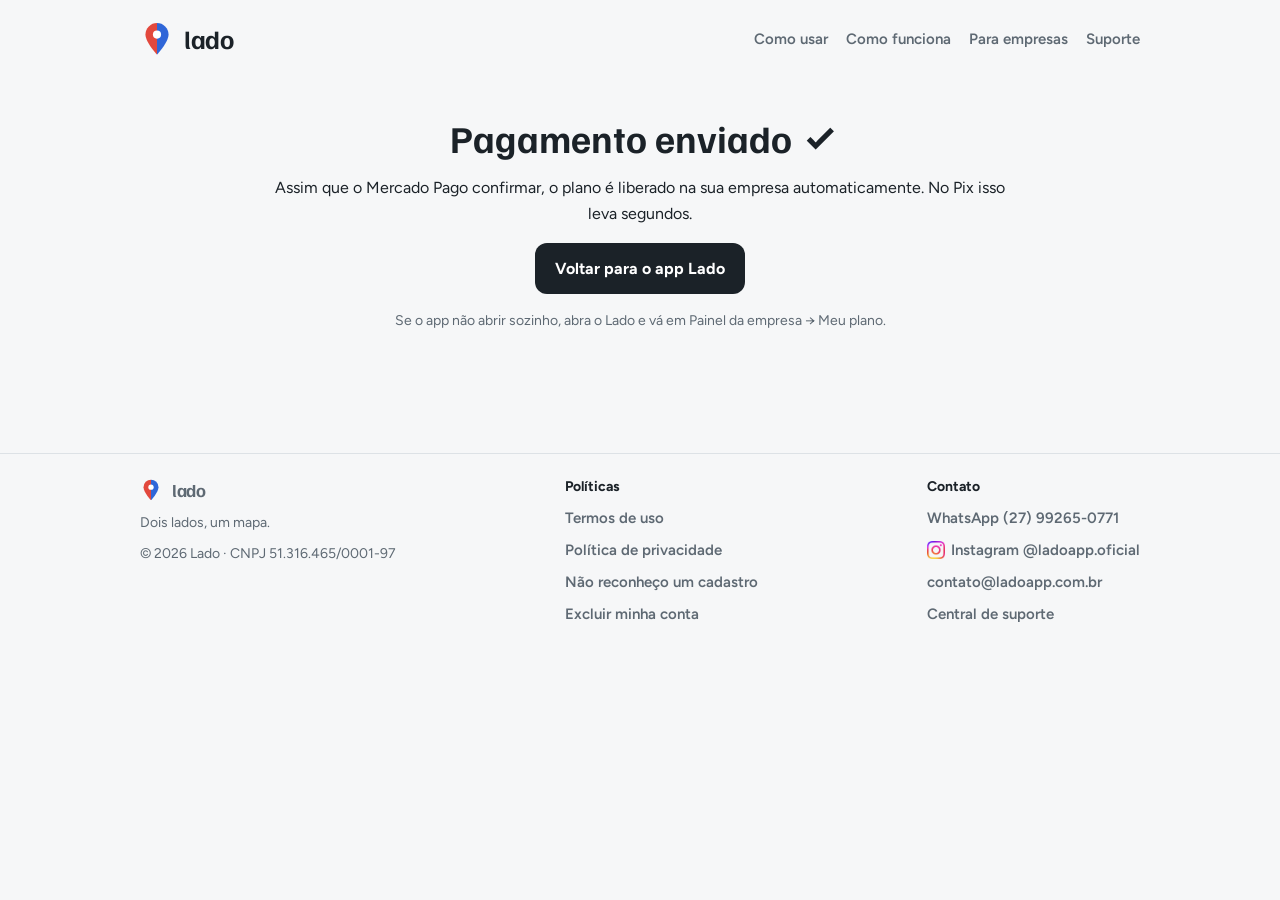
<file: planos/retorno/index.html>
<!doctype html>
<html lang="pt-BR">
<head>
<meta charset="utf-8">
<meta name="viewport" content="width=device-width, initial-scale=1">
<title>Lado · Pagamento</title>
<meta name="description" content="Volte para o app Lado.">
<meta name="theme-color" content="#1B2228">
<link rel="icon" href="../../favicon.svg" type="image/svg+xml">
<link rel="stylesheet" href="../../estilo.css">
<script>/* Modo app: páginas abertas pelo app (?app=1) não mostram planos, preços nem links de compra. */
(function(){var d=document.documentElement,on=/[?&]app=1(&|$)/.test(location.search);
try{if(on)sessionStorage.setItem('ladoApp','1');on=on||sessionStorage.getItem('ladoApp')==='1';}catch(e){}
if(on){d.classList.add('modo-app');if(/^\/(empresa|planos)\//.test(location.pathname))d.classList.add('app-bloq');}})();</script>
<style>.modo-app .so-site{display:none!important}.app-bloq main>*{display:none!important}.app-bloq main::before{content:"Esta página não está disponível no app.";display:block;padding:64px 20px;text-align:center;font-size:18px}</style>
</head>
<body>
<header class="topo">
  <a class="marca" href="../../" aria-label="Lado, página inicial"><svg viewBox="0 0 100 100" aria-hidden="true"><defs><clipPath id="pl"><rect width="50" height="100"/></clipPath><clipPath id="pr"><rect x="50" width="50" height="100"/></clipPath></defs><path clip-path="url(#pl)" d="M50 96C50 96 16 60 16 37a34 34 0 0 1 68 0C84 60 50 96 50 96z" fill="#E2483D"/><path clip-path="url(#pr)" d="M50 96C50 96 16 60 16 37a34 34 0 0 1 68 0C84 60 50 96 50 96z" fill="#2F66D8"/><circle cx="50" cy="37" r="12" fill="#fff"/></svg><span>lado</span></a>
  <nav aria-label="Menu"><a href="../../como-usar/">Como usar</a><a href="../../#como-funciona">Como funciona</a><a class="so-site" href="../../#empresas">Para empresas</a><a href="../../suporte/">Suporte</a></nav>
</header>
<main>

<article class="doc" style="text-align:center;margin:40px auto">
  <h1>Pagamento enviado ✓</h1>
  <p>Assim que o Mercado Pago confirmar, o plano é liberado na sua empresa automaticamente. No Pix isso leva segundos.</p>
  <p><a id="voltar" class="botao" href="lado://planos">Voltar para o app Lado</a></p>
  <p class="meta">Se o app não abrir sozinho, abra o Lado e vá em Painel da empresa → Meu plano.</p>
</article>
<script>
  (function () {
    var app = new URLSearchParams(location.search).get('app') || '';
    if (!/^(lado|exp|exps):\/\//.test(app)) app = 'lado://planos';
    document.getElementById('voltar').setAttribute('href', app);
    setTimeout(function () { location.href = app; }, 600);
  })();
</script>

</main>
<footer class="rodape"><div class="in">
  <div class="col">
    <a class="marca pequena" href="../../" aria-label="Lado, página inicial"><svg viewBox="0 0 100 100" aria-hidden="true"><defs><clipPath id="pl"><rect width="50" height="100"/></clipPath><clipPath id="pr"><rect x="50" width="50" height="100"/></clipPath></defs><path clip-path="url(#pl)" d="M50 96C50 96 16 60 16 37a34 34 0 0 1 68 0C84 60 50 96 50 96z" fill="#E2483D"/><path clip-path="url(#pr)" d="M50 96C50 96 16 60 16 37a34 34 0 0 1 68 0C84 60 50 96 50 96z" fill="#2F66D8"/><circle cx="50" cy="37" r="12" fill="#fff"/></svg><span>lado</span></a>
    <span>Dois lados, um mapa.</span>
    <span>© 2026 Lado · CNPJ 51.316.465/0001-97</span>
  </div>
  <nav class="col" aria-label="Políticas">
    <strong>Políticas</strong>
    <a href="../../termos/">Termos de uso</a>
    <a href="../../privacidade/">Política de privacidade</a>
    <a href="../../nao-reconheco/">Não reconheço um cadastro</a>
    <a href="../../excluir-conta/">Excluir minha conta</a>
  </nav>
  <nav class="col" aria-label="Contato">
    <strong>Contato</strong>
    <a href="https://wa.me/5527992650771?text=Ol%C3%A1!%20Preciso%20de%20ajuda%20com%20o%20app%20Lado." target="_blank" rel="noopener">WhatsApp (27) 99265-0771</a>
    <a href="https://www.instagram.com/ladoapp.oficial/" target="_blank" rel="noopener"><img src="/instagram.png" width="18" height="18" alt="" style="vertical-align:-4px;margin-right:6px">Instagram @ladoapp.oficial</a>
    <a href="mailto:contato@ladoapp.com.br">contato@ladoapp.com.br</a>
    <a href="../../suporte/">Central de suporte</a>
  </nav>
</div></footer>
</body>
</html>
</file>
<file: estilo.css>
@import url('https://fonts.googleapis.com/css2?family=Familjen+Grotesk:wght@600;700&family=Figtree:wght@400;600;700&display=swap');
:root{--esq:#C93A30;--dir:#2556BE;--grafite:#1B2228;--texto:#1B2228;--texto2:#5E6973;--fundo:#F6F7F8;--sup:#FFFFFF;--borda:#DDE2E6;--verde:#1F7A4D}
@media (prefers-color-scheme: dark){:root{--texto:#EEF2F4;--texto2:#9AA7B1;--fundo:#0F151A;--sup:#151D23;--borda:#2B3842}}
*{box-sizing:border-box}
body{margin:0;font-family:Figtree,system-ui,-apple-system,"Segoe UI",Roboto,Arial,sans-serif;background:var(--fundo);color:var(--texto);line-height:1.6}
a{color:inherit}
.topo{display:flex;align-items:center;justify-content:space-between;gap:16px;max-width:1040px;margin:0 auto;padding:18px 20px}
.marca{display:flex;align-items:center;gap:10px;text-decoration:none;font-family:"Familjen Grotesk",Figtree,sans-serif;font-weight:700;font-size:26px;letter-spacing:-.5px}
.marca svg{width:34px;height:34px}
nav{display:flex;gap:18px;flex-wrap:wrap;font-weight:600;font-size:15px}
nav a{text-decoration:none;color:var(--texto2)} nav a:hover{color:var(--texto)}
main{max-width:1040px;margin:0 auto;padding:0 20px 56px}
.heroi{background:linear-gradient(90deg,var(--esq) 0 50%,var(--dir) 50% 100%);color:#F6F7F8;border-radius:24px;padding:64px 28px;text-align:center;display:grid;justify-items:center;gap:14px}
.heroi svg{width:96px;height:96px}
.heroi h1{font-family:"Familjen Grotesk",sans-serif;font-size:clamp(40px,8vw,72px);line-height:1;margin:0;letter-spacing:-2px}
.heroi p{margin:0;font-size:clamp(17px,2.6vw,21px);max-width:620px}
.lojas{display:flex;gap:10px;flex-wrap:wrap;justify-content:center;margin-top:8px}
.selo{background:rgba(0,0,0,.28);border:1px solid rgba(255,255,255,.45);border-radius:12px;padding:10px 16px;font-weight:700;font-size:15px}
.selo-link{display:inline-flex;align-items:center;background:#fff;color:#1B2228;border-color:#fff;text-decoration:none}.selo-link:hover{background:#EEF1F4}.heroi .selo-link svg{width:18px;height:18px;flex:none}
.grade{display:grid;grid-template-columns:repeat(auto-fit,minmax(240px,1fr));gap:16px;margin-top:28px}
.cartao{background:var(--sup);border:1px solid var(--borda);border-radius:18px;padding:22px}
.cartao h2,.cartao h3{font-family:"Familjen Grotesk",sans-serif;margin:0 0 6px;font-size:21px}
.cartao p{margin:0;color:var(--texto2)}
.secao{margin-top:44px}
.secao h2{font-family:"Familjen Grotesk",sans-serif;font-size:30px;margin:0 0 12px;letter-spacing:-.5px}
.botao{display:inline-block;background:var(--grafite);color:#fff;text-decoration:none;font-weight:700;border-radius:12px;padding:13px 20px;border:0;font-size:16px;cursor:pointer;font-family:inherit}
.botao.verde{background:#1F7A4D}
.botao.vermelho{background:var(--esq)}
.botao[disabled]{opacity:.5;cursor:default}
.doc{max-width:760px}
.doc h1{font-family:"Familjen Grotesk",sans-serif;font-size:38px;line-height:1.1;margin:8px 0 4px}
.doc h2{font-family:"Familjen Grotesk",sans-serif;font-size:22px;margin:30px 0 6px}
.doc p,.doc li{color:var(--texto)}
.doc .meta{color:var(--texto2);font-size:14px}
.aviso{background:var(--sup);border:1px solid var(--borda);border-left:5px solid #F0B429;border-radius:12px;padding:12px 16px;font-size:14px;color:var(--texto2);margin:16px 0}
details{background:var(--sup);border:1px solid var(--borda);border-radius:14px;padding:14px 18px;margin-bottom:10px}
summary{font-weight:700;cursor:pointer}
details p{margin:8px 0 0;color:var(--texto2)}
.rodape{border-top:1px solid var(--borda);margin-top:24px}
.rodape .in{max-width:1040px;margin:0 auto;padding:22px 20px;display:flex;flex-wrap:wrap;gap:12px 22px;justify-content:space-between;color:var(--texto2);font-size:14px}
.rodape a{color:var(--texto2)}
.rodape .col{display:flex;flex-direction:column;gap:8px;min-width:180px}
.rodape strong{color:var(--texto);font-size:14px}
.rodape a:hover{color:var(--texto)}
.rodape .marca.pequena{font-size:18px}
.rodape .marca.pequena svg{width:22px;height:22px}
.ok{color:var(--verde);font-weight:700}
/* ---- Carrossel de telas ---- */
.telas{margin-top:40px}
.telas .cab{display:flex;align-items:end;justify-content:space-between;gap:12px;flex-wrap:wrap}
.telas h2{font-family:"Familjen Grotesk",sans-serif;font-size:30px;margin:0;letter-spacing:-.5px}
.telas .cab p{margin:4px 0 0;color:var(--texto2)}
.setas{display:flex;gap:8px}
.setas button{width:44px;height:44px;border-radius:50%;border:1px solid var(--borda);background:var(--sup);color:var(--texto);font-size:20px;cursor:pointer;line-height:1}
.setas button:disabled{opacity:.35;cursor:default}
.trilho{display:flex;gap:16px;overflow-x:auto;scroll-snap-type:x mandatory;scroll-behavior:smooth;padding:18px 2px 8px;margin:0 -2px;scrollbar-width:none;-webkit-overflow-scrolling:touch}
.trilho::-webkit-scrollbar{display:none}
.trilho figure{flex:0 0 calc((100% - 16px)/2);margin:0;scroll-snap-align:start;display:grid;grid-template-columns:42% 1fr;gap:20px;height:330px;padding:28px 24px 0 28px;border-radius:22px;overflow:hidden;color:#F6F7F8;background:radial-gradient(120% 90% at 0% 100%,rgba(201,58,48,.55),transparent 60%),radial-gradient(120% 90% at 100% 100%,rgba(37,86,190,.6),transparent 60%),#1B2228}
.trilho img{width:100%;height:auto;align-self:start;display:block;filter:drop-shadow(0 10px 24px rgba(0,0,0,.45))}
.trilho img.duplo{align-self:center;margin-bottom:28px}
.trilho figcaption{align-self:center;padding-bottom:22px}
.trilho figcaption strong{display:block;font-family:"Familjen Grotesk",sans-serif;font-size:24px;line-height:1.15;letter-spacing:-.3px;margin-bottom:8px}
.trilho figcaption span{display:block;font-size:15px;color:#C9D1D7}
@media (max-width:760px){.trilho figure{flex-basis:90%;height:330px;padding:20px 14px 0 16px;gap:12px;grid-template-columns:52% 1fr}.trilho img.duplo{margin-bottom:18px}.trilho figcaption{padding-bottom:16px}.trilho figcaption strong{font-size:18px}.trilho figcaption span{font-size:13px}.setas{display:none}}
.pontos{display:flex;justify-content:center;gap:8px;margin-top:8px}
.pontos button{width:9px;height:9px;padding:0;border-radius:50%;border:0;background:var(--borda);cursor:pointer}
.pontos button[aria-current="true"]{background:var(--texto);width:22px;border-radius:6px}
.telas .nota{margin:8px 0 0;text-align:center;color:var(--texto2);font-size:13px}
/* ---- Plano Destaque em dourado ---- */
.cartao.ouro{position:relative;border:2px solid #F0B429;background:linear-gradient(180deg,rgba(240,180,41,.14),rgba(240,180,41,.03) 60%),var(--sup);box-shadow:0 0 0 4px rgba(240,180,41,.18),0 12px 30px rgba(240,180,41,.22)}
.selo-ouro{position:absolute;top:-13px;left:18px;background:#F0B429;color:#1B2228;font-weight:800;font-size:12px;letter-spacing:.4px;text-transform:uppercase;border-radius:999px;padding:4px 12px;box-shadow:0 4px 12px rgba(240,180,41,.35)}
.cartao.prata{border:2px solid #A9B4BE;background:linear-gradient(180deg,rgba(169,180,190,.16),rgba(169,180,190,.03) 60%),var(--sup);box-shadow:0 0 0 4px rgba(169,180,190,.18),0 10px 24px rgba(120,130,140,.18)}
@media (prefers-color-scheme: dark){.botao{background:#F6F7F8;color:#1B2228}.botao.verde{background:#1F7A4D;color:#fff}.botao.vermelho{background:var(--esq);color:#fff}.trilho figure{border:1px solid var(--borda)}.setas button{background:#1E2830}}
.cartao.gratis{border:2px solid #1F7A4D;background:linear-gradient(180deg,rgba(31,122,77,.14),rgba(31,122,77,.03) 60%),var(--sup);box-shadow:0 0 0 4px rgba(31,122,77,.16),0 10px 24px rgba(31,122,77,.16)}
a.plano-link{display:flex;flex-direction:column;text-decoration:none;color:inherit;transition:transform .15s ease}
a.plano-link:hover,a.plano-link:focus-visible{transform:translateY(-3px)}
a.plano-link p{flex:1}
.plano-link .cta{align-self:flex-start;margin-top:14px;font-weight:700;font-size:15px;border-radius:10px;padding:9px 14px}
.gratis .cta{background:#1F7A4D;color:#fff}
.prata .cta{background:#A9B4BE;color:#1B2228}
.ouro .cta{background:#F0B429;color:#1B2228}
.cartao.prata{position:relative}.selo-ouro.selo-prata{background:#A9B4BE;color:#1B2228;box-shadow:0 4px 12px rgba(120,130,140,.35)}
.selo-ouro svg{vertical-align:-2px;margin-right:5px}
.trilho figure{cursor:zoom-in}
.lightbox{position:fixed;inset:0;z-index:60;background:rgba(8,11,14,.94);display:flex;align-items:center;justify-content:center;padding:16px}
.lightbox[hidden]{display:none}
.lightbox img{max-width:min(92vw,480px);max-height:88vh;width:auto;height:auto;border-radius:18px;box-shadow:0 20px 60px rgba(0,0,0,.6)}
.lb-fechar,.lb-seta{position:absolute;border:0;border-radius:50%;background:rgba(255,255,255,.14);color:#fff;cursor:pointer;line-height:1}
.lb-fechar{top:14px;right:14px;width:46px;height:46px;font-size:30px}
.lb-seta{top:50%;transform:translateY(-50%);width:46px;height:46px;font-size:32px}
.lb-ant{left:14px}.lb-prox{right:14px}
@media (max-width:760px){.lb-seta{top:auto;bottom:18px;transform:none}.lb-ant{left:calc(50% - 56px)}.lb-prox{right:calc(50% - 56px)}.lightbox img{max-height:78vh}}
/* ---- Como usar ---- */
.guia-topo{display:grid;gap:10px;padding:40px 0 8px}
.guia-topo h1{font-family:"Familjen Grotesk",sans-serif;font-size:clamp(34px,6vw,54px);line-height:1.05;margin:0;letter-spacing:-1.5px}
.guia-topo p{margin:0;color:var(--texto2);font-size:18px;max-width:680px}
.abas{display:flex;gap:10px;flex-wrap:wrap;margin-top:10px}
.abas a{text-decoration:none;font-weight:700;border-radius:999px;padding:10px 18px;border:1px solid var(--borda);background:var(--sup)}
.abas a.esq{border-color:var(--esq);color:var(--esq)} .abas a.dir{border-color:var(--dir);color:var(--dir)}
.passo{display:grid;grid-template-columns:1fr 260px;gap:28px;align-items:center;background:var(--sup);border:1px solid var(--borda);border-radius:22px;padding:26px;margin-top:18px}
.passo.inv{grid-template-columns:260px 1fr} .passo.inv .tx{order:2}
@media (max-width:760px){.passo,.passo.inv{grid-template-columns:1fr}.passo.inv .tx{order:0}}
.num{display:inline-grid;place-items:center;width:34px;height:34px;border-radius:50%;background:var(--grafite);color:#fff;font-weight:700;margin-bottom:8px}
@media (prefers-color-scheme: dark){.num{background:#EEF2F4;color:#0F151A}}
.passo h3{font-family:"Familjen Grotesk",sans-serif;font-size:24px;margin:0 0 6px}
.passo p{margin:0 0 8px;color:var(--texto2)}
.passo ul{margin:6px 0 0;padding-left:20px;color:var(--texto2)} .passo li{margin:4px 0}
.dica{background:var(--fundo);border-radius:12px;padding:10px 14px;font-size:14px;color:var(--texto2);margin-top:10px}
.cel{width:240px;height:440px;margin:0 auto;border-radius:34px;background:#0F151A;padding:10px;box-shadow:0 18px 40px rgba(0,0,0,.18)}
.cel .t{width:100%;height:100%;border-radius:26px;background:#F6F7F8;overflow:hidden;position:relative;color:#1B2228;font-size:12px;display:flex;flex-direction:column}
.cel .bar{display:flex;align-items:center;justify-content:space-between;padding:12px 12px 8px;font-weight:700;font-family:"Familjen Grotesk",sans-serif;font-size:16px}
.cel .bar small{font-family:Figtree,sans-serif;font-size:10px;font-weight:600;background:#fff;border:1px solid #DDE2E6;border-radius:999px;padding:3px 8px}
.cel .mapa{flex:1;position:relative;background:#E8ECEF;background-image:linear-gradient(#DDE3E8 1px,transparent 1px),linear-gradient(90deg,#DDE3E8 1px,transparent 1px);background-size:34px 34px}
.cel .rua{position:absolute;background:#fff;}
.pinz{position:absolute;width:18px;height:18px;border-radius:50% 50% 50% 0;transform:rotate(-45deg);border:2px solid #fff;box-shadow:0 2px 4px rgba(0,0,0,.25)}
.pinz.e{background:#C93A30}.pinz.d{background:#2556BE}
.chips{display:flex;gap:6px;padding:0 10px 8px}
.chips span{background:#fff;border:1px solid #DDE2E6;border-radius:999px;padding:4px 9px;font-weight:600;font-size:10px}
.chips span.on{background:#1B2228;color:#fff;border-color:#1B2228}
.cartaoc{position:absolute;left:10px;right:10px;bottom:10px;background:#fff;border-radius:14px;padding:10px;box-shadow:0 4px 14px rgba(0,0,0,.12)}
.cartaoc b{display:block;font-size:13px}.cartaoc i{font-style:normal;color:#5E6973;font-size:11px}
.etq{display:inline-block;border-radius:999px;padding:2px 8px;font-size:10px;font-weight:700;color:#fff}
.etq.e{background:#C93A30}.etq.d{background:#2556BE}.etq.v{background:#1F7A4D}
.form{padding:6px 12px;display:grid;gap:8px}
.form .l{font-size:10px;font-weight:700;color:#5E6973}
.form .c{background:#fff;border:1.5px solid #DDE2E6;border-radius:9px;padding:8px;font-size:12px}
.form .b{background:#1B2228;color:#fff;border-radius:10px;padding:9px;text-align:center;font-weight:700}
.form .ok2{background:#E7F3EC;border-radius:9px;padding:8px;color:#1F7A4D;font-weight:700;font-size:11px}
.prog{display:flex;gap:4px;padding:0 12px 6px}.prog i{flex:1;height:4px;border-radius:2px;background:#DDE2E6}.prog i.on{background:#1B2228}
.cod{display:flex;gap:6px;justify-content:center}.cod span{width:26px;height:34px;border-radius:7px;border:1.5px solid #DDE2E6;background:#fff;display:grid;place-items:center;font-weight:700;font-size:16px}
.post{background:#fff;border-radius:12px;margin:0 12px;overflow:hidden;border:1px solid #DDE2E6}
.post .img{height:96px;background:linear-gradient(135deg,#F0B429,#E2483D)}
.post .tx2{padding:8px;font-size:11px}
.beneficios{display:grid;grid-template-columns:repeat(auto-fit,minmax(290px,1fr));gap:14px;margin-top:18px}
.beneficios .cartao h3{font-size:19px}
.ic{font-size:26px;display:block;margin-bottom:6px}
.chamada{margin-top:40px;border-radius:22px;padding:34px 24px;text-align:center;color:#fff;background:linear-gradient(90deg,var(--esq) 0 50%,var(--dir) 50% 100%)}
.chamada h2{font-family:"Familjen Grotesk",sans-serif;font-size:32px;margin:0 0 8px}
.chamada p{margin:0 0 18px}
.chamada .botao{background:#fff;color:#1B2228;margin:4px}

/* Página Para empresas (11/11) */
.trilho img:not(.duplo){border-radius:18px 18px 0 0}
.emp-topo h1{max-width:760px}
.meta-emp{color:var(--texto2);font-size:14px;margin-top:8px}
.lead-emp{font-size:17px;max-width:820px;color:var(--texto)}
.cartao .preco{font-family:"Familjen Grotesk",Figtree,sans-serif;font-weight:700;font-size:28px;line-height:1.1;margin:4px 0 8px;color:var(--texto)}
.cartao .preco small{font-size:15px;font-weight:600;color:var(--texto2)}
.secao h3.sub{font-family:"Familjen Grotesk",Figtree,sans-serif;font-size:20px;margin:32px 0 12px}
.tabela-rolar{overflow-x:auto;-webkit-overflow-scrolling:touch;border:1px solid var(--borda);border-radius:16px;background:var(--sup)}
.tabela{width:100%;min-width:640px;border-collapse:collapse;font-size:14.5px}
.tabela th,.tabela td{padding:11px 14px;text-align:left;vertical-align:top;border-bottom:1px solid var(--borda)}
.tabela thead th{font-family:"Familjen Grotesk",Figtree,sans-serif;font-size:16px;position:sticky;top:0;background:var(--sup)}
.tabela tbody th{font-weight:600;color:var(--texto);width:34%}
.tabela td{color:var(--texto2)}
.tabela tr:last-child th,.tabela tr:last-child td{border-bottom:0}
.tabela tr.grupo th{background:var(--fundo);font-size:12px;letter-spacing:.6px;text-transform:uppercase;color:var(--texto2);padding:8px 14px}
.tabela .col-ouro{background:rgba(240,180,41,.10);color:var(--texto)}
.tabela thead .col-ouro{box-shadow:inset 0 3px 0 #F0B429}
.tabela.comp tbody th{width:22%}
.nota-emp{color:var(--texto2);font-size:14px;margin-top:12px;max-width:860px}
.fontes{color:var(--texto2);font-size:12.5px;margin-top:10px}
.grade-4{grid-template-columns:repeat(auto-fit,minmax(220px,1fr))}
.cel-img{display:flex;justify-content:center}
.cel-img img{width:280px;max-width:100%;height:auto;border-radius:28px;border:8px solid #0d1114;box-shadow:0 18px 50px rgba(0,0,0,.25)}
@media (max-width:760px){.tabela{font-size:13.5px}.lead-emp{font-size:16px}}
</file>
